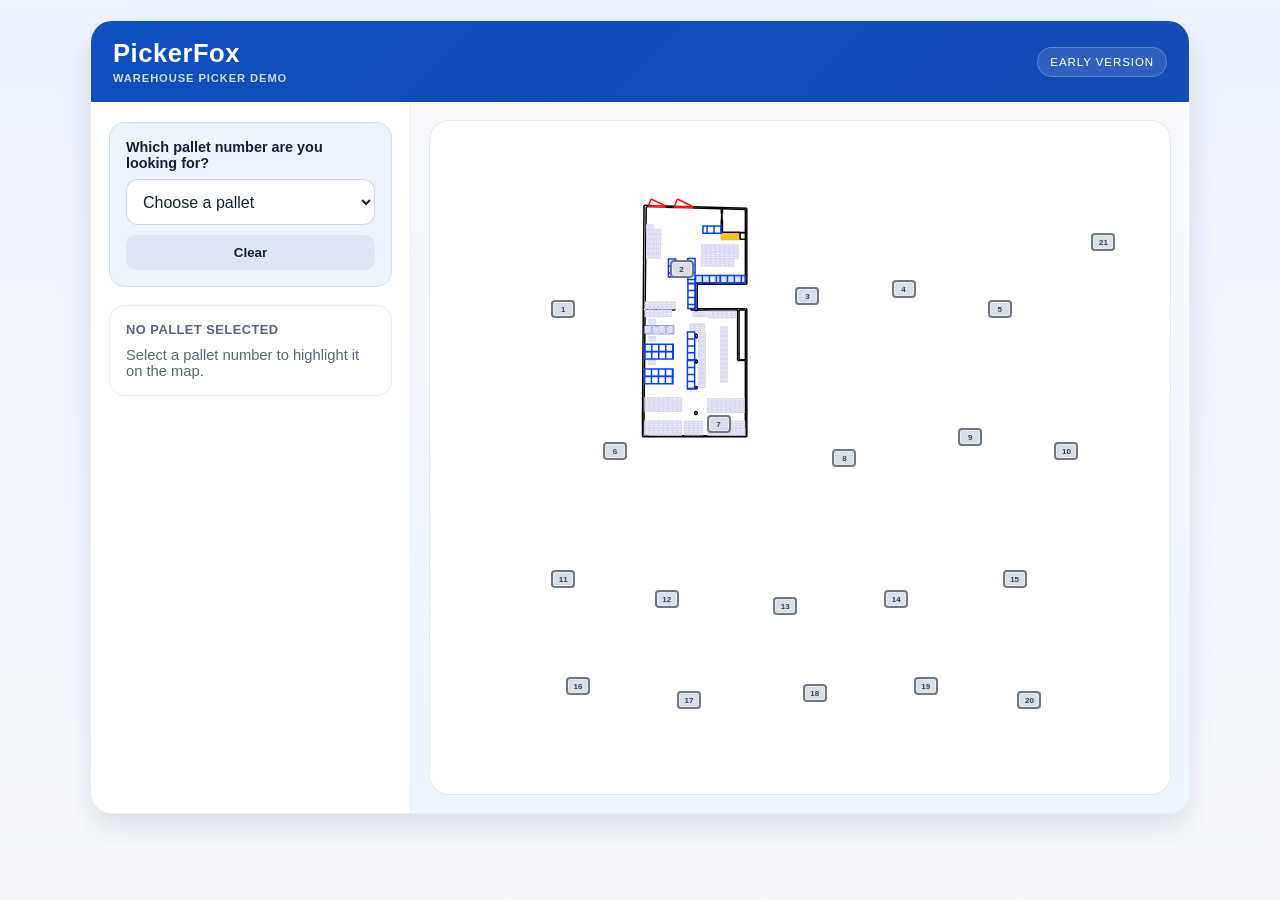
<file: index.html>
<!DOCTYPE html>
<html lang="en">
  <head>
    <meta charset="UTF-8" />
    <meta name="viewport" content="width=device-width, initial-scale=1.0" />
    <title>PickerFox Demo</title>
    <style>
      :root {
        --bg: #f3f6fb;
        --panel: #ffffff;
        --panel-soft: #eef4ff;
        --text: #142033;
        --muted: #58657d;
        --primary: #0f5bd8;
        --primary-soft: rgba(15, 91, 216, 0.12);
        --danger: #e53935;
        --danger-soft: rgba(229, 57, 53, 0.16);
        --neutral: #dfe6f3;
        --shadow: 0 14px 30px rgba(28, 39, 58, 0.12);
      }

      * { box-sizing: border-box; }

      html, body {
        margin: 0;
        min-height: 100%;
        font-family: Arial, Helvetica, sans-serif;
        background: linear-gradient(180deg, #edf3ff 0%, #f7f9fd 100%);
        color: var(--text);
      }

      body {
        display: flex;
        justify-content: center;
        padding: 20px;
      }

      .app {
        width: min(1100px, 100%);
        background: rgba(255,255,255,0.75);
        backdrop-filter: blur(6px);
        border: 1px solid rgba(21, 49, 87, 0.08);
        border-radius: 22px;
        box-shadow: var(--shadow);
        overflow: hidden;
      }

      .topbar {
        display: flex;
        justify-content: space-between;
        align-items: center;
        gap: 16px;
        padding: 18px 22px;
        background: linear-gradient(135deg, #0e4ebd 0%, #144bb4 100%);
        color: #fff;
      }

      .brand {
        font-size: clamp(1.15rem, 2vw, 1.8rem);
        font-weight: 700;
        letter-spacing: 0.02em;
      }

      .brand small {
        display: block;
        font-size: 0.7rem;
        color: rgba(255,255,255,0.8);
        letter-spacing: 0.08em;
        text-transform: uppercase;
        margin-top: 4px;
      }

      .demo-label {
        padding: 8px 12px;
        border-radius: 999px;
        background: rgba(255,255,255,0.12);
        border: 1px solid rgba(255,255,255,0.22);
        font-size: 0.72rem;
        letter-spacing: 0.08em;
        text-transform: uppercase;
      }

      .content {
        display: grid;
        grid-template-columns: 320px minmax(0, 1fr);
      }

      .sidebar {
        background: var(--panel);
        padding: 20px 18px;
        border-right: 1px solid rgba(20, 32, 51, 0.08);
      }

      .search-card {
        background: var(--panel-soft);
        border: 1px solid rgba(15, 91, 216, 0.12);
        border-radius: 16px;
        padding: 16px;
      }

      label {
        display: block;
        font-size: 0.9rem;
        font-weight: 700;
        margin-bottom: 8px;
        color: var(--text);
      }

      .input-wrap {
        display: flex;
        flex-direction: column;
        gap: 10px;
      }

      select {
        width: 100%;
        min-height: 46px;
        border-radius: 12px;
        border: 1px solid rgba(20, 32, 51, 0.18);
        padding: 10px 12px;
        font-size: 1rem;
        color: var(--text);
        background: #fff;
      }

      select:focus {
        outline: 3px solid rgba(15, 91, 216, 0.18);
        border-color: var(--primary);
      }

      .clear-btn {
        appearance: none;
        border: none;
        background: var(--neutral);
        color: var(--text);
        padding: 10px 14px;
        font-weight: 700;
        border-radius: 10px;
        cursor: pointer;
      }

      .result-card {
        margin-top: 18px;
        background: var(--panel);
        border: 1px solid rgba(20, 32, 51, 0.08);
        border-radius: 16px;
        padding: 16px;
      }

      .status {
        font-size: 0.8rem;
        font-weight: 700;
        color: var(--muted);
        letter-spacing: 0.04em;
        text-transform: uppercase;
      }

      .result {
        margin-top: 10px;
        display: grid;
        gap: 8px;
      }

      .result strong {
        font-size: 1.5rem;
      }

      .result .meta {
        color: var(--muted);
        font-size: 0.92rem;
      }

      .map-panel {
        background: linear-gradient(180deg, #f8fafd 0%, #edf5ff 100%);
        padding: 18px;
      }

      .map-shell {
        position: relative;
        width: 100%;
        height: min(75vh, 760px);
        border-radius: 20px;
        overflow: hidden;
        border: 1px solid rgba(20, 32, 51, 0.1);
        background: #fff;
      }

      .map-shell img {
        display: block;
        width: 100%;
        height: 100%;
        object-fit: contain;
        background: #fff;
      }

      .pallet-layer {
        position: absolute;
        inset: 0;
      }

      .pallet {
        position: absolute;
        width: 24px;
        height: 18px;
        border-radius: 4px;
        border: 2px solid rgba(44, 50, 58, 0.6);
        background: #d8dfe8;
        transform: translate(-50%, -50%);
        box-shadow: inset 0 0 0 1px rgba(255,255,255,0.4);
        transition: transform 0.15s ease, background 0.15s ease, box-shadow 0.15s ease;
      }

      .pallet::after {
        content: attr(data-number);
        position: absolute;
        left: 50%;
        top: 50%;
        transform: translate(-50%, -50%);
        font-size: 8px;
        font-weight: 700;
        color: rgba(18, 27, 39, 0.8);
      }

      .pallet.selected {
        background: var(--danger);
        border-color: rgba(102, 14, 13, 0.9);
        box-shadow: 0 0 0 5px rgba(229,57,53,0.18), 0 0 18px rgba(229,57,53,0.56);
        transform: translate(-50%, -50%) scale(1.22);
      }

      .pallet.selected::after {
        color: #fff;
      }

      @media (max-width: 820px) {
        .content {
          grid-template-columns: 1fr;
        }

        .sidebar {
          border-right: none;
          border-bottom: 1px solid rgba(20, 32, 51, 0.08);
        }

        .map-shell {
          height: 62vh;
        }
      }
    </style>
  </head>
  <body>
    <div class="app">
      <div class="topbar">
        <div class="brand">
          PickerFox
          <small>Warehouse picker demo</small>
        </div>
        <div class="demo-label">Early version</div>
      </div>

      <div class="content">
        <aside class="sidebar">
          <div class="search-card">
            <label for="palletSelect">Which pallet number are you looking for?</label>
            <div class="input-wrap">
              <select id="palletSelect">
                <option value="">Choose a pallet</option>
              </select>
              <button class="clear-btn" id="clearBtn" type="button">Clear</button>
            </div>
          </div>

          <div class="result-card">
            <div id="status" class="status">No pallet selected</div>
            <div id="result" class="result">
              <div class="meta">Select a pallet number to highlight it on the map.</div>
            </div>
          </div>
        </aside>

        <main class="map-panel">
          <div class="map-shell">
            <img src="./floorplan_racks_pallets.svg" alt="Warehouse floorplan" />
            <div id="palletLayer" class="pallet-layer" aria-live="polite"></div>
          </div>
        </main>
      </div>
    </div>

    <script>
      const palletMap = [
        { number: 1, pallet: 'P-01', x: 18, y: 28 },
        { number: 2, pallet: 'P-02', x: 34, y: 22 },
        { number: 3, pallet: 'P-03', x: 51, y: 26 },
        { number: 4, pallet: 'P-04', x: 64, y: 25 },
        { number: 5, pallet: 'P-05', x: 77, y: 28 },
        { number: 6, pallet: 'P-06', x: 25, y: 49 },
        { number: 7, pallet: 'P-07', x: 39, y: 45 },
        { number: 8, pallet: 'P-08', x: 56, y: 50 },
        { number: 9, pallet: 'P-09', x: 73, y: 47 },
        { number: 10, pallet: 'P-10', x: 86, y: 49 },
        { number: 11, pallet: 'P-11', x: 18, y: 68 },
        { number: 12, pallet: 'P-12', x: 32, y: 71 },
        { number: 13, pallet: 'P-13', x: 48, y: 72 },
        { number: 14, pallet: 'P-14', x: 63, y: 71 },
        { number: 15, pallet: 'P-15', x: 79, y: 68 },
        { number: 16, pallet: 'P-16', x: 20, y: 84 },
        { number: 17, pallet: 'P-17', x: 35, y: 86 },
        { number: 18, pallet: 'P-18', x: 52, y: 85 },
        { number: 19, pallet: 'P-19', x: 67, y: 84 },
        { number: 20, pallet: 'P-20', x: 81, y: 86 },
        { number: 21, pallet: 'P-21', x: 91, y: 18 }
      ];

      const palletLookup = new Map(palletMap.map(item => [item.number, item]));

      const select = document.getElementById('palletSelect');
      const result = document.getElementById('result');
      const status = document.getElementById('status');
      const palletLayer = document.getElementById('palletLayer');
      const clearBtn = document.getElementById('clearBtn');

      function buildPalletOptions() {
        palletMap.forEach((entry) => {
          const option = document.createElement('option');
          option.value = String(entry.number);
          option.textContent = `Pallet ${entry.number}`;
          select.appendChild(option);
        });
      }

      function createPalletMarkers() {
        palletMap.forEach((entry) => {
          const marker = document.createElement('div');
          marker.className = 'pallet';
          marker.dataset.number = String(entry.number);
          marker.dataset.pallet = entry.pallet;
          marker.style.left = `${entry.x}%`;
          marker.style.top = `${entry.y}%`;
          marker.title = `Pallet ${entry.number} / ${entry.pallet}`;
          palletLayer.appendChild(marker);
        });
      }

      function setSelection(selectedNumber) {
        const markers = [...document.querySelectorAll('.pallet')];
        const selected = markers.find((marker) => Number(marker.dataset.number) === Number(selectedNumber));

        markers.forEach((marker) => marker.classList.remove('selected'));

        if (!selected) {
          status.textContent = 'No pallet selected';
          result.className = 'result';
          result.innerHTML = '<div class="meta">Select a pallet number to highlight it on the map.</div>';
          return;
        }

        selected.classList.add('selected');

        const item = palletLookup.get(Number(selectedNumber));
        status.textContent = 'Pallet found';
        result.className = 'result';
        result.innerHTML = `
          <div><strong>Pallet ${item.number}</strong></div>
          <div class="meta">Code: ${item.pallet}</div>
          <div class="meta">Location: highlighted on the floorplan</div>
        `;
      }

      select.addEventListener('change', (event) => {
        const value = event.target.value;
        if (!value) {
          document.querySelectorAll('.pallet').forEach((el) => el.classList.remove('selected'));
          status.textContent = 'No pallet selected';
          result.className = 'result';
          result.innerHTML = '<div class="meta">Select a pallet number to highlight it on the map.</div>';
          return;
        }

        setSelection(Number(value));
      });

      clearBtn.addEventListener('click', () => {
        select.value = '';
        document.querySelectorAll('.pallet').forEach((el) => el.classList.remove('selected'));
        status.textContent = 'No pallet selected';
        result.className = 'result';
        result.innerHTML = '<div class="meta">Select a pallet number to highlight it on the map.</div>';
      });

      buildPalletOptions();
      createPalletMarkers();
    </script>
  </body>
</html>
</file>
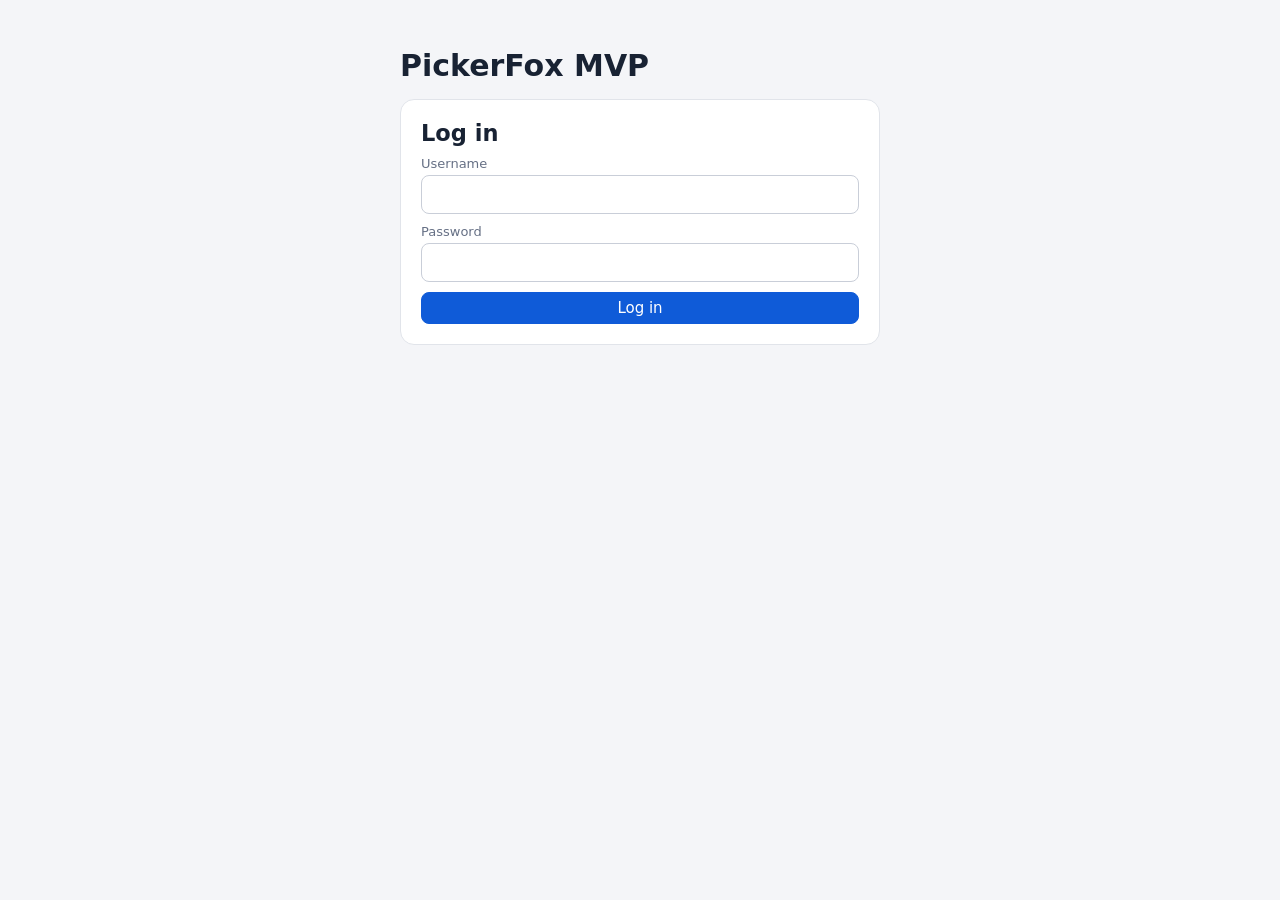
<file: mvp/public/index.html>
<!doctype html>
<html lang="en">
  <head>
    <meta charset="utf-8">
    <meta name="viewport" content="width=device-width, initial-scale=1">
    <title>PickerFox MVP</title>
    <link rel="stylesheet" href="./shared.css?v=__BUILD__">
    <style>
      main { max-width: 520px; margin: 0 auto; padding: 48px 20px; display: grid; gap: 16px; }
      a.card { display: block; padding: 20px; border: 1px solid var(--line); border-radius: 14px; background: #fff; color: inherit; text-decoration: none; }
      a.card:hover { border-color: var(--accent); }
      a.card b { display: block; font-size: 1.2rem; margin-bottom: 4px; }
      .panel { padding: 20px; border: 1px solid var(--line); border-radius: 14px; background: #fff; }
      .who { display: flex; align-items: center; gap: 8px; }
    </style>
  </head>
  <body>
    <main>
      <h1>PickerFox MVP</h1>
      <form id="login" class="panel form" hidden>
        <h2>Log in</h2>
        <label>Username<input id="username" autocomplete="username" autocapitalize="none" required></label>
        <label>Password<input id="password" type="password" autocomplete="current-password" required></label>
        <div id="error" class="error" hidden></div>
        <button class="btn primary" type="submit">Log in</button>
      </form>
      <div id="choices" hidden>
        <div class="who" style="margin-bottom:16px;"><span class="grow">Logged in as <b id="whoName"></b></span><button class="btn" id="logout" type="button">Log out</button></div>
        <div style="display:grid;gap:16px;">
          <a class="card" href="./manager.html"><b>Manager</b><span class="muted">Orders, pick lists, users, issues and connected phones.</span></a>
          <a class="card" href="./editor.html"><b>Layout editor</b><span class="muted">Add, move, turn and remove racks and pallets.</span></a>
          <a class="card" href="./picker.html"><b>Picker</b><span class="muted">Map, product search and assigned pick lists. Best on a phone.</span></a>
        </div>
      </div>
    </main>

    <script src="./shared.js?v=__BUILD__"></script>
    <script>
      const $ = id => document.getElementById(id);
      let state = null;

      function show() {
        const session = PF.currentUser();
        if (session && session.role !== 'admin') {
          location.replace('./picker.html');
          return;
        }
        $('login').hidden = Boolean(session);
        $('choices').hidden = !session;
        if (session) $('whoName').textContent = session.username;
      }

      $('login').addEventListener('submit', async event => {
        event.preventDefault();
        if (!state) return;
        const session = await PF.login(state, $('username').value, $('password').value);
        $('error').hidden = Boolean(session);
        $('error').textContent = session ? '' : 'Wrong username or password.';
        if (session) show();
      });
      $('logout').addEventListener('click', () => PF.logout());

      PF.connect(next => {
        state = next;
        PF.checkSession(state);
        show();
      });
    </script>
  </body>
</html>
</file>
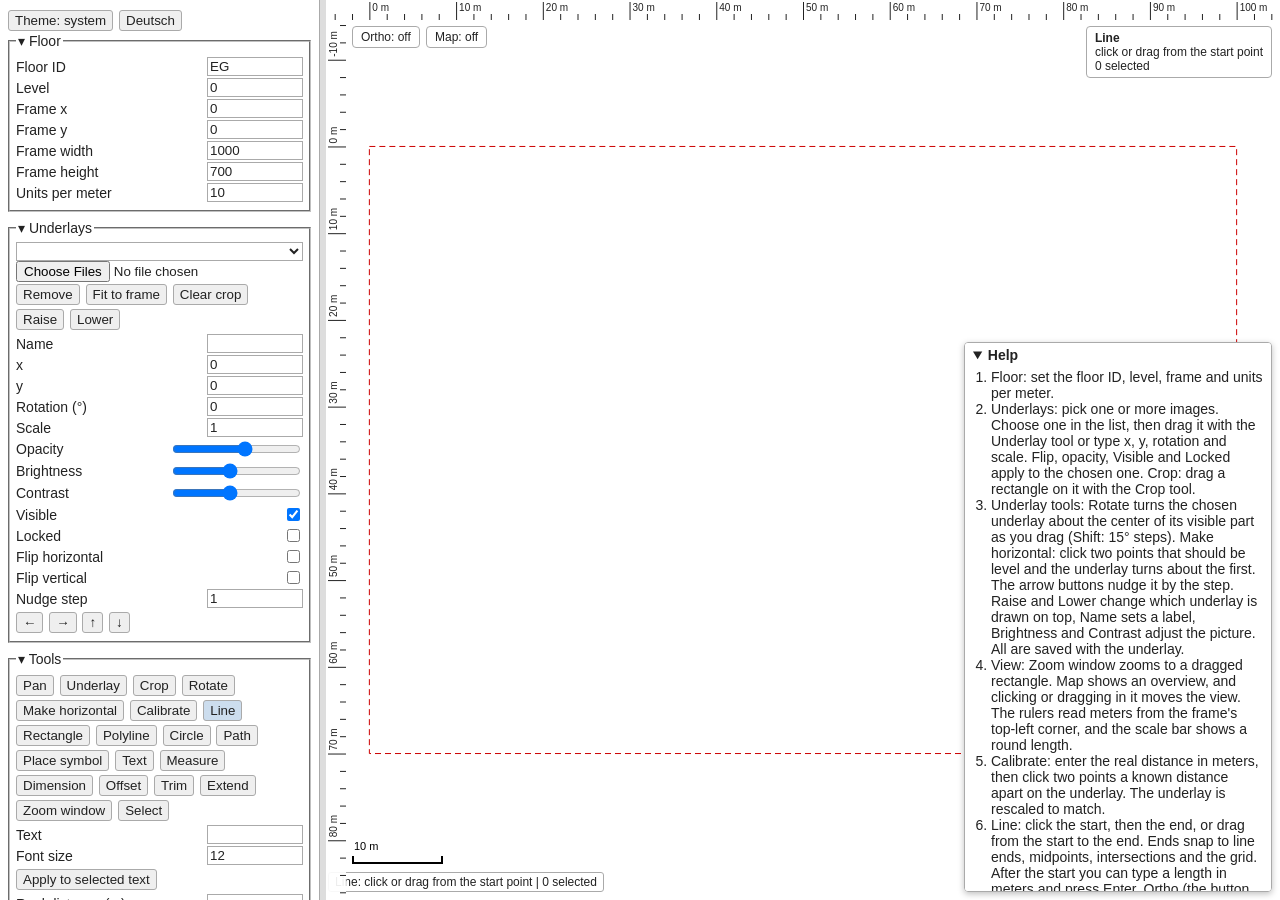
<file: plan-tracer.html>
<!doctype html>
<html lang="en">
<head>
<meta charset="utf-8">
<meta name="viewport" content="width=device-width,initial-scale=1">
<title>Plan Tracer</title>
<style>
  html, body { height: 100%; }
  :root { --bg: #fff; --fg: #222; --border: #aaa; --btn: #efefef; --btn-active: #cde; --input: #fff; --bar: #ddd; --bar-hover: #bbb; --box: rgba(255,255,255,.92); color-scheme: light; }
  @media (prefers-color-scheme: dark) {
    :root:not([data-theme="light"]) { --bg: #23262b; --fg: #e4e6ea; --border: #555; --btn: #363a41; --btn-active: #47608a; --input: #2d3036; --bar: #3a3d44; --bar-hover: #555a63; --box: rgba(35,38,43,.92); color-scheme: dark; }
  }
  :root[data-theme="dark"] { --bg: #23262b; --fg: #e4e6ea; --border: #555; --btn: #363a41; --btn-active: #47608a; --input: #2d3036; --bar: #3a3d44; --bar-hover: #555a63; --box: rgba(35,38,43,.92); color-scheme: dark; }
  body { margin: 0; font: 14px sans-serif; display: flex; background: var(--bg); color: var(--fg); }
  #panel { width: 320px; padding: 8px; overflow-y: auto; border-right: 1px solid var(--border); box-sizing: border-box; }
  @media (max-width: 700px) {
    body { flex-direction: column; }
    #panel { width: 100%; max-height: 40%; border-right: 0; border-bottom: 1px solid #aaa; }
  }
  #resizer { flex: 0 0 6px; background: var(--bar); cursor: col-resize; touch-action: none; }
  #resizer:hover { background: var(--bar-hover); }
  @media (max-width: 700px) { #resizer { cursor: row-resize; } }
  #panel fieldset { margin: 0 0 8px; padding: 6px; }
  #panel label { display: flex; justify-content: space-between; align-items: center; margin: 2px 0; }
  #panel input[type=number], #panel input[type=text] { width: 90px; }
  #panel input[type=number], #panel input[type=text], #panel select { background: var(--input); color: var(--fg); border: 1px solid var(--border); }
  #panel select { width: 100%; }
  #panel button { margin: 2px 2px 2px 0; background: var(--btn); color: var(--fg); border: 1px solid var(--border); border-radius: 3px; padding: 2px 6px; }
  #panel button.active { background: var(--btn-active); }
  #panel legend { cursor: pointer; user-select: none; }
  #panel legend::before { content: '\25BE  '; }
  #panel fieldset.collapsed legend::before { content: '\25B8  '; }
  #panel fieldset.collapsed > :not(legend) { display: none; }
  #view { flex: 1; background: #fff; touch-action: none; }
  #status { position: fixed; left: 328px; bottom: 8px; max-width: calc(100vw - 680px); white-space: nowrap; overflow: hidden; text-overflow: ellipsis; background: var(--box); color: var(--fg); padding: 2px 6px; border: 1px solid var(--border); border-radius: 3px; font-size: 12px; pointer-events: none; }
  @media (max-width: 700px) { #status { left: 8px; } }
  #info { position: fixed; top: 8px; right: 8px; min-width: 150px; background: var(--box); color: var(--fg); padding: 4px 8px; border: 1px solid var(--border); border-radius: 4px; font-size: 12px; pointer-events: none; }
  #info div:first-child { font-weight: bold; }
  #toast { position: fixed; bottom: 44px; transform: translateX(-50%); max-width: 60%; background: rgba(30,30,30,.92); color: #fff; padding: 6px 12px; border-radius: 4px; opacity: 0; transition: opacity .3s; pointer-events: none; }
  #toast.show { opacity: 1; }
  #help { position: fixed; right: 8px; bottom: 8px; max-width: 290px; max-height: 60%; overflow-y: auto; background: var(--bg); color: var(--fg); border: 1px solid var(--border); border-radius: 4px; padding: 4px 8px; box-shadow: 0 2px 6px rgba(0,0,0,.25); }
  #help summary { cursor: pointer; font-weight: bold; }
  #help ol { margin: 6px 0 2px; padding-left: 18px; }
  #panel input[type=color] { width: 50px; padding: 0; }
  #orthoBtn, #mapBtn { position: fixed; top: 8px; left: 334px; background: var(--box); color: var(--fg); border: 1px solid var(--border); border-radius: 4px; padding: 3px 8px; font-size: 12px; cursor: pointer; }
  #orthoBtn.on, #mapBtn.on { background: var(--btn-active); }
  #rulerH, #rulerV { position: fixed; pointer-events: none; }
  #minimap { position: fixed; display: none; width: 180px; height: 130px; background: var(--box); border: 1px solid var(--border); touch-action: none; cursor: pointer; }
  #scaleBar { position: fixed; display: none; height: 6px; border: 2px solid #000; border-top: none; pointer-events: none; }
  #scaleBar span { position: absolute; top: -16px; left: 0; font-size: 11px; color: #000; white-space: nowrap; }
</style>
</head>
<body>
<div id="panel">
  <button id="themeBtn" data-dyn>Theme: system</button>
  <button id="langBtn" data-dyn title="Sprache / Language">Deutsch</button>
  <fieldset>
    <legend>Floor</legend>
    <label>Floor ID <input type="text" id="floorId" value="EG"></label>
    <label>Level <input type="number" id="level" value="0" step="1"></label>
    <label>Frame x <input type="number" id="fx" value="0"></label>
    <label>Frame y <input type="number" id="fy" value="0"></label>
    <label>Frame width <input type="number" id="fw" value="1000"></label>
    <label>Frame height <input type="number" id="fh" value="700"></label>
    <label>Units per meter <input type="number" id="upm" value="10" step="any"></label>
  </fieldset>
  <fieldset>
    <legend>Underlays</legend>
    <select id="underSel"></select>
    <input type="file" id="imgFile" accept="image/*" multiple>
    <button id="underRemove">Remove</button>
    <button id="underFit">Fit to frame</button>
    <button id="cropClear">Clear crop</button>
    <button id="underUp" title="Draw this underlay above the next one">Raise</button>
    <button id="underDown" title="Draw this underlay below the previous one">Lower</button>
    <label>Name <input type="text" id="ulabel"></label>
    <label>x <input type="number" id="ux" value="0" step="any"></label>
    <label>y <input type="number" id="uy" value="0" step="any"></label>
    <label>Rotation (°) <input type="number" id="urot" value="0" step="any"></label>
    <label>Scale <input type="number" id="uscale" value="1" step="any"></label>
    <label>Opacity <input type="range" id="uopacity" min="0.05" max="1" step="0.05" value="0.6"></label>
    <label>Brightness <input type="range" id="ubright" min="0.2" max="2" step="0.05" value="1"></label>
    <label>Contrast <input type="range" id="ucontrast" min="0.2" max="2" step="0.05" value="1"></label>
    <label>Visible <input type="checkbox" id="uvis" checked></label>
    <label>Locked <input type="checkbox" id="ulock"></label>
    <label>Flip horizontal <input type="checkbox" id="uflipx"></label>
    <label>Flip vertical <input type="checkbox" id="uflipy"></label>
    <label>Nudge step <input type="number" id="nudgeStep" value="1" step="any"></label>
    <button id="nudgeL" title="Move the underlay left">&larr;</button>
    <button id="nudgeR" title="Move the underlay right">&rarr;</button>
    <button id="nudgeU" title="Move the underlay up">&uarr;</button>
    <button id="nudgeD" title="Move the underlay down">&darr;</button>
  </fieldset>
  <fieldset>
    <legend>Tools</legend>
    <button data-tool="pan">Pan</button>
    <button data-tool="underlay">Underlay</button>
    <button data-tool="crop">Crop</button>
    <button data-tool="rotate">Rotate</button>
    <button data-tool="horizontal">Make horizontal</button>
    <button data-tool="calibrate">Calibrate</button>
    <button data-tool="line">Line</button>
    <button data-tool="rect">Rectangle</button>
    <button data-tool="polyline">Polyline</button>
    <button data-tool="circle">Circle</button>
    <button data-tool="path">Path</button>
    <button data-tool="symbol">Place symbol</button>
    <button data-tool="text">Text</button>
    <button data-tool="measure">Measure</button>
    <button data-tool="dimension">Dimension</button>
    <button data-tool="offset">Offset</button>
    <button data-tool="trim">Trim</button>
    <button data-tool="extend">Extend</button>
    <button data-tool="zoomwin">Zoom window</button>
    <button data-tool="select">Select</button>
    <label>Text <input type="text" id="textValue"></label>
    <label>Font size <input type="number" id="fontSize" value="12" step="any"></label>
    <button id="applyText">Apply to selected text</button>
    <label>Real distance (m) <input type="number" id="calDist" value="" step="any"></label>
    <label>Line thickness <input type="number" id="lineW" value="1.5" min="0.5" step="0.5"></label>
    <label>Line color <input type="color" id="lineC" value="#000000"></label>
    <button id="applyLine">Apply to selected lines</button>
    <label>Offset distance (m) <input type="number" id="offDist" value="1" step="any"></label>
    <label>Path: smooth curve <input type="checkbox" id="pathSmooth"></label>
    <label>Path: closed <input type="checkbox" id="pathClosed"></label>
    <label>Attach new text to the element under the click <input type="checkbox" id="attachNew" checked></label>
  </fieldset>
  <fieldset>
    <legend>Symbols</legend>
    <select id="symType"></select>
    <label>Width (m) <input type="number" id="symW" value="1" step="any"></label>
    <label>Depth (m) <input type="number" id="symD" value="1" step="any"></label>
    <label>Rotation <select id="symRot"><option value="0">0°</option><option value="90">90°</option><option value="180">180°</option><option value="270">270°</option></select></label>
    <button id="symApply" title="Apply type, size and rotation to the selected symbol">Apply to selected symbol</button>
    <button id="symRotate" title="Turn the selected symbols by 90 degrees">Rotate 90°</button>
  </fieldset>
  <fieldset>
    <legend>Layers</legend>
    <select id="layerSel"></select>
    <label>Name <input type="text" id="layerName"></label>
    <button id="layerAdd">Add</button>
    <button id="layerRename">Rename</button>
    <button id="layerDel" title="Delete the layer; its elements move to the first remaining layer">Delete</button>
    <label>Visible <input type="checkbox" id="layerVis" checked></label>
    <label>Locked <input type="checkbox" id="layerLock"></label>
    <button id="toLayer" title="Move the selected elements to the chosen layer">Move selected here</button>
  </fieldset>
  <fieldset>
    <legend>Edit</legend>
    <button id="undo">Undo</button>
    <button id="redo">Redo</button>
    <button id="del">Delete</button>
    <button id="dup">Duplicate</button>
    <button id="selAll">Select all</button>
    <button id="attachText" title="Select one text and one element, then attach the text to the element">Attach text</button>
    <button id="detachText" title="Make the selected texts free again">Detach text</button>
    <label>Element ID <input type="text" id="elId"></label>
    <button id="applyId">Rename ID</button>
    <button id="joinCol" title="Join touching or overlapping collinear lines of the same thickness and color">Join collinear</button>
  </fieldset>
  <fieldset>
    <legend>Arrange</legend>
    <button data-arrange="left">Align left</button>
    <button data-arrange="right">Align right</button>
    <button data-arrange="top">Align top</button>
    <button data-arrange="bottom">Align bottom</button>
    <button data-arrange="centerx">Center horizontally</button>
    <button data-arrange="centery">Center vertically</button>
    <button data-arrange="distx">Distribute horizontally</button>
    <button data-arrange="disty">Distribute vertically</button>
  </fieldset>
  <fieldset>
    <legend>View and aids</legend>
    <button id="zoomIn">Zoom in</button>
    <button id="zoomOut">Zoom out</button>
    <button id="zoomFrame">Zoom to frame</button>
    <button id="zoomDraw">Zoom to drawing</button>
    <label>Show grid <input type="checkbox" id="showGrid"></label>
    <label>Grid spacing <input type="number" id="gridSize" value="10" step="any"></label>
    <label>Snap to grid <input type="checkbox" id="snapGrid"></label>
    <label>Ortho (45°) <input type="checkbox" id="ortho"></label>
    <label>Tracking guides <input type="checkbox" id="tracking" checked></label>
    <label>Rulers and scale bar <input type="checkbox" id="rulers" checked></label>
    <label>Chain lines <input type="checkbox" id="chain"></label>
  </fieldset>
  <fieldset>
    <legend>File</legend>
    <label>Include underlay reference <input type="checkbox" id="includeUnder" checked></label>
    <button id="open">Open</button>
    <button id="save">Save</button>
    <button id="exportPng">Export PNG</button>
    <button id="newDoc" data-dyn>New</button>
    <input type="file" id="openFile" accept=".svg" hidden>
  </fieldset>
</div>
<div id="resizer" title="Drag to resize the panel"></div>
<svg id="view" xmlns="http://www.w3.org/2000/svg">
  <defs>
    <pattern id="gridPat" patternUnits="userSpaceOnUse" width="10" height="10"><path id="gridPath" d="M 10 0 L 0 0 L 0 10" fill="none" stroke="#999"/></pattern>
  </defs>
  <g id="underlays"></g>
  <g id="trace"></g>
  <g id="ui" pointer-events="none">
    <rect id="grid" fill="url(#gridPat)" visibility="hidden"/>
    <rect id="frame" fill="none" stroke="#c00" stroke-dasharray="6 4" vector-effect="non-scaling-stroke"/>
    <g id="guides"></g>
    <polyline id="polyPrev" fill="none" stroke="#0a0" stroke-width="1.5" vector-effect="non-scaling-stroke" visibility="hidden"/>
    <circle id="circlePrev" fill="none" stroke="#0a0" stroke-width="1.5" vector-effect="non-scaling-stroke" visibility="hidden"/>
    <line id="preview" stroke="#0a0" stroke-width="1.5" vector-effect="non-scaling-stroke" visibility="hidden"/>
    <rect id="rubber" fill="rgba(0,100,255,.1)" stroke="#06c" stroke-dasharray="4 3" vector-effect="non-scaling-stroke" visibility="hidden"/>
    <g id="handles"></g>
    <path id="snapMark" fill="none" stroke="#e0a000" stroke-width="2" vector-effect="non-scaling-stroke" visibility="hidden"/>
    <text id="textPreview" fill="#06c" opacity="0.6" visibility="hidden"></text>
  </g>
</svg>
<div id="status"></div>
<div id="info"></div>
<div id="toast"></div>
<canvas id="rulerH"></canvas>
<canvas id="rulerV"></canvas>
<button id="orthoBtn" data-dyn title="Orthogonal drawing and moving (also while Shift is held)">Ortho: off</button>
<button id="mapBtn" data-dyn title="Show or hide the overview map">Map: off</button>
<canvas id="minimap" width="180" height="130"></canvas>
<div id="scaleBar"><span id="scaleTxt"></span></div>
<details id="help" open>
  <summary>Help</summary>
  <ol>
    <li>Floor: set the floor ID, level, frame and units per meter.</li>
    <li>Underlays: pick one or more images. Choose one in the list, then drag it with the Underlay tool or type x, y, rotation and scale. Flip, opacity, Visible and Locked apply to the chosen one. Crop: drag a rectangle on it with the Crop tool.</li>
    <li>Underlay tools: Rotate turns the chosen underlay about the center of its visible part as you drag (Shift: 15° steps). Make horizontal: click two points that should be level and the underlay turns about the first. The arrow buttons nudge it by the step. Raise and Lower change which underlay is drawn on top, Name sets a label, Brightness and Contrast adjust the picture. All are saved with the underlay.</li>
    <li>View: Zoom window zooms to a dragged rectangle. Map shows an overview, and clicking or dragging in it moves the view. The rulers read meters from the frame's top-left corner, and the scale bar shows a round length.</li>
    <li>Calibrate: enter the real distance in meters, then click two points a known distance apart on the underlay. The underlay is rescaled to match.</li>
    <li>Line: click the start, then the end, or drag from the start to the end. Ends snap to line ends, midpoints, intersections and the grid. After the start you can type a length in meters and press Enter. Ortho (the button on the drawing, the checkbox, or Shift) locks 45° steps; it makes rectangles square and keeps moves and line-end drags on one axis. Chain lines continues from the last end. Esc cancels.</li>
    <li>Rectangle: click two opposite corners. Measure: click two points to read the distance. Dimension: click two points, then where the dimension line goes.</li>
    <li>Polyline and Path: click the points, then right-click, Enter or a second click on the last point to finish (Path can be a smooth curve, open or closed). Circle: click the center, then a point on the circle. Select a shape to drag its vertices or its radius. Every element has an ID, shown and renamable in Edit.</li>
    <li>Symbols: choose a type, set the width and depth in meters, then click with Place symbol; the symbol is centered on the click. Select one to change its size, type or rotation, or turn it by 90°.</li>
    <li>Text on an element: with the Text tool, a click on a line, polyline, path, circle or symbol attaches the text to it (the option can be switched off); it then follows the element, lies along lines and can be dragged to set its offset. Select one text and one element and use Attach text or Detach text to change it later. Deleting an element deletes its attached texts.</li>
    <li>Layers: add, rename and delete layers, hide or lock the chosen one, and move the selected elements to it. New elements go to the chosen layer. Hidden layers are not drawn, snapped to or exported; locked layers cannot be picked.</li>
    <li>Offset: select lines, set the distance in meters, choose Offset and click the side. Trim: click the part of a line to remove between its crossings. Extend: click a line near the end to lengthen it to the next line.</li>
    <li>Line thickness and color apply to new lines; use Apply to selected lines to change existing ones. Edit has Select all (Ctrl+A) and Join collinear; Arrange aligns and distributes the selection.</li>
    <li>Text: type it in the Text field, choose the Text tool, click where it goes.</li>
    <li>Select: click an element, Shift-click to add, drag on empty space to select a box, drag to move, drag a line end to reshape. Select one text to edit it and use Apply to selected text. Delete, Duplicate, Undo and Redo work on the selection.</li>
    <li>Pan: Pan tool, middle mouse button, or two fingers. Zoom: wheel, pinch or the Zoom buttons.</li>
    <li>Right-click ends a chain or cancels a pending point. The marker at the cursor shows the snap: square = end, triangle = midpoint, X = intersection, plus = grid, circle = aligned with another point, bar with ticks = extension of a line, right angle = perpendicular, two slashes = parallel, diamond = polar angle.</li>
    <li>Tracking guides (dashed green, switched by the checkbox): the cursor snaps level with the ends and midpoints of lines and with the start point, onto the extension of a line beyond its end, and where two guides cross. While drawing it also snaps to the perpendicular foot on a line, parallel to a line you hovered over, and to 0, 30, 45, 60, 90 degrees and so on around the start point. Ortho turns the tracking off while a line is being drawn.</li>
    <li>Export PNG saves the frame area as a picture. Theme cycles system, light and dark. Click a section title to collapse it.</li>
    <li>Work is autosaved in this browser. Save writes the plan SVG; untick "Include underlay reference" to leave the images out. Open reads a plan SVG; pick the underlay images again to see them.</li>
  </ol>
</details>
<script>
const NS = 'http://www.w3.org/2000/svg';
const $ = id => document.getElementById(id);
const view = $('view'), gUnder = $('underlays'), gTrace = $('trace');
const frameRect = $('frame'), preview = $('preview'), rubber = $('rubber'), gHandles = $('handles');
const gridRect = $('grid'), snapMark = $('snapMark'), textPrev = $('textPreview'), gGuides = $('guides'), polyPrev = $('polyPrev'), circlePrev = $('circlePrev');

// State
let unders = [], activeU = -1, uidCounter = 0;
let tool = 'line', startPt = null, calib = null, hover = null;
let sel = new Set(), undoS = [], redoS = [];
let drag = null, tap = null, gesture = null, shiftDown = false;
const ptrs = new Map();
let snapKind = null, lastP = null, dirty = false;
let dimB = null, typed = '';
let guides = [], trackSkip = null, parRef = null, prevTool = 'line', curClient = null, poly = [];

const num = id => parseFloat($(id).value) || 0;

// Toast: a short message at the bottom centre of the drawing
let toastTimer = null;
const msg = t => {
  const el = $('toast'), r = view.getBoundingClientRect();
  el.style.left = (r.left + r.width / 2) + 'px';
  el.textContent = t;
  el.classList.add('show');
  clearTimeout(toastTimer);
  toastTimer = setTimeout(() => el.classList.remove('show'), 3500);
};
const scale = () => view.getScreenCTM().a;

// Language: English strings are the keys; DE maps them to German. Plan files and layer names stay language-neutral.
const DE = { "Floor": "Geschoss", "Floor ID": "Geschoss-ID", "Level": "Ebene", "Frame x": "Rahmen x", "Frame y": "Rahmen y", "Frame width": "Rahmenbreite", "Frame height": "Rahmenhöhe", "Units per meter": "Einheiten pro Meter", "Underlays": "Unterlagen", "Remove": "Entfernen", "Fit to frame": "In Rahmen einpassen", "Clear crop": "Zuschnitt löschen", "Raise": "Nach oben", "Lower": "Nach unten", "Name": "Name", "Rotation (°)": "Drehung (°)", "Scale": "Maßstab", "Opacity": "Deckkraft", "Brightness": "Helligkeit", "Contrast": "Kontrast", "Visible": "Sichtbar", "Locked": "Gesperrt", "Flip horizontal": "Horizontal spiegeln", "Flip vertical": "Vertikal spiegeln", "Nudge step": "Schrittweite", "Tools": "Werkzeuge", "Pan": "Verschieben", "Underlay": "Unterlage", "Crop": "Zuschneiden", "Rotate": "Drehen", "Make horizontal": "Waagerecht ausrichten", "Calibrate": "Kalibrieren", "Line": "Linie", "Rectangle": "Rechteck", "Polyline": "Polylinie", "Circle": "Kreis", "Path": "Pfad", "Place symbol": "Symbol setzen", "Text": "Text", "Measure": "Messen", "Dimension": "Bemaßung", "Offset": "Versetzen", "Trim": "Stutzen", "Extend": "Verlängern", "Zoom window": "Zoomfenster", "Select": "Auswählen", "Font size": "Schriftgröße", "Apply to selected text": "Auf gewählten Text anwenden", "Real distance (m)": "Reale Strecke (m)", "Line thickness": "Linienstärke", "Line color": "Linienfarbe", "Apply to selected lines": "Auf gewählte Linien anwenden", "Offset distance (m)": "Versatz (m)", "Path: smooth curve": "Pfad: glatte Kurve", "Path: closed": "Pfad: geschlossen", "Attach new text to the element under the click": "Neuen Text am Element unter dem Klick anheften", "Symbols": "Symbole", "Width (m)": "Breite (m)", "Depth (m)": "Tiefe (m)", "Rotation": "Drehung", "Apply to selected symbol": "Auf gewähltes Symbol anwenden", "Rotate 90°": "90° drehen", "Layers": "Ebenen", "Add": "Hinzufügen", "Rename": "Umbenennen", "Delete": "Löschen", "Move selected here": "Auswahl hierher verschieben", "Edit": "Bearbeiten", "Undo": "Rückgängig", "Redo": "Wiederholen", "Duplicate": "Duplizieren", "Select all": "Alles auswählen", "Attach text": "Text anheften", "Detach text": "Text lösen", "Element ID": "Element-ID", "Rename ID": "ID umbenennen", "Join collinear": "Kollineare verbinden", "Arrange": "Anordnen", "Align left": "Links ausrichten", "Align right": "Rechts ausrichten", "Align top": "Oben ausrichten", "Align bottom": "Unten ausrichten", "Center horizontally": "Horizontal zentrieren", "Center vertically": "Vertikal zentrieren", "Distribute horizontally": "Horizontal verteilen", "Distribute vertically": "Vertikal verteilen", "View and aids": "Ansicht und Hilfen", "Zoom in": "Vergrößern", "Zoom out": "Verkleinern", "Zoom to frame": "Auf Rahmen zoomen", "Zoom to drawing": "Auf Zeichnung zoomen", "Show grid": "Raster anzeigen", "Grid spacing": "Rasterweite", "Snap to grid": "Am Raster fangen", "Ortho (45°)": "Ortho (45°)", "Tracking guides": "Spurführungslinien", "Rulers and scale bar": "Lineale und Maßstabsleiste", "Chain lines": "Linienzug", "File": "Datei", "Include underlay reference": "Unterlage als Referenz einbinden", "Open": "Öffnen", "Save": "Speichern", "Export PNG": "PNG exportieren", "New": "Neu", "Help": "Hilfe", "Draw this underlay above the next one": "Diese Unterlage über der nächsten zeichnen", "Draw this underlay below the previous one": "Diese Unterlage unter der vorherigen zeichnen", "Move the underlay left": "Unterlage nach links verschieben", "Move the underlay right": "Unterlage nach rechts verschieben", "Move the underlay up": "Unterlage nach oben verschieben", "Move the underlay down": "Unterlage nach unten verschieben", "Apply type, size and rotation to the selected symbol": "Typ, Größe und Drehung auf das gewählte Symbol anwenden", "Turn the selected symbols by 90 degrees": "Gewählte Symbole um 90 Grad drehen", "Delete the layer; its elements move to the first remaining layer": "Ebene löschen; ihre Elemente wandern in die erste verbleibende Ebene", "Move the selected elements to the chosen layer": "Gewählte Elemente in die gewählte Ebene verschieben", "Select one text and one element, then attach the text to the element": "Einen Text und ein Element wählen, dann den Text am Element anheften", "Make the selected texts free again": "Gewählte Texte wieder freigeben", "Join touching or overlapping collinear lines of the same thickness and color": "Sich berührende oder überlappende kollineare Linien gleicher Stärke und Farbe verbinden", "Drag to resize the panel": "Ziehen, um die Leiste zu vergrößern", "Orthogonal drawing and moving (also while Shift is held)": "Orthogonal zeichnen und verschieben (auch bei gedrückter Umschalttaste)", "Show or hide the overview map": "Übersichtskarte ein- oder ausblenden", "Floor: set the floor ID, level, frame and units per meter.": "Geschoss: Geschoss-ID, Ebene, Rahmen und Einheiten pro Meter festlegen.", "Underlays: pick one or more images. Choose one in the list, then drag it with the Underlay tool or type x, y, rotation and scale. Flip, opacity, Visible and Locked apply to the chosen one. Crop: drag a rectangle on it with the Crop tool.": "Unterlagen: ein oder mehrere Bilder wählen. In der Liste eines auswählen, dann mit dem Werkzeug Unterlage ziehen oder x, y, Drehung und Maßstab eintippen. Spiegeln, Deckkraft, Sichtbar und Gesperrt gelten für die gewählte Unterlage. Zuschneiden: mit dem Werkzeug Zuschneiden ein Rechteck darauf ziehen.", "Underlay tools: Rotate turns the chosen underlay about the center of its visible part as you drag (Shift: 15° steps). Make horizontal: click two points that should be level and the underlay turns about the first. The arrow buttons nudge it by the step. Raise and Lower change which underlay is drawn on top, Name sets a label, Brightness and Contrast adjust the picture. All are saved with the underlay.": "Unterlagen-Werkzeuge: Drehen dreht die gewählte Unterlage beim Ziehen um die Mitte ihres sichtbaren Teils (Umschalt: 15°-Schritte). Waagerecht ausrichten: zwei Punkte anklicken, die auf gleicher Höhe liegen sollen; die Unterlage dreht sich um den ersten. Die Pfeiltasten verschieben sie um die Schrittweite. Nach oben und Nach unten bestimmen, welche Unterlage oben liegt, Name vergibt eine Bezeichnung, Helligkeit und Kontrast passen das Bild an. Alles wird mit der Unterlage gespeichert.", "View: Zoom window zooms to a dragged rectangle. Map shows an overview, and clicking or dragging in it moves the view. The rulers read meters from the frame's top-left corner, and the scale bar shows a round length.": "Ansicht: Zoomfenster zoomt auf ein aufgezogenes Rechteck. Karte zeigt eine Übersicht; Klicken oder Ziehen darin verschiebt die Ansicht. Die Lineale zeigen Meter ab der oberen linken Ecke des Rahmens, die Maßstabsleiste eine runde Länge.", "Calibrate: enter the real distance in meters, then click two points a known distance apart on the underlay. The underlay is rescaled to match.": "Kalibrieren: die reale Strecke in Metern eingeben, dann zwei Punkte mit bekanntem Abstand auf der Unterlage anklicken. Die Unterlage wird entsprechend skaliert.", "Line: click the start, then the end, or drag from the start to the end. Ends snap to line ends, midpoints, intersections and the grid. After the start you can type a length in meters and press Enter. Ortho (the button on the drawing, the checkbox, or Shift) locks 45° steps; it makes rectangles square and keeps moves and line-end drags on one axis. Chain lines continues from the last end. Esc cancels.": "Linie: Anfang und dann Ende anklicken oder vom Anfang zum Ende ziehen. Enden rasten an Linienenden, Mittelpunkten, Schnittpunkten und am Raster ein. Nach dem Anfang kann eine Länge in Metern getippt und mit Enter bestätigt werden. Ortho (die Schaltfläche auf der Zeichnung, das Kontrollkästchen oder Umschalt) rastet in 45°-Schritten ein; Rechtecke werden quadratisch, Verschieben und Ziehen von Linienenden bleiben auf einer Achse. Linienzug setzt am letzten Ende fort. Esc bricht ab.", "Rectangle: click two opposite corners. Measure: click two points to read the distance. Dimension: click two points, then where the dimension line goes.": "Rechteck: zwei gegenüberliegende Ecken anklicken. Messen: zwei Punkte anklicken, um den Abstand abzulesen. Bemaßung: zwei Punkte anklicken, dann die Lage der Maßlinie.", "Polyline and Path: click the points, then right-click, Enter or a second click on the last point to finish (Path can be a smooth curve, open or closed). Circle: click the center, then a point on the circle. Select a shape to drag its vertices or its radius. Every element has an ID, shown and renamable in Edit.": "Polylinie und Pfad: Punkte anklicken, zum Beenden Rechtsklick, Enter oder ein zweiter Klick auf den letzten Punkt (ein Pfad kann eine glatte Kurve, offen oder geschlossen sein). Kreis: Mittelpunkt und dann einen Punkt auf dem Kreis anklicken. Eine Form auswählen, um ihre Eckpunkte oder ihren Radius zu ziehen. Jedes Element hat eine ID, die unter Bearbeiten angezeigt und umbenannt werden kann.", "Symbols: choose a type, set the width and depth in meters, then click with Place symbol; the symbol is centered on the click. Select one to change its size, type or rotation, or turn it by 90°.": "Symbole: einen Typ wählen, Breite und Tiefe in Metern festlegen, dann mit Symbol setzen klicken; das Symbol wird auf dem Klick zentriert. Ein Symbol auswählen, um Größe, Typ oder Drehung zu ändern oder es um 90° zu drehen.", "Text on an element: with the Text tool, a click on a line, polyline, path, circle or symbol attaches the text to it (the option can be switched off); it then follows the element, lies along lines and can be dragged to set its offset. Select one text and one element and use Attach text or Detach text to change it later. Deleting an element deletes its attached texts.": "Text an einem Element: Ein Klick mit dem Textwerkzeug auf eine Linie, Polylinie, einen Pfad, Kreis oder ein Symbol heftet den Text daran an (die Option lässt sich abschalten); er folgt dann dem Element, liegt entlang von Linien und kann zum Einstellen des Abstands gezogen werden. Einen Text und ein Element wählen und Text anheften oder Text lösen verwenden, um es später zu ändern. Beim Löschen eines Elements werden seine angehefteten Texte mitgelöscht.", "Layers: add, rename and delete layers, hide or lock the chosen one, and move the selected elements to it. New elements go to the chosen layer. Hidden layers are not drawn, snapped to or exported; locked layers cannot be picked.": "Ebenen: Ebenen hinzufügen, umbenennen und löschen, die gewählte ausblenden oder sperren und die gewählten Elemente dorthin verschieben. Neue Elemente kommen in die gewählte Ebene. Ausgeblendete Ebenen werden weder gezeichnet noch gefangen noch exportiert; gesperrte Ebenen lassen sich nicht anwählen.", "Offset: select lines, set the distance in meters, choose Offset and click the side. Trim: click the part of a line to remove between its crossings. Extend: click a line near the end to lengthen it to the next line.": "Versetzen: Linien auswählen, Abstand in Metern einstellen, Versetzen wählen und die Seite anklicken. Stutzen: den Teil einer Linie zwischen ihren Schnittpunkten anklicken, um ihn zu entfernen. Verlängern: eine Linie nahe dem Ende anklicken, um sie bis zur nächsten Linie zu verlängern.", "Line thickness and color apply to new lines; use Apply to selected lines to change existing ones. Edit has Select all (Ctrl+A) and Join collinear; Arrange aligns and distributes the selection.": "Linienstärke und -farbe gelten für neue Linien; bestehende ändert man mit Auf gewählte Linien anwenden. Bearbeiten enthält Alles auswählen (Strg+A) und Kollineare verbinden; Anordnen richtet die Auswahl aus und verteilt sie.", "Text: type it in the Text field, choose the Text tool, click where it goes.": "Text: im Textfeld eingeben, das Textwerkzeug wählen und dorthin klicken, wo der Text hin soll.", "Select: click an element, Shift-click to add, drag on empty space to select a box, drag to move, drag a line end to reshape. Select one text to edit it and use Apply to selected text. Delete, Duplicate, Undo and Redo work on the selection.": "Auswählen: ein Element anklicken, mit Umschalt-Klick hinzufügen, auf leerer Fläche ziehen für einen Auswahlrahmen, ziehen zum Verschieben, ein Linienende ziehen zum Verformen. Einen Text auswählen, um ihn zu bearbeiten, und Auf gewählten Text anwenden verwenden. Löschen, Duplizieren, Rückgängig und Wiederholen wirken auf die Auswahl.", "Pan: Pan tool, middle mouse button, or two fingers. Zoom: wheel, pinch or the Zoom buttons.": "Verschieben: Werkzeug Verschieben, mittlere Maustaste oder zwei Finger. Zoom: Mausrad, Pinch-Geste oder die Zoom-Schaltflächen.", "Right-click ends a chain or cancels a pending point. The marker at the cursor shows the snap: square = end, triangle = midpoint, X = intersection, plus = grid, circle = aligned with another point, bar with ticks = extension of a line, right angle = perpendicular, two slashes = parallel, diamond = polar angle.": "Rechtsklick beendet einen Linienzug oder verwirft einen offenen Punkt. Die Markierung am Cursor zeigt den Fang: Quadrat = Endpunkt, Dreieck = Mittelpunkt, X = Schnittpunkt, Plus = Raster, Kreis = fluchtend mit einem anderen Punkt, Balken mit Strichen = Verlängerung einer Linie, rechter Winkel = senkrecht, zwei Schrägstriche = parallel, Raute = Polarwinkel.", "Tracking guides (dashed green, switched by the checkbox): the cursor snaps level with the ends and midpoints of lines and with the start point, onto the extension of a line beyond its end, and where two guides cross. While drawing it also snaps to the perpendicular foot on a line, parallel to a line you hovered over, and to 0, 30, 45, 60, 90 degrees and so on around the start point. Ortho turns the tracking off while a line is being drawn.": "Spurführungslinien (grün gestrichelt, per Kontrollkästchen schaltbar): Der Cursor rastet auf gleicher Höhe mit den Enden und Mittelpunkten von Linien und mit dem Startpunkt ein, auf der Verlängerung einer Linie über ihr Ende hinaus und dort, wo sich zwei Führungslinien kreuzen. Beim Zeichnen rastet er außerdem auf dem Lotfußpunkt einer Linie, parallel zu einer überfahrenen Linie und bei 0, 30, 45, 60, 90 Grad usw. um den Startpunkt ein. Ortho schaltet die Spurführung beim Zeichnen einer Linie ab.", "Export PNG saves the frame area as a picture. Theme cycles system, light and dark. Click a section title to collapse it.": "PNG exportieren speichert den Rahmenbereich als Bild. Design wechselt zwischen System, Hell und Dunkel. Ein Klick auf einen Abschnittstitel klappt ihn zu.", "Work is autosaved in this browser. Save writes the plan SVG; untick \"Include underlay reference\" to leave the images out. Open reads a plan SVG; pick the underlay images again to see them.": "Die Arbeit wird automatisch in diesem Browser gespeichert. Speichern schreibt die Plan-SVG; \"Unterlage als Referenz einbinden\" abwählen, um die Bilder wegzulassen. Öffnen liest eine Plan-SVG; die Unterlagen-Bilder müssen erneut gewählt werden, um sie zu sehen.", "drag to pan": "zum Verschieben ziehen", "drag the chosen underlay": "die gewählte Unterlage ziehen", "drag a rectangle on the underlay": "Rechteck auf der Unterlage aufziehen", "click the second point": "zweiten Punkt anklicken", "click the first point": "ersten Punkt anklicken", "click the end point or type a length, right-click to finish": "Endpunkt anklicken oder Länge tippen, Rechtsklick beendet", "click or drag from the start point": "Startpunkt anklicken oder von dort ziehen", "click where the dimension line goes": "dorthin klicken, wo die Maßlinie verlaufen soll", "drag around the chosen underlay to turn it, Shift for 15° steps": "um die gewählte Unterlage ziehen, um sie zu drehen, Umschalt für 15°-Schritte", "click the first of two points that should be level": "ersten von zwei Punkten anklicken, die auf gleicher Höhe liegen sollen", "drag a rectangle to zoom to": "Rechteck zum Hineinzoomen aufziehen", "select lines, then click the side to offset them": "Linien auswählen, dann die Seite für den Versatz anklicken", "click the part of a line to remove": "den zu entfernenden Teil einer Linie anklicken", "click a line near the end to extend": "eine Linie nahe dem Ende zum Verlängern anklicken", "click the next point, right-click or Enter to finish": "nächsten Punkt anklicken, Rechtsklick oder Enter beendet", "click the first point (Smooth curve and Closed are in Tools)": "ersten Punkt anklicken (Glatte Kurve und Geschlossen unter Werkzeuge)", "click a point on the circle": "Punkt auf dem Kreis anklicken", "click the center": "Mittelpunkt anklicken", "click where the symbol goes (centered)": "dorthin klicken, wo das Symbol hin soll (zentriert)", "click the opposite corner": "gegenüberliegende Ecke anklicken", "click a corner": "Ecke anklicken", "click where the text goes": "dorthin klicken, wo der Text hin soll", "click or drag to select": "zum Auswählen klicken oder ziehen", "{0} selected": "{0} gewählt", "length {0}": "Länge {0}", "length {0} at {1}": "Länge {0} bei {1}", "typed length {0} m, Enter to place": "eingegebene Länge {0} m, Enter zum Setzen", "total length {0}": "Gesamtlänge {0}", "drawing length {0}": "Zeichenlänge {0}", "angle {0}": "Winkel {0}", "typed length {0} m": "eingegebene Länge {0} m", "Ortho: {0}": "Ortho: {0}", "Map: {0}": "Karte: {0}", "Theme: {0}": "Design: {0}", "on": "an", "off": "aus", "system": "System", "light": "Hell", "dark": "Dunkel", "Really clear?": "Wirklich leeren?", "(hidden)": "(ausgeblendet)", "(locked)": "(gesperrt)", "(image missing)": "(Bild fehlt)", "Stairs": "Treppe", "Shelf or rack": "Regal", "Door with swing": "Tür mit Aufschlag", "Gate or roller door": "Tor oder Rolltor", "Loading dock door": "Rampentor", "Column": "Stütze", "Pallet": "Palette", "Ramp": "Rampe", "Elevator": "Aufzug", "Underlay turned by {0}°.": "Unterlage um {0}° gedreht.", "Underlay loaded: {0}": "Unterlage geladen: {0}", "Could not load image: {0}": "Bild konnte nicht geladen werden: {0}", "The active layer is hidden or locked.": "Die aktive Ebene ist ausgeblendet oder gesperrt.", "Select a text element first.": "Zuerst ein Textelement auswählen.", "Select a line, shape or symbol first.": "Zuerst eine Linie, Form oder ein Symbol auswählen.", "Select at least three elements.": "Mindestens drei Elemente auswählen.", "Select at least two elements.": "Mindestens zwei Elemente auswählen.", "Already arranged.": "Bereits angeordnet.", "Nothing to join.": "Nichts zu verbinden.", "Joined {0} lines into {1}.": "{0} Linien zu {1} verbunden.", "Enter an offset distance above zero.": "Einen Versatz größer als null eingeben.", "Select the lines first, then choose Offset and click the side.": "Zuerst die Linien auswählen, dann Versetzen wählen und die Seite anklicken.", "Click a line.": "Eine Linie anklicken.", "No crossing line to trim at.": "Keine kreuzende Linie zum Stutzen.", "Click a line near the end to extend.": "Eine Linie nahe dem Ende zum Verlängern anklicken.", "No line to extend to.": "Keine Linie, bis zu der verlängert werden kann.", "Click at least {0} points.": "Mindestens {0} Punkte anklicken.", "Enter the text in the Text field first.": "Zuerst den Text im Textfeld eingeben.", "Distance: {0}": "Abstand: {0}", "Click to one side of the measured line.": "Auf eine Seite der gemessenen Linie klicken.", "Pick an underlay image first.": "Zuerst ein Unterlagenbild wählen.", "The underlay is locked.": "Die Unterlage ist gesperrt.", "Enter the real distance in meters first.": "Zuerst die reale Strecke in Metern eingeben.", "Underlay scale set to {0}": "Maßstab der Unterlage auf {0} gesetzt", "Set units per meter and type a length above zero.": "Einheiten pro Meter festlegen und eine Länge größer als null tippen.", "Move the cursor in the direction of the line first.": "Zuerst den Cursor in Richtung der Linie bewegen.", "Select a symbol first.": "Zuerst ein Symbol auswählen.", "Select one text and one element to attach it to.": "Einen Text und ein Element zum Anheften wählen.", "Select an attached text first.": "Zuerst einen angehefteten Text auswählen.", "Select one element first.": "Zuerst ein Element auswählen.", "An ID starts with a letter and has only letters, digits and underscores.": "Eine ID beginnt mit einem Buchstaben und enthält nur Buchstaben, Ziffern und Unterstriche.", "That ID is already used.": "Diese ID wird bereits verwendet.", "A layer with that name exists.": "Eine Ebene mit diesem Namen existiert bereits.", "The last layer cannot be deleted.": "Die letzte Ebene kann nicht gelöscht werden.", "Layer deleted; its elements moved to {0}.": "Ebene gelöscht; ihre Elemente wurden nach {0} verschoben.", "Select elements that are on another layer first.": "Zuerst Elemente auswählen, die auf einer anderen Ebene liegen.", "Error: {0}": "Fehler: {0}", "Cannot save: {0}.": "Speichern nicht möglich: {0}.", "Saved.": "Gespeichert.", "the frame width and height must be above zero": "Rahmenbreite und -höhe müssen größer als null sein", "the floor ID is empty": "die Geschoss-ID ist leer", "units per meter must be above zero": "Einheiten pro Meter müssen größer als null sein", "Cannot export: the frame width and height must be above zero.": "Export nicht möglich: Rahmenbreite und -höhe müssen größer als null sein.", "Could not create the PNG.": "Das PNG konnte nicht erstellt werden.", "PNG saved.": "PNG gespeichert.", "Not an SVG file.": "Keine SVG-Datei.", "Opened. Pick the underlay images again: {0}": "Geöffnet. Unterlagenbilder erneut wählen: {0}", "Opened.": "Geöffnet.", "Cleared.": "Geleert.", "Restored the autosave from {0}.": "Automatische Sicherung von {0} wiederhergestellt.", "Pick the underlay images again.": "Unterlagenbilder erneut wählen." };
let lang = 'en';
const tr = (s, ...a) => {
  let r = lang === 'de' && DE[s] !== undefined ? DE[s] : s;
  a.forEach((v, i) => { r = r.split('{' + i + '}').join(v); });
  return r;
};
const i18nOrig = new Map();   // text node or element -> original English
function applyLang() {
  document.documentElement.lang = lang;
  const roots = ['panel', 'help', 'resizer', 'orthoBtn', 'mapBtn'].map($);
  const setText = (n, en) => {
    const m = /^(\s*)([\s\S]*?)(\s*)$/.exec(en), key = m[2].replace(/\s+/g, ' ');
    n.nodeValue = m[1] + (lang === 'de' && DE[key] !== undefined ? DE[key] : m[2]) + m[3];
  };
  for (const r of roots) {
    const skip = e => e.closest('[data-dyn]') || e.closest('select');
    const w = document.createTreeWalker(r, NodeFilter.SHOW_TEXT);
    for (let n; (n = w.nextNode());) {
      if (!n.nodeValue.trim() || skip(n.parentElement)) continue;
      if (!i18nOrig.has(n)) i18nOrig.set(n, n.nodeValue);
      setText(n, i18nOrig.get(n));
    }
    for (const e of [r, ...r.querySelectorAll('[title]')]) {
      if (!e.hasAttribute('title') || e.id === 'langBtn') continue;
      if (!i18nOrig.has(e)) i18nOrig.set(e, e.getAttribute('title'));
      const en = i18nOrig.get(e);
      e.setAttribute('title', lang === 'de' && DE[en] !== undefined ? DE[en] : en);
    }
  }
  $('langBtn').textContent = lang === 'de' ? 'English' : 'Deutsch';
  fillSymTypes(); syncControls(); syncLayers(); applyTheme(); syncOrtho(); syncMap();
  clearTimeout(newArmed); newArmed = null; $('newDoc').textContent = tr('New');
  updateStatus();
}
function setLang(l) { lang = l; ui.lang = l; uiSave(); applyLang(); }


function frame() { return { x: num('fx'), y: num('fy'), w: num('fw'), h: num('fh') }; }
function curU() { return unders[activeU] || null; }

// Viewport
function setView(x, y, w, h) {
  view.setAttribute('viewBox', `${x} ${y} ${w} ${h}`);
  updateGrid(); drawHandles();
  ui.view = [x, y, w, h]; uiSaveSoon();
  drawRulers(); schedMap();
}
function vb() { return view.viewBox.baseVal; }
function fitBox(x, y, w, h) {
  const m = Math.max(w, h) * 0.05;
  setView(x - m, y - m, w + 2 * m, h + 2 * m);
}
function fitCamera() { const f = frame(); fitBox(f.x, f.y, f.w, f.h); }
function zoomAt(p, f) {
  const v = vb();
  setView(p.x - (p.x - v.x) * f, p.y - (p.y - v.y) * f, v.width * f, v.height * f);
}
function zoomCenter(f) { const v = vb(); zoomAt({ x: v.x + v.width / 2, y: v.y + v.height / 2 }, f); }
function zoomDrawing() {
  if (!gTrace.children.length) { fitCamera(); return; }
  const b = gTrace.getBBox();
  fitBox(b.x, b.y, Math.max(b.width, 1), Math.max(b.height, 1));
}

function applyFrame() {
  const f = frame();
  for (const [k, v] of [['x', f.x], ['y', f.y], ['width', f.w], ['height', f.h]]) {
    frameRect.setAttribute(k, v); gridRect.setAttribute(k, v);
  }
  updateGrid(); drawRulers(); schedMap();
  for (const e of gTrace.children) if (kindOf(e) === 'symbol') buildSymbol(e);   // symbols are sized in meters
}

function updateGrid() {
  const s = num('gridSize');
  const on = $('showGrid').checked && s > 0;
  gridRect.setAttribute('visibility', on ? 'visible' : 'hidden');
  if (!on) return;
  const f = frame();
  const pat = $('gridPat');
  pat.setAttribute('width', s); pat.setAttribute('height', s);
  pat.setAttribute('x', f.x); pat.setAttribute('y', f.y);
  $('gridPath').setAttribute('d', `M ${s} 0 L 0 0 L 0 ${s}`);
  $('gridPath').setAttribute('stroke-width', 1 / scale());
}

function toPt(cx, cy) {
  const p = view.createSVGPoint();
  p.x = cx; p.y = cy;
  return p.matrixTransform(view.getScreenCTM().inverse());
}
const toSvg = ev => toPt(ev.clientX, ev.clientY);

// Underlays
function uTransform(u) {
  const sx = (u.flipX ? -1 : 1) * u.scale, sy = (u.flipY ? -1 : 1) * u.scale;
  return `translate(${u.x} ${u.y}) rotate(${u.rot}) scale(${sx} ${sy}) translate(${u.flipX ? -u.w : 0} ${u.flipY ? -u.h : 0})`;
}

function renderU(u) {
  if (!u.el) return;
  u.el.setAttribute('transform', uTransform(u));
  u.el.setAttribute('opacity', u.opacity);
  u.el.setAttribute('display', u.vis ? 'inline' : 'none');
  u.el.style.filter = u.bright !== 1 || u.contrast !== 1 ? `brightness(${u.bright}) contrast(${u.contrast})` : '';
  schedMap();
  if (u.crop) {
    u.clipRect.setAttribute('x', u.crop.x); u.clipRect.setAttribute('y', u.crop.y);
    u.clipRect.setAttribute('width', u.crop.w); u.clipRect.setAttribute('height', u.crop.h);
    u.el.setAttribute('clip-path', `url(#clip${u.id})`);
  } else u.el.removeAttribute('clip-path');
}

function rebuildUnderDom() {
  gUnder.textContent = '';
  const defs = document.createElementNS(NS, 'defs');
  gUnder.appendChild(defs);
  for (const u of unders) {
    u.el = null; u.clipRect = null;
    if (!u.url) continue;
    const cp = document.createElementNS(NS, 'clipPath');
    cp.setAttribute('id', 'clip' + u.id);
    u.clipRect = document.createElementNS(NS, 'rect');
    cp.appendChild(u.clipRect); defs.appendChild(cp);
    u.el = document.createElementNS(NS, 'image');
    u.el.setAttribute('href', u.url);
    u.el.setAttribute('width', u.w); u.el.setAttribute('height', u.h);
    gUnder.appendChild(u.el);
    renderU(u);
  }
}

const underName = u => (u.label || u.name) + (u.url ? '' : ' ' + tr('(image missing)'));

function syncControls() {
  const s = $('underSel');
  s.textContent = '';
  unders.forEach((u, i) => {
    const o = document.createElement('option');
    o.value = i; o.textContent = underName(u);
    s.appendChild(o);
  });
  const u = curU();
  if (!u) return;
  s.value = activeU;
  $('ulabel').value = u.label; $('ubright').value = u.bright; $('ucontrast').value = u.contrast;
  $('ux').value = u.x; $('uy').value = u.y; $('urot').value = u.rot; $('uscale').value = u.scale;
  $('uopacity').value = u.opacity; $('uvis').checked = u.vis; $('ulock').checked = u.locked;
  $('uflipx').checked = u.flipX; $('uflipy').checked = u.flipY;
}

function readControls() {
  const u = curU();
  if (!u) return;
  u.x = num('ux'); u.y = num('uy'); u.rot = num('urot');
  u.scale = num('uscale') || 1; u.opacity = num('uopacity') || 0.6;
  u.bright = num('ubright') || 1; u.contrast = num('ucontrast') || 1;
  u.vis = $('uvis').checked; u.locked = $('ulock').checked;
  u.flipX = $('uflipx').checked; u.flipY = $('uflipy').checked;
  renderU(u); changed();
}

function newUnder(name, url, w, h) {
  return { id: ++uidCounter, name, url, w, h, x: 0, y: 0, rot: 0, scale: w ? frame().w / w : 1,
    vis: true, opacity: 0.6, flipX: false, flipY: false, locked: false, crop: null, el: null, clipRect: null,
    label: '', bright: 1, contrast: 1 };
}

// Underlay geometry: a point of the image in the drawing, the center of its visible part, angles
function uWorld(u, lx, ly) {
  const sx = (u.flipX ? -1 : 1) * u.scale, sy = (u.flipY ? -1 : 1) * u.scale;
  const px = (lx + (u.flipX ? -u.w : 0)) * sx, py = (ly + (u.flipY ? -u.h : 0)) * sy;
  const r = u.rot * Math.PI / 180, c = Math.cos(r), s = Math.sin(r);
  return { x: u.x + px * c - py * s, y: u.y + px * s + py * c };
}
const localCenter = u => u.crop ? { x: u.crop.x + u.crop.w / 2, y: u.crop.y + u.crop.h / 2 } : { x: u.w / 2, y: u.h / 2 };
const normDeg = d => ((d + 180) % 360 + 360) % 360 - 180;
const r3 = v => +v.toFixed(3);

// Turn the underlay about the point a so that the line a-b becomes horizontal (the smaller turn)
function makeHorizontal(u, a, b) {
  if (Math.hypot(b.x - a.x, b.y - a.y) < 1e-9) return;
  const ang = Math.atan2(b.y - a.y, b.x - a.x) * 180 / Math.PI;
  const delta = ang > 90 ? 180 - ang : ang < -90 ? -180 - ang : -ang;
  const r = delta * Math.PI / 180, c = Math.cos(r), s = Math.sin(r), dx = u.x - a.x, dy = u.y - a.y;
  u.x = r3(a.x + dx * c - dy * s); u.y = r3(a.y + dx * s + dy * c);
  u.rot = r3(normDeg(u.rot + delta));
  renderU(u); syncControls(); changed();
  msg(tr('Underlay turned by {0}°.', delta.toFixed(2)));
}

function addUnderlayFile(file) {
  const url = URL.createObjectURL(file);
  const probe = new Image();
  probe.onload = () => {
    let u = unders.find(q => q.name === file.name && !q.url);
    if (u) u.url = url;
    else { u = newUnder(file.name, url, probe.naturalWidth, probe.naturalHeight); unders.push(u); }
    u.w = probe.naturalWidth; u.h = probe.naturalHeight; u.bitmap = probe;
    activeU = unders.indexOf(u);
    rebuildUnderDom(); syncControls(); changed();
    msg(tr('Underlay loaded: {0}', u.name));
  };
  probe.onerror = () => msg(tr('Could not load image: {0}', file.name));
  probe.src = url;
}

// Geometry helpers
const segOf = l => ({ x1: +l.getAttribute('x1'), y1: +l.getAttribute('y1'), x2: +l.getAttribute('x2'), y2: +l.getAttribute('y2') });
function distSeg(p, s) {
  const dx = s.x2 - s.x1, dy = s.y2 - s.y1, L = dx * dx + dy * dy;
  let t = L ? ((p.x - s.x1) * dx + (p.y - s.y1) * dy) / L : 0;
  t = Math.max(0, Math.min(1, t));
  return Math.hypot(p.x - (s.x1 + t * dx), p.y - (s.y1 + t * dy));
}
function intersect(a, b) {
  const d = (a.x2 - a.x1) * (b.y2 - b.y1) - (a.y2 - a.y1) * (b.x2 - b.x1);
  if (Math.abs(d) < 1e-9) return null;
  const t = ((b.x1 - a.x1) * (b.y2 - b.y1) - (b.y1 - a.y1) * (b.x2 - b.x1)) / d;
  const u = ((b.x1 - a.x1) * (a.y2 - a.y1) - (b.y1 - a.y1) * (a.x2 - a.x1)) / d;
  if (t < 0 || t > 1 || u < 0 || u > 1) return null;
  return { x: a.x1 + t * (a.x2 - a.x1), y: a.y1 + t * (a.y2 - a.y1) };
}

// Tracking: dashed guides that the cursor snaps to (alignment, extension, parallel, polar) and the perpendicular foot
const TRACK_ANGLES = [0, 30, 45, 60, 90, 120, 135, 150, 180, 210, 225, 240, 270, 300, 315, 330];
const isDrawing = () => !!startPt && (LINE_TOOLS.includes(tool) || (tool === 'dimension' && !dimB));
const orthoLock = () => !!startPt && LINE_TOOLS.includes(tool) && orthoOn();
const TRACK_RANK = { par: 0, polar: 1, ext: 2, align: 3 };

function trackLines(p, tol) {
  const T = [], refs = [];
  for (const l of traceLines()) {
    if (l === trackSkip) continue;
    const s = segOf(l), L = Math.hypot(s.x2 - s.x1, s.y2 - s.y1);
    refs.push({ x: s.x1, y: s.y1 }, { x: s.x2, y: s.y2 }, { x: (s.x1 + s.x2) / 2, y: (s.y1 + s.y2) / 2 });
    if (!L) continue;
    const ux = (s.x2 - s.x1) / L, uy = (s.y2 - s.y1) / L;
    T.push({ ox: s.x2, oy: s.y2, dx: ux, dy: uy, kind: 'ext', ray: true }, { ox: s.x1, oy: s.y1, dx: -ux, dy: -uy, kind: 'ext', ray: true });
  }
  if (startPt) refs.push(startPt);
  if (dimB) refs.push(dimB);
  for (const r of refs) T.push({ ox: r.x, oy: r.y, dx: 1, dy: 0, kind: 'align' }, { ox: r.x, oy: r.y, dx: 0, dy: 1, kind: 'align' });
  if (isDrawing() && Math.hypot(p.x - startPt.x, p.y - startPt.y) > 2 * tol) {
    for (const a of TRACK_ANGLES) {
      const r = a * Math.PI / 180;
      T.push({ ox: startPt.x, oy: startPt.y, dx: Math.cos(r), dy: -Math.sin(r), kind: 'polar', ray: true });
    }
    if (parRef && parRef.isConnected) {
      const s = segOf(parRef), L = Math.hypot(s.x2 - s.x1, s.y2 - s.y1);
      if (L) {
        const ux = (s.x2 - s.x1) / L, uy = (s.y2 - s.y1) / L;
        T.push({ ox: startPt.x, oy: startPt.y, dx: ux, dy: uy, kind: 'par', ray: true }, { ox: startPt.x, oy: startPt.y, dx: -ux, dy: -uy, kind: 'par', ray: true });
      }
    }
  }
  return T;
}

// The tracking line or crossing of two tracking lines nearest the cursor, within the tolerance; null when none
function trackSnap(p, tol) {
  const hits = [];
  for (const L of trackLines(p, tol)) {
    const vx = p.x - L.ox, vy = p.y - L.oy, t = vx * L.dx + vy * L.dy;
    if (L.ray && t < 0) continue;
    const d = Math.abs(vx * L.dy - vy * L.dx);
    if (d < tol) hits.push({ L, d, pt: { x: L.kind === 'align' && L.dx === 0 ? L.ox : L.ox + L.dx * t, y: L.kind === 'align' && L.dy === 0 ? L.oy : L.oy + L.dy * t } });
  }
  if (!hits.length) return null;
  const rank = h => TRACK_RANK[h.L.kind];
  let cross = null;
  for (let i = 0; i < hits.length; i++) for (let j = i + 1; j < hits.length; j++) {
    const A = hits[i].L, B = hits[j].L, den = A.dx * B.dy - A.dy * B.dx;
    if (Math.abs(den) < 1e-6) continue;
    const tA = ((B.ox - A.ox) * B.dy - (B.oy - A.oy) * B.dx) / den;
    const tB = ((B.ox - A.ox) * A.dy - (B.oy - A.oy) * A.dx) / den;
    if ((A.ray && tA < -1e-9) || (B.ray && tB < -1e-9)) continue;
    const I = { x: A.ox + A.dx * tA, y: A.oy + A.dy * tA };
    for (const Q of [A, B]) { if (Q.kind === 'align' && Q.dx === 0) I.x = Q.ox; if (Q.kind === 'align' && Q.dy === 0) I.y = Q.oy; }
    const dd = Math.hypot(I.x - p.x, I.y - p.y);
    if (dd < 2 * tol && (!cross || dd < cross.dd)) cross = { I, dd, hi: hits[i], hj: hits[j] };
  }
  const pick = (pt, hs) => {
    const best = hs.slice().sort((a, b) => rank(a) - rank(b))[0];
    return { p: { x: r6(pt.x), y: r6(pt.y) }, kind: best.L.kind, guides: hs.map(h => ({ a: { x: h.L.ox, y: h.L.oy }, b: { x: r6(pt.x), y: r6(pt.y) } })) };
  };
  if (cross) return pick(cross.I, [cross.hi, cross.hj]);
  const best = hits.slice().sort((a, b) => rank(a) - rank(b) || a.d - b.d)[0];
  return pick(best.pt, [best]);
}

// Perpendicular foot of the start point on the nearest line, when the cursor is near it
function perpSnap(p, tol) {
  let best = null, bd = tol;
  for (const l of traceLines()) {
    const s = segOf(l), dx = s.x2 - s.x1, dy = s.y2 - s.y1, L2 = dx * dx + dy * dy;
    if (!L2) continue;
    const t = ((startPt.x - s.x1) * dx + (startPt.y - s.y1) * dy) / L2;
    if (t < 0 || t > 1) continue;
    const f = { x: r6(s.x1 + t * dx), y: r6(s.y1 + t * dy) }, d = Math.hypot(f.x - p.x, f.y - p.y);
    if (d < bd) { bd = d; best = f; }
  }
  return best;
}

// Snap to line ends, midpoints, intersections, then tracking, then the grid
function snapPoint(p) {
  guides = [];
  const tol = 8 / scale();
  const segs = traceLines().map(segOf);
  let best = null, bd = tol;
  const cand = (x, y, kind) => { const d = Math.hypot(x - p.x, y - p.y); if (d < bd) { bd = d; best = { x, y, kind }; } };
  for (const s of segs) { cand(s.x1, s.y1, 'end'); cand(s.x2, s.y2, 'end'); cand((s.x1 + s.x2) / 2, (s.y1 + s.y2) / 2, 'mid'); }
  const near = segs.filter(s => distSeg(p, s) < tol);
  for (let i = 0; i < near.length; i++) for (let j = i + 1; j < near.length; j++) {
    const ip = intersect(near[i], near[j]);
    if (ip) cand(ip.x, ip.y, 'int');
  }
  if (best) { snapKind = best.kind; return best; }
  if ($('tracking').checked && !orthoLock()) {
    const f = isDrawing() ? perpSnap(p, tol) : null;
    if (f) { snapKind = 'perp'; guides = [{ a: { x: startPt.x, y: startPt.y }, b: f }]; return f; }
    const r = trackSnap(p, tol);
    if (r) { snapKind = r.kind; guides = r.guides; return r.p; }
  }
  const g = num('gridSize');
  if ($('snapGrid').checked && g > 0) {
    const f = frame();
    snapKind = 'grid';
    return { x: f.x + Math.round((p.x - f.x) / g) * g, y: f.y + Math.round((p.y - f.y) / g) * g };
  }
  snapKind = null;
  return { x: r3(p.x), y: r3(p.y) };   // a free point is kept to a thousandth of a unit
}

function orthoPoint(a, p) {
  const ang = Math.round(Math.atan2(p.y - a.y, p.x - a.x) / (Math.PI / 4)) * (Math.PI / 4);
  const dx = Math.cos(ang), dy = Math.sin(ang);
  const d = (p.x - a.x) * dx + (p.y - a.y) * dy;
  return { x: a.x + dx * d, y: a.y + dy * d };
}

const orthoOn = () => $('ortho').checked || shiftDown;
const LINE_TOOLS = ['line', 'measure', 'calibrate', 'polyline', 'path'];
const r6 = v => +v.toFixed(6);

function drawPoint(raw) {
  let p = snapPoint(raw);
  if (startPt && LINE_TOOLS.includes(tool) && orthoOn()) { p = orthoPoint(startPt, p); snapKind = null; }
  return p;
}

// Second corner of a rectangle; with ortho on the rectangle is a square
function rectPoint(raw) {
  let q = snapPoint(raw);
  if (startPt && orthoOn()) {
    const dx = q.x - startPt.x, dy = q.y - startPt.y, s = Math.max(Math.abs(dx), Math.abs(dy));
    q = { x: startPt.x + (dx < 0 ? -s : s), y: startPt.y + (dy < 0 ? -s : s) };
    snapKind = null;
  }
  return q;
}

// End of a line whose length was typed (meters), in the direction of the cursor point q
function typedEnd(q) {
  const len = parseFloat(typed) * num('upm'), d = Math.hypot(q.x - startPt.x, q.y - startPt.y);
  if (!(len > 0) || !d) return q;
  return { x: r6(startPt.x + (q.x - startPt.x) * len / d), y: r6(startPt.y + (q.y - startPt.y) * len / d) };
}

// Dimension line through p, parallel to a-b; null when p lies on the measured line
function dimGeom(a, b, p) {
  const L = Math.hypot(b.x - a.x, b.y - a.y);
  if (!L) return null;
  const nx = -(b.y - a.y) / L, ny = (b.x - a.x) / L;
  const o = (p.x - a.x) * nx + (p.y - a.y) * ny;
  if (Math.abs(o) < 1e-9) return null;
  const sg = Math.sign(o);
  return { a2: { x: r6(a.x + nx * o), y: r6(a.y + ny * o) }, b2: { x: r6(b.x + nx * o), y: r6(b.y + ny * o) }, nx: sg * nx, ny: sg * ny, len: L };
}

// Trace elements, selection and history
const curStyle = () => ({ w: num('lineW') > 0 ? num('lineW') : 1.5, c: $('lineC').value || '#000000' });
const lineColor = e => e.getAttribute('data-color') || '#000';
const hex6 = c => /^#[0-9a-f]{6}$/i.test(c) ? c : /^#[0-9a-f]{3}$/i.test(c) ? '#' + [...c.slice(1)].map(h => h + h).join('') : '#000000';

// Layers, ids and element kinds. Traced elements are kept flat in #trace; each has an id and a data-layer.
let layers = [{ name: 'Default', visible: true, locked: false }], activeLayer = 'Default', idN = 0;
const layerByName = n => layers.find(l => l.name === n);
const layerOf = e => layerByName(e.getAttribute('data-layer') || '') || layers[0];
const visibleEl = e => layerOf(e).visible;
const editableEl = e => { const l = layerOf(e); return l.visible && !l.locked; };
const traceEls = () => [...gTrace.children];
const traceLines = () => traceEls().filter(e => e.tagName === 'line' && visibleEl(e));
const kindOf = e => e.hasAttribute('data-symbol') ? 'symbol' : e.tagName;
const isShape = e => kindOf(e) !== 'text';
const byId = id => traceEls().find(e => e.id === id) || null;
const ID_PREFIX = { line: 'line', polyline: 'poly', circle: 'circle', path: 'path', text: 'text', symbol: 'sym' };
function newId(kind) {
  let id;
  do { id = ID_PREFIX[kind] + (++idN); } while (byId(id));
  return id;
}
function stamp(e, kind) { e.setAttribute('id', newId(kind)); e.setAttribute('data-layer', activeLayer); return e; }
function parsePts(s) { return (s || '').trim().split(/\s+/).filter(Boolean).map(t => { const [x, y] = t.split(',').map(Number); return { x, y }; }); }
const ptsStr = pts => pts.map(p => r6(p.x) + ',' + r6(p.y)).join(' ');

// The real color is kept in data-color; stroke is overwritten while a shape is selected or hovered
function styleShape(e, st) {
  e.setAttribute('stroke', st.c); e.setAttribute('data-color', st.c); e.setAttribute('stroke-width', st.w);
  e.setAttribute('vector-effect', 'non-scaling-stroke');
  return e;
}
const svgEl = n => document.createElementNS(NS, n);
function mkLine(x1, y1, x2, y2, st = curStyle()) {
  const l = svgEl('line');
  l.setAttribute('x1', x1); l.setAttribute('y1', y1); l.setAttribute('x2', x2); l.setAttribute('y2', y2);
  return stamp(styleShape(l, st), 'line');
}
function mkPoly(pts, st = curStyle()) {
  const e = svgEl('polyline');
  e.setAttribute('points', ptsStr(pts)); e.setAttribute('fill', 'none');
  return stamp(styleShape(e, st), 'polyline');
}
function mkCircle(cx, cy, r, st = curStyle()) {
  const e = svgEl('circle');
  e.setAttribute('cx', r6(cx)); e.setAttribute('cy', r6(cy)); e.setAttribute('r', r6(r)); e.setAttribute('fill', 'none');
  return stamp(styleShape(e, st), 'circle');
}

// A path through the points: straight segments, or a smooth curve (Catmull-Rom as cubic Beziers), open or closed
function pathD(pts, smooth, closed) {
  if (pts.length < 2) return '';
  const f = v => r6(v);
  if (!smooth || pts.length < 3) return 'M ' + pts.map(p => f(p.x) + ' ' + f(p.y)).join(' L ') + (closed ? ' Z' : '');
  const n = pts.length, P = i => closed ? pts[(i + n) % n] : pts[Math.max(0, Math.min(n - 1, i))];
  let d = 'M ' + f(pts[0].x) + ' ' + f(pts[0].y);
  for (let i = 0; i < (closed ? n : n - 1); i++) {
    const p0 = P(i - 1), p1 = P(i), p2 = P(i + 1), p3 = P(i + 2);
    d += ` C ${f(p1.x + (p2.x - p0.x) / 6)} ${f(p1.y + (p2.y - p0.y) / 6)} ${f(p2.x - (p3.x - p1.x) / 6)} ${f(p2.y - (p3.y - p1.y) / 6)} ${f(p2.x)} ${f(p2.y)}`;
  }
  return d + (closed ? ' Z' : '');
}
function setPts(e, pts) {
  if (e.tagName === 'polyline') e.setAttribute('points', ptsStr(pts));
  else { e.setAttribute('data-points', ptsStr(pts)); e.setAttribute('d', pathD(pts, e.getAttribute('data-smooth') === 'true', e.getAttribute('data-closed') === 'true')); }
}
function mkPath(pts, smooth, closed, st = curStyle()) {
  const e = svgEl('path');
  e.setAttribute('data-smooth', smooth); e.setAttribute('data-closed', closed); e.setAttribute('fill', 'none');
  setPts(e, pts);
  return stamp(styleShape(e, st), 'path');
}
function mkText(x, y, s, size) {
  const t = svgEl('text');
  t.setAttribute('x', x); t.setAttribute('y', y);
  t.setAttribute('font-size', size); t.setAttribute('fill', '#000');
  t.textContent = s;
  return stamp(t, 'text');
}

// Warehouse symbols: drawn in meters (scaled by units per meter), rotated in 90 degree steps, kept as a named group
const SYMBOLS = {
  stairs: { name: 'Stairs', w: 1.2, d: 3, shapes: (w, d) => {
    const s = [{ d: `M0 0H${w}V${d}H0Z` }];
    for (let y = 0.3; y < d - 0.05; y += 0.3) s.push({ d: `M0 ${r6(y)}H${w}` });
    s.push({ d: `M${w / 2} ${d * 0.9}V${d * 0.1}M${w / 2 - 0.12} ${d * 0.1 + 0.25}L${w / 2} ${d * 0.1}L${w / 2 + 0.12} ${d * 0.1 + 0.25}` });
    return s; } },
  rack: { name: 'Shelf or rack', w: 2.7, d: 1.1, shapes: (w, d) => {
    const s = [{ d: `M0 0H${w}V${d}H0Z` }];
    for (let x = 1.35; x < w - 0.05; x += 1.35) s.push({ d: `M${r6(x)} 0V${d}` });
    return s; } },
  door: { name: 'Door with swing', w: 0.9, d: 0.9, square: true, shapes: w => [
    { d: `M0 ${w}H${w}` }, { d: `M0 ${w}V0` }, { d: `M0 0A${w} ${w} 0 0 1 ${w} ${w}` }] },
  gate: { name: 'Gate or roller door', w: 3, d: 0.2, shapes: (w, d) => [
    { d: `M0 0H${w}V${d}H0Z` }, { d: `M0 ${d / 2}H${w}`, dash: true }] },
  dock: { name: 'Loading dock door', w: 3, d: 0.5, shapes: (w, d) => [
    { d: `M0 0H${w}V${d}H0Z` }, { d: `M-0.25 ${d}h0.25v0.3h-0.25ZM${w} ${d}h0.25v0.3h-0.25Z` },
    { d: `M${w / 2} ${d + 0.9}V${d + 0.1}M${w / 2 - 0.15} ${d + 0.3}L${w / 2} ${d + 0.1}L${w / 2 + 0.15} ${d + 0.3}` }] },
  column: { name: 'Column', w: 0.4, d: 0.4, square: true, shapes: w => [{ d: `M0 0H${w}V${w}H0Z`, fill: true }] },
  pallet: { name: 'Pallet', w: 1.2, d: 0.8, shapes: (w, d) => [
    { d: `M0 0H${w}V${d}H0Z` }, { d: `M${w / 3} 0V${d}M${2 * w / 3} 0V${d}` }] },
  ramp: { name: 'Ramp', w: 4, d: 1.5, shapes: (w, d) => {
    const s = [{ d: `M0 0H${w}V${d}H0Z` }];
    for (let i = 1; i < 5; i++) s.push({ d: `M${r6(w * i / 5)} ${d}V${r6(d - d * i / 5)}` });
    return s; } },
  elevator: { name: 'Elevator', w: 2, d: 2, shapes: (w, d) => [
    { d: `M0 0H${w}V${d}H0Z` }, { d: `M0 0L${w} ${d}M${w} 0L0 ${d}` }] }
};
const unitsPerM = () => num('upm') > 0 ? num('upm') : 1;
function symDims(g) {
  const def = SYMBOLS[g.getAttribute('data-symbol')], w = +g.getAttribute('data-width') || def.w;
  return { w, d: def.square ? w : (+g.getAttribute('data-depth') || def.d) };
}
function symTransform(g) {
  const u = unitsPerM(), { w, d } = symDims(g);
  return `translate(${g.getAttribute('data-cx')} ${g.getAttribute('data-cy')}) rotate(${g.getAttribute('data-rot') || 0}) translate(${r6(-w * u / 2)} ${r6(-d * u / 2)}) scale(${u})`;
}
function buildSymbol(g) {
  const def = SYMBOLS[g.getAttribute('data-symbol')];
  if (!def) return;
  const { w, d } = symDims(g);
  g.setAttribute('transform', symTransform(g));
  g.textContent = '';
  for (const s of def.shapes(w, d)) {
    const p = svgEl('path');
    p.setAttribute('d', s.d); p.setAttribute('vector-effect', 'non-scaling-stroke'); p.setAttribute('fill', s.fill ? 'currentColor' : 'none');
    if (s.dash) p.setAttribute('stroke-dasharray', '6 4');
    g.appendChild(p);
  }
}
function mkSymbol(type, cx, cy, wm, dm, rot, st = curStyle()) {
  const g = svgEl('g');
  g.setAttribute('data-symbol', type); g.setAttribute('data-cx', r6(cx)); g.setAttribute('data-cy', r6(cy));
  g.setAttribute('data-rot', rot); g.setAttribute('data-width', wm); g.setAttribute('data-depth', dm);
  g.setAttribute('fill', 'none'); g.setAttribute('stroke', st.c); g.setAttribute('data-color', st.c); g.setAttribute('color', st.c);
  g.setAttribute('stroke-width', st.w);
  buildSymbol(g);
  return stamp(g, 'symbol');
}
// Position of a point in the symbol's own frame (centered, in drawing units): inside test and distance
function symLocal(g, p) {
  const c = { x: +g.getAttribute('data-cx'), y: +g.getAttribute('data-cy') }, r = -(+g.getAttribute('data-rot') || 0) * Math.PI / 180;
  const dx = p.x - c.x, dy = p.y - c.y;
  return { x: dx * Math.cos(r) - dy * Math.sin(r), y: dx * Math.sin(r) + dy * Math.cos(r) };
}
function symDist(g, p) {
  const u = unitsPerM(), { w, d } = symDims(g), q = symLocal(g, p);
  return Math.hypot(Math.max(Math.abs(q.x) - w * u / 2, 0), Math.max(Math.abs(q.y) - d * u / 2, 0));
}
function symBox(g) {
  const u = unitsPerM(), { w, d } = symDims(g), c = { x: +g.getAttribute('data-cx'), y: +g.getAttribute('data-cy') };
  const r = (+g.getAttribute('data-rot') || 0) * Math.PI / 180, ex = Math.abs(w * u / 2 * Math.cos(r)) + Math.abs(d * u / 2 * Math.sin(r));
  const ey = Math.abs(w * u / 2 * Math.sin(r)) + Math.abs(d * u / 2 * Math.cos(r));
  return { x: c.x - ex, y: c.y - ey, w: 2 * ex, h: 2 * ey };
}

// Text attached to an element by id: placed at the element's anchor plus its own offset, aligned along lines
function anchorOf(t) {
  const e = byId(t.getAttribute('data-for'));
  if (!e || e.tagName === 'text') return null;
  const k = kindOf(e), norm = a => a > 90 ? a - 180 : a <= -90 ? a + 180 : a;
  if (k === 'line') {
    const s = segOf(e);
    return { x: (s.x1 + s.x2) / 2, y: (s.y1 + s.y2) / 2, ang: norm(Math.atan2(s.y2 - s.y1, s.x2 - s.x1) * 180 / Math.PI) };
  }
  if (k === 'polyline') {
    const q = parsePts(e.getAttribute('points'));
    let total = 0;
    for (let i = 1; i < q.length; i++) total += Math.hypot(q[i].x - q[i - 1].x, q[i].y - q[i - 1].y);
    let run = 0;
    for (let i = 1; i < q.length; i++) {
      const L = Math.hypot(q[i].x - q[i - 1].x, q[i].y - q[i - 1].y);
      if (L > 0 && run + L >= total / 2) {
        const f = (total / 2 - run) / L;
        return { x: q[i - 1].x + (q[i].x - q[i - 1].x) * f, y: q[i - 1].y + (q[i].y - q[i - 1].y) * f, ang: norm(Math.atan2(q[i].y - q[i - 1].y, q[i].x - q[i - 1].x) * 180 / Math.PI) };
      }
      run += L;
    }
    return q.length ? { x: q[0].x, y: q[0].y, ang: 0 } : null;
  }
  if (k === 'path') {
    const L = e.getTotalLength(), a = e.getPointAtLength(L / 2), b = e.getPointAtLength(Math.min(L, L / 2 + L * 0.01 + 0.001));
    return { x: a.x, y: a.y, ang: norm(Math.atan2(b.y - a.y, b.x - a.x) * 180 / Math.PI) };
  }
  if (k === 'circle') return { x: +e.getAttribute('cx'), y: +e.getAttribute('cy'), ang: 0 };
  return { x: +e.getAttribute('data-cx'), y: +e.getAttribute('data-cy'), ang: 0 };
}
function relayoutTexts() {
  for (const t of gTrace.querySelectorAll('text[data-for]')) {
    const a = anchorOf(t);
    if (!a) { for (const k of ['data-for', 'data-dx', 'data-dy']) t.removeAttribute(k); continue; }
    const x = r6(a.x + (+t.getAttribute('data-dx') || 0)), y = r6(a.y + (+t.getAttribute('data-dy') || 0));
    t.setAttribute('x', x); t.setAttribute('y', y); t.setAttribute('text-anchor', 'middle');
    if (a.ang) t.setAttribute('transform', `rotate(${r6(a.ang)} ${x} ${y})`); else t.removeAttribute('transform');
  }
}
// Default offset of a new attached text: just above a line, polyline or path, on the anchor otherwise
const textOffsetY = (target, size) => ['line', 'polyline', 'path'].includes(kindOf(target)) ? -r6(size * 0.5) : 0;
function attachTo(t, target) {
  t.setAttribute('data-for', target.id); t.setAttribute('data-dx', 0); t.setAttribute('data-dy', textOffsetY(target, +t.getAttribute('font-size') || 12));
}

function applyLayers() {
  for (const e of traceEls()) e.setAttribute('display', visibleEl(e) ? 'inline' : 'none');
  for (const e of [...sel]) if (!editableEl(e)) sel.delete(e);
}

function paint() {
  relayoutTexts();
  for (const e of gTrace.children) {
    const hl = sel.has(e) ? '#e60' : e === hover ? '#06c' : null;
    if (isShape(e)) { e.setAttribute('stroke', hl || lineColor(e)); if (kindOf(e) === 'symbol') e.setAttribute('color', hl || lineColor(e)); }
    else e.setAttribute('fill', hl || '#000');
  }
  drawHandles();
  updateStatus();
  schedMap();
}

// Handles: the end points of a line, the vertices of a polyline or path, the rim of a circle
function handlePts(e) {
  const k = kindOf(e);
  if (k === 'line') { const s = segOf(e); return [{ x: s.x1, y: s.y1 }, { x: s.x2, y: s.y2 }]; }
  if (k === 'polyline') return parsePts(e.getAttribute('points'));
  if (k === 'path') return parsePts(e.getAttribute('data-points'));
  if (k === 'circle') return [{ x: +e.getAttribute('cx') + +e.getAttribute('r'), y: +e.getAttribute('cy') }];
  return [];
}
function moveHandle(e, i, q) {
  const k = kindOf(e);
  if (k === 'line') setAttrs(e, { ['x' + (i + 1)]: q.x, ['y' + (i + 1)]: q.y });
  else if (k === 'polyline' || k === 'path') { const pts = handlePts(e); pts[i] = { x: q.x, y: q.y }; setPts(e, pts); }
  else if (k === 'circle') e.setAttribute('r', r6(Math.hypot(q.x - +e.getAttribute('cx'), q.y - +e.getAttribute('cy'))));
}
function drawHandles() {
  gHandles.textContent = '';
  const r = 5 / scale();
  for (const e of sel) {
    for (const { x, y } of handlePts(e)) {
      const c = svgEl('circle');
      c.setAttribute('cx', x); c.setAttribute('cy', y); c.setAttribute('r', r);
      c.setAttribute('fill', '#fff'); c.setAttribute('stroke', '#e60');
      gHandles.appendChild(c);
    }
  }
}

function selChanged() {
  if (sel.size === 1) {
    const e = [...sel][0], k = kindOf(e);
    $('elId').value = e.id;
    if (k === 'text') { $('textValue').value = e.textContent; $('fontSize').value = e.getAttribute('font-size'); }
    else {
      $('lineW').value = e.getAttribute('stroke-width'); $('lineC').value = hex6(lineColor(e));
      if (k === 'symbol') {
        const { w, d } = symDims(e);
        $('symType').value = e.getAttribute('data-symbol'); $('symW').value = w; $('symD').value = d; $('symRot').value = (+e.getAttribute('data-rot') || 0) % 360;
      }
    }
  }
  paint();
}

const SNAP_ATTRS = {
  line: ['x1', 'y1', 'x2', 'y2'], polyline: ['points'], circle: ['cx', 'cy', 'r'], path: ['d', 'data-points'],
  text: ['x', 'y', 'transform', 'text-anchor', 'data-dx', 'data-dy', 'data-for'],
  symbol: ['data-symbol', 'data-cx', 'data-cy', 'data-rot', 'data-width', 'data-depth', 'transform']
};
const snapshot = e => {
  const o = {};
  for (const k of SNAP_ATTRS[kindOf(e)].concat(['id', 'data-layer'])) o[k] = e.getAttribute(k);
  return o;
};

function setAttrs(e, a) { for (const k in a) { if (a[k] === null || a[k] === undefined) e.removeAttribute(k); else e.setAttribute(k, a[k]); } }

// An element moved by (dx, dy) from its snapshot o. Text attached to an element moves its offset instead.
function applyMove(e, o, dx, dy) {
  const k = kindOf(e);
  if (k === 'line') setAttrs(e, { x1: r6(+o.x1 + dx), x2: r6(+o.x2 + dx), y1: r6(+o.y1 + dy), y2: r6(+o.y2 + dy) });
  else if (k === 'polyline' || k === 'path') setPts(e, parsePts(k === 'path' ? o['data-points'] : o.points).map(p => ({ x: p.x + dx, y: p.y + dy })));
  else if (k === 'circle') setAttrs(e, { cx: r6(+o.cx + dx), cy: r6(+o.cy + dy) });
  else if (k === 'symbol') { setAttrs(e, { 'data-cx': r6(+o['data-cx'] + dx), 'data-cy': r6(+o['data-cy'] + dy) }); e.setAttribute('transform', symTransform(e)); }
  else if (e.hasAttribute('data-for')) setAttrs(e, { 'data-dx': r6(+o['data-dx'] + dx), 'data-dy': r6(+o['data-dy'] + dy) });
  else setAttrs(e, { x: r6(+o.x + dx), y: r6(+o.y + dy) });
}
// True when e is a text attached to an element that is in the set (it follows that element)
const followsSet = (e, set) => e.tagName === 'text' && e.hasAttribute('data-for') && [...set].some(o => o.id === e.getAttribute('data-for'));

function runOp(op, dir) {
  if (op.type === 'multi') {
    (dir === 'undo' ? [...op.ops].reverse() : op.ops).forEach(o => runOp(o, dir));
    return;
  }
  if (op.type === 'add') {
    if (dir === 'undo') op.els.forEach(e => { sel.delete(e); e.remove(); });
    else op.els.forEach(e => gTrace.appendChild(e));
  } else if (op.type === 'del') {
    if (dir === 'undo') op.items.forEach(it => gTrace.insertBefore(it.el, gTrace.children[it.idx] || null));
    else op.items.forEach(it => { sel.delete(it.el); it.el.remove(); });
  } else {
    for (const it of op.items) {
      setAttrs(it.el, dir === 'undo' ? it.before : it.after);
      if (kindOf(it.el) === 'symbol') buildSymbol(it.el);
      const t = dir === 'undo' ? it.beforeText : it.afterText;
      if (t !== undefined) it.el.textContent = t;
    }
  }
  applyLayers();
  paint();
}
function push(op) { undoS.push(op); redoS.length = 0; changed(); paint(); }
function undo() { const op = undoS.pop(); if (!op) return; runOp(op, 'undo'); redoS.push(op); changed(); }
function redo() { const op = redoS.pop(); if (!op) return; runOp(op, 'redo'); undoS.push(op); changed(); }

function addEls(els) {
  const L = layerByName(activeLayer);
  if (!L || !L.visible || L.locked) { msg(tr('The active layer is hidden or locked.')); return; }
  els.forEach(e => gTrace.appendChild(e));
  push({ type: 'add', els });
}

function deleteSelected() {
  if (!sel.size) return;
  // Text attached to a deleted element goes with it
  const ids = new Set([...sel].map(e => e.id));
  for (const t of gTrace.querySelectorAll('text[data-for]')) if (ids.has(t.getAttribute('data-for'))) sel.add(t);
  const all = [...gTrace.children];
  const items = [...sel].map(el => ({ el, idx: all.indexOf(el) })).sort((a, b) => a.idx - b.idx);
  items.forEach(it => it.el.remove());
  sel.clear();
  push({ type: 'del', items });
}

function duplicateSelected() {
  if (!sel.size) return;
  const L = layerByName(activeLayer);
  const off = frame().w * 0.01, idMap = new Map();
  const clones = [...sel].map(e => {
    const c = e.cloneNode(true), id = newId(kindOf(e));
    idMap.set(e.id, id); c.setAttribute('id', id);
    return c;
  });
  clones.forEach(c => {
    if (c.tagName !== 'text' || !c.hasAttribute('data-for')) { applyMove(c, snapshot(c), off, off); return; }
    const t = idMap.get(c.getAttribute('data-for'));
    if (t) c.setAttribute('data-for', t);   // follows its copied element
    else { ['data-for', 'data-dx', 'data-dy'].forEach(k => c.removeAttribute(k)); applyMove(c, snapshot(c), off, off); }
  });
  clones.forEach(c => gTrace.appendChild(c));
  sel = new Set(clones);
  push({ type: 'add', els: clones });
  selChanged();
}

function applyToSelectedText() {
  const items = [];
  for (const e of sel) {
    if (e.tagName !== 'text') continue;
    const s = $('textValue').value || e.textContent;
    items.push({ el: e, before: { 'font-size': e.getAttribute('font-size') }, after: { 'font-size': num('fontSize') },
      beforeText: e.textContent, afterText: s });
  }
  if (!items.length) { msg(tr('Select a text element first.')); return; }
  const op = { type: 'attrs', items };
  runOp(op, 'redo'); push(op);
}

function applyLineStyle() {
  const st = curStyle(), items = [];
  for (const e of sel) {
    if (!isShape(e)) continue;
    items.push({ el: e, before: { 'stroke-width': e.getAttribute('stroke-width'), 'data-color': lineColor(e) }, after: { 'stroke-width': st.w, 'data-color': st.c } });
  }
  if (!items.length) { msg(tr('Select a line, shape or symbol first.')); return; }
  const op = { type: 'attrs', items };
  runOp(op, 'redo'); push(op);
}

function selectAll() { sel = new Set(traceEls().filter(editableEl)); selChanged(); }

// Align and distribute the selection by bounding boxes
function bboxOf(e) {
  if (e.tagName === 'line') {
    const s = segOf(e);
    return { x: Math.min(s.x1, s.x2), y: Math.min(s.y1, s.y2), w: Math.abs(s.x2 - s.x1), h: Math.abs(s.y2 - s.y1) };
  }
  if (kindOf(e) === 'symbol') return symBox(e);
  const b = e.getBBox();
  return { x: b.x, y: b.y, w: b.width, h: b.height };
}
function arrange(kind) {
  const els = [...sel], dist = kind.startsWith('dist');
  if (els.length < (dist ? 3 : 2)) { msg(dist ? tr('Select at least three elements.') : tr('Select at least two elements.')); return; }
  const bs = els.map(bboxOf), n = els.length;
  const minX = Math.min(...bs.map(b => b.x)), maxX = Math.max(...bs.map(b => b.x + b.w));
  const minY = Math.min(...bs.map(b => b.y)), maxY = Math.max(...bs.map(b => b.y + b.h));
  const mv = els.map(() => [0, 0]);
  bs.forEach((b, i) => {
    if (kind === 'left') mv[i][0] = minX - b.x;
    else if (kind === 'right') mv[i][0] = maxX - (b.x + b.w);
    else if (kind === 'top') mv[i][1] = minY - b.y;
    else if (kind === 'bottom') mv[i][1] = maxY - (b.y + b.h);
    else if (kind === 'centerx') mv[i][0] = (minX + maxX) / 2 - (b.x + b.w / 2);
    else if (kind === 'centery') mv[i][1] = (minY + maxY) / 2 - (b.y + b.h / 2);
  });
  if (dist) {
    const k = kind === 'distx' ? 0 : 1;
    const c = bs.map(b => k === 0 ? b.x + b.w / 2 : b.y + b.h / 2);
    const order = c.map((v, i) => i).sort((a, b) => c[a] - c[b]);
    const step = (c[order[n - 1]] - c[order[0]]) / (n - 1);
    order.forEach((i, j) => { mv[i][k] = c[order[0]] + j * step - c[i]; });
  }
  const items = els.map((e, i) => {
    const before = snapshot(e);
    if (!followsSet(e, sel)) applyMove(e, before, mv[i][0], mv[i][1]);
    return { el: e, before, after: snapshot(e) };
  }).filter(it => JSON.stringify(it.before) !== JSON.stringify(it.after));
  if (!items.length) { msg(tr('Already arranged.')); return; }
  push({ type: 'attrs', items });
}

// Join touching or overlapping collinear lines of the same thickness and color (selected lines, or all when none is selected)
function joinCollinear() {
  let lines = [...sel].filter(e => e.tagName === 'line');
  if (!lines.length) lines = [...gTrace.children].filter(e => e.tagName === 'line' && editableEl(e));
  const tol = 0.01, all = [...gTrace.children];
  const orig = new Map(lines.map(l => [l, snapshot(l)]));
  const alive = new Set(lines), removed = [];
  const key = l => l.getAttribute('stroke-width') + '|' + lineColor(l) + '|' + l.getAttribute('data-layer');
  let merged = true;
  while (merged) {
    merged = false;
    const arr = [...alive];
    outer: for (let i = 0; i < arr.length; i++) for (let j = i + 1; j < arr.length; j++) {
      const a = arr[i], b = arr[j];
      if (key(a) !== key(b)) continue;
      const s = segOf(a), q = segOf(b), L = Math.hypot(s.x2 - s.x1, s.y2 - s.y1);
      if (!L) continue;
      const ux = (s.x2 - s.x1) / L, uy = (s.y2 - s.y1) / L;
      const off = pt => Math.abs((pt.x - s.x1) * uy - (pt.y - s.y1) * ux);
      const tt = pt => (pt.x - s.x1) * ux + (pt.y - s.y1) * uy;
      const b1 = { x: q.x1, y: q.y1 }, b2 = { x: q.x2, y: q.y2 };
      if (off(b1) > tol || off(b2) > tol) continue;
      const ends = [{ t: 0, p: { x: s.x1, y: s.y1 } }, { t: L, p: { x: s.x2, y: s.y2 } }, { t: tt(b1), p: b1 }, { t: tt(b2), p: b2 }];
      const bLo = Math.min(ends[2].t, ends[3].t), bHi = Math.max(ends[2].t, ends[3].t);
      if (Math.max(0, bLo) - Math.min(L, bHi) > tol) continue;
      ends.sort((u, v) => u.t - v.t);
      const lo = ends[0].p, hi = ends[3].p;
      setAttrs(a, { x1: lo.x, y1: lo.y, x2: hi.x, y2: hi.y });
      alive.delete(b); removed.push(b);
      merged = true;
      break outer;
    }
  }
  if (!removed.length) { msg(tr('Nothing to join.')); return; }
  removed.forEach(r => setAttrs(r, orig.get(r)));
  const aItems = [...alive].map(el => ({ el, before: orig.get(el), after: snapshot(el) }))
    .filter(it => JSON.stringify(it.before) !== JSON.stringify(it.after));
  const dItems = removed.map(el => ({ el, idx: all.indexOf(el) })).sort((a, b) => a.idx - b.idx);
  const op = { type: 'multi', ops: [{ type: 'attrs', items: aItems }, { type: 'del', items: dItems }] };
  runOp(op, 'redo'); push(op);
  msg(tr('Joined {0} lines into {1}.', lines.length, alive.size));
}

// Offset: parallel copies of the selected lines at the typed distance, on the side of the click
function doOffset(p) {
  const d = num('offDist') * num('upm');
  if (!(d > 0)) { msg(tr('Enter an offset distance above zero.')); return; }
  const lines = [...sel].filter(e => e.tagName === 'line');
  if (!lines.length) { msg(tr('Select the lines first, then choose Offset and click the side.')); return; }
  const els = [];
  for (const l of lines) {
    const s = segOf(l), L = Math.hypot(s.x2 - s.x1, s.y2 - s.y1);
    if (!L) continue;
    let nx = -(s.y2 - s.y1) / L, ny = (s.x2 - s.x1) / L;
    if ((p.x - s.x1) * nx + (p.y - s.y1) * ny < 0) { nx = -nx; ny = -ny; }
    els.push(mkLine(r6(s.x1 + nx * d), r6(s.y1 + ny * d), r6(s.x2 + nx * d), r6(s.y2 + ny * d), { w: l.getAttribute('stroke-width'), c: lineColor(l) }));
  }
  if (els.length) addEls(els);
}

// Trim: remove the clicked part of a line between its nearest crossings with other lines
function doTrim(p) {
  const l = hitTest(p);
  if (!l || l.tagName !== 'line') { msg(tr('Click a line.')); return; }
  const s = segOf(l), dx = s.x2 - s.x1, dy = s.y2 - s.y1, L2 = dx * dx + dy * dy;
  if (!L2) return;
  const tOf = q => ((q.x - s.x1) * dx + (q.y - s.y1) * dy) / L2;
  const t0 = tOf(p), ts = [];
  for (const o of traceLines()) {
    if (o === l) continue;
    const ip = intersect(s, segOf(o));
    if (ip) ts.push(tOf(ip));
  }
  const lows = ts.filter(t => t <= t0), highs = ts.filter(t => t > t0);
  const lo = lows.length ? Math.max(...lows) : null, hi = highs.length ? Math.min(...highs) : null;
  if (lo === null && hi === null) { msg(tr('No crossing line to trim at.')); return; }
  const pieces = [];
  if (lo !== null && lo > 1e-6) pieces.push([0, lo]);
  if (hi !== null && hi < 1 - 1e-6) pieces.push([hi, 1]);
  const pt = t => t === 0 ? { x: s.x1, y: s.y1 } : t === 1 ? { x: s.x2, y: s.y2 } : { x: r6(s.x1 + t * dx), y: r6(s.y1 + t * dy) };
  const ops = [];
  if (!pieces.length) ops.push({ type: 'del', items: [{ el: l, idx: [...gTrace.children].indexOf(l) }] });
  else {
    const a = pt(pieces[0][0]), b = pt(pieces[0][1]);
    ops.push({ type: 'attrs', items: [{ el: l, before: snapshot(l), after: { x1: a.x, y1: a.y, x2: b.x, y2: b.y } }] });
    if (pieces[1]) {
      const c = pt(pieces[1][0]), e = pt(pieces[1][1]), n = l.cloneNode(true);
      setAttrs(n, { x1: c.x, y1: c.y, x2: e.x, y2: e.y, id: newId('line') });
      ops.push({ type: 'add', els: [n] });
    }
  }
  const op = { type: 'multi', ops };
  runOp(op, 'redo'); push(op);
}

// Extend: lengthen the end of the clicked line nearest the click to the first line it meets
function doExtend(p) {
  const l = hitTest(p);
  if (!l || l.tagName !== 'line') { msg(tr('Click a line near the end to extend.')); return; }
  const s = segOf(l);
  const end = Math.hypot(p.x - s.x1, p.y - s.y1) <= Math.hypot(p.x - s.x2, p.y - s.y2) ? 1 : 2;
  const e = end === 1 ? { x: s.x1, y: s.y1 } : { x: s.x2, y: s.y2 };
  const o = end === 1 ? { x: s.x2, y: s.y2 } : { x: s.x1, y: s.y1 };
  const dx = e.x - o.x, dy = e.y - o.y;
  if (!dx && !dy) return;
  let best = null;
  for (const m of traceLines()) {
    if (m === l) continue;
    const b = segOf(m), bx = b.x2 - b.x1, by = b.y2 - b.y1, den = dx * by - dy * bx;
    if (Math.abs(den) < 1e-9) continue;
    const sT = ((b.x1 - e.x) * by - (b.y1 - e.y) * bx) / den;
    const uT = ((b.x1 - e.x) * dy - (b.y1 - e.y) * dx) / den;
    if (sT > 1e-9 && uT >= 0 && uT <= 1 && (!best || sT < best.s)) best = { s: sT, x: r6(e.x + sT * dx), y: r6(e.y + sT * dy) };
  }
  if (!best) { msg(tr('No line to extend to.')); return; }
  const op = { type: 'attrs', items: [{ el: l, before: snapshot(l), after: { ['x' + end]: best.x, ['y' + end]: best.y } }] };
  runOp(op, 'redo'); push(op);
}

// Dimension: two extension lines, the dimension line and its length as text, as ordinary lines and a text
function dimensionEls(a, b, d) {
  const size = num('fontSize'), st = curStyle(), upm = num('upm');
  const s = upm > 0 ? (d.len / upm).toFixed(2) + ' m' : d.len.toFixed(1);
  const w = s.length * size * 0.55;
  const cx = (d.a2.x + d.b2.x) / 2 + d.nx * size * 0.9, cy = (d.a2.y + d.b2.y) / 2 + d.ny * size * 0.9;
  return [mkLine(a.x, a.y, d.a2.x, d.a2.y, st), mkLine(b.x, b.y, d.b2.x, d.b2.y, st), mkLine(d.a2.x, d.a2.y, d.b2.x, d.b2.y, st),
    mkText(r6(cx - w / 2), r6(cy + size * 0.35), s, size)];
}

// Distance from the point p to an element (0 inside a symbol or text box)
function distTo(e, p, tol) {
  const k = kindOf(e);
  if (k === 'line') return distSeg(p, segOf(e));
  if (k === 'polyline') {
    const q = parsePts(e.getAttribute('points'));
    let d = Infinity;
    for (let i = 1; i < q.length; i++) d = Math.min(d, distSeg(p, { x1: q[i - 1].x, y1: q[i - 1].y, x2: q[i].x, y2: q[i].y }));
    return d;
  }
  if (k === 'circle') return Math.abs(Math.hypot(p.x - +e.getAttribute('cx'), p.y - +e.getAttribute('cy')) - +e.getAttribute('r'));
  if (k === 'path') {
    const L = e.getTotalLength(), n = Math.max(20, Math.min(300, Math.ceil(L * scale() / 4)));
    let d = Infinity;
    for (let i = 0; i <= n; i++) { const q = e.getPointAtLength(L * i / n); d = Math.min(d, Math.hypot(p.x - q.x, p.y - q.y)); }
    return d;
  }
  if (k === 'symbol') return symDist(e, p);
  const b = e.getBBox();
  return (p.x >= b.x - tol && p.x <= b.x + b.width + tol && p.y >= b.y - tol && p.y <= b.y + b.height + tol) ? 0 : Infinity;
}

function hitTest(p) {
  const tol = 8 / scale();
  let best = null, bd = tol;
  for (const e of gTrace.children) {
    if (!editableEl(e)) continue;
    const d = distTo(e, p, tol);
    if (d <= bd) { bd = d; best = e; }
  }
  return best;
}

// Tools
function setTool(t) {
  if (t === 'zoomwin' && tool !== 'zoomwin') prevTool = tool;
  tool = t; startPt = null; calib = null; dimB = null; typed = ''; parRef = null; poly = [];
  preview.setAttribute('visibility', 'hidden'); rubber.setAttribute('visibility', 'hidden');
  polyPrev.setAttribute('visibility', 'hidden'); circlePrev.setAttribute('visibility', 'hidden');
  document.querySelectorAll('[data-tool]').forEach(b => b.classList.toggle('active', b.dataset.tool === t));
  view.style.cursor = { pan: 'grab', underlay: 'move', crop: 'crosshair', calibrate: 'crosshair', line: 'crosshair',
    rect: 'crosshair', text: 'text', measure: 'crosshair', dimension: 'crosshair', offset: 'crosshair', trim: 'crosshair',
    extend: 'crosshair', rotate: 'crosshair', horizontal: 'crosshair', zoomwin: 'crosshair', polyline: 'crosshair',
    circle: 'crosshair', path: 'crosshair', symbol: 'crosshair', select: 'default' }[t];
  hideAids(); updateStatus();
}

function setPreview(a, b) {
  preview.setAttribute('x1', a.x); preview.setAttribute('y1', a.y);
  preview.setAttribute('x2', b.x); preview.setAttribute('y2', b.y);
  preview.setAttribute('visibility', 'visible');
}
function setRubber(a, b) {
  rubber.setAttribute('x', Math.min(a.x, b.x)); rubber.setAttribute('y', Math.min(a.y, b.y));
  rubber.setAttribute('width', Math.abs(a.x - b.x)); rubber.setAttribute('height', Math.abs(a.y - b.y));
  rubber.setAttribute('visibility', 'visible');
}
function updatePolyPrev() {
  if (poly.length < 2) { polyPrev.setAttribute('visibility', 'hidden'); return; }
  polyPrev.setAttribute('points', ptsStr(poly)); polyPrev.setAttribute('visibility', 'visible');
}
function updatePreview(p) {
  if (!startPt) return;
  if (tool === 'rect') setRubber(startPt, rectPoint(p));
  else if (tool === 'horizontal') setPreview(startPt, p);
  else if (tool === 'circle') {
    const q = snapPoint(p);
    circlePrev.setAttribute('cx', startPt.x); circlePrev.setAttribute('cy', startPt.y);
    circlePrev.setAttribute('r', Math.hypot(q.x - startPt.x, q.y - startPt.y)); circlePrev.setAttribute('visibility', 'visible');
    setPreview(startPt, q);
  }
  else if (tool === 'dimension') {
    const q = snapPoint(p);
    if (!dimB) setPreview(startPt, q);
    else { const d = dimGeom(startPt, dimB, q); if (d) setPreview(d.a2, d.b2); }
  } else {
    let q = drawPoint(p);
    if (tool === 'line' && typed) q = typedEnd(q);
    setPreview(startPt, q);
  }
}
function endDraw() {
  startPt = null; dimB = null; typed = ''; parRef = null; poly = [];
  preview.setAttribute('visibility', 'hidden'); rubber.setAttribute('visibility', 'hidden');
  polyPrev.setAttribute('visibility', 'hidden'); circlePrev.setAttribute('visibility', 'hidden');
}

// A polyline or path ends with right-click, Enter or a second click on the last point
function finishShape() {
  const pts = poly.slice(), closed = tool === 'path' && $('pathClosed').checked, min = closed ? 3 : 2;
  const t = tool;
  endDraw();
  if (pts.length < min) { if (pts.length) msg(tr('Click at least {0} points.', min)); return; }
  addEls([t === 'polyline' ? mkPoly(pts) : mkPath(pts, $('pathSmooth').checked, closed)]);
}

function fmtLen(d) {
  const upm = num('upm');
  return d.toFixed(1) + ' units' + (upm > 0 ? ' = ' + (d / upm).toFixed(2) + ' m' : '');
}
function lengthText(a, b) { return fmtLen(Math.hypot(b.x - a.x, b.y - a.y)); }

const TOOL_NAMES = { pan: 'Pan', underlay: 'Underlay', crop: 'Crop', calibrate: 'Calibrate', line: 'Line',
  rect: 'Rectangle', text: 'Text', measure: 'Measure', dimension: 'Dimension', offset: 'Offset', trim: 'Trim',
  extend: 'Extend', rotate: 'Rotate', horizontal: 'Make horizontal', zoomwin: 'Zoom window', polyline: 'Polyline',
  circle: 'Circle', path: 'Path', symbol: 'Place symbol', select: 'Select' };

function hint() { return tr(hintEn()); }
function hintEn() {
  switch (tool) {
    case 'pan': return 'drag to pan';
    case 'underlay': return 'drag the chosen underlay';
    case 'crop': return 'drag a rectangle on the underlay';
    case 'calibrate': return startPt ? 'click the second point' : 'click the first point';
    case 'line': return startPt ? 'click the end point or type a length, right-click to finish' : 'click or drag from the start point';
    case 'dimension': return !startPt ? 'click the first point' : !dimB ? 'click the second point' : 'click where the dimension line goes';
    case 'rotate': return 'drag around the chosen underlay to turn it, Shift for 15° steps';
    case 'horizontal': return startPt ? 'click the second point' : 'click the first of two points that should be level';
    case 'zoomwin': return 'drag a rectangle to zoom to';
    case 'offset': return 'select lines, then click the side to offset them';
    case 'trim': return 'click the part of a line to remove';
    case 'extend': return 'click a line near the end to extend';
    case 'polyline': return poly.length ? 'click the next point, right-click or Enter to finish' : 'click the first point';
    case 'path': return poly.length ? 'click the next point, right-click or Enter to finish' : 'click the first point (Smooth curve and Closed are in Tools)';
    case 'circle': return startPt ? 'click a point on the circle' : 'click the center';
    case 'symbol': return 'click where the symbol goes (centered)';
    case 'rect': return startPt ? 'click the opposite corner' : 'click a corner';
    case 'text': return 'click where the text goes';
    case 'measure': return startPt ? 'click the second point' : 'click the first point';
    default: return 'click or drag to select';
  }
}

// Total length of the selected lines, or null when no line is selected
function selectionLength() {
  let n = 0, total = 0;
  for (const e of sel) {
    if (e.tagName !== 'line') continue;
    const s = segOf(e);
    total += Math.hypot(s.x2 - s.x1, s.y2 - s.y1); n++;
  }
  return n ? { n, total } : null;
}

function updateStatus(p) {
  if (p) lastP = p;
  const q = startPt && lastP && LINE_TOOLS.includes(tool) ? drawPoint(lastP) : null;
  const live = q ? lengthText(startPt, q) : null;
  const ang = q && (snapKind === 'polar' || snapKind === 'par' || snapKind === 'perp')
    ? ((Math.atan2(-(q.y - startPt.y), q.x - startPt.x) * 180 / Math.PI + 360) % 360).toFixed(1) + '°' : null;
  let t = tr(TOOL_NAMES[tool]) + ': ' + hint();
  if (lastP) t += `  |  ${lastP.x.toFixed(1)}, ${lastP.y.toFixed(1)}`;
  if (live) t += '  |  ' + (ang ? tr('length {0} at {1}', live, ang) : tr('length {0}', live));
  if (typed) t += '  |  ' + tr('typed length {0} m, Enter to place', typed);
  t += '  |  ' + tr('{0} selected', sel.size);
  $('status').textContent = t;

  const box = $('info'), rows = [tr(TOOL_NAMES[tool]), hint()];
  if (lastP) rows.push(`x ${lastP.x.toFixed(1)}, y ${lastP.y.toFixed(1)}`);
  rows.push(tr('{0} selected', sel.size));
  const L = selectionLength();
  if (L) rows.push(L.n > 1 ? tr('total length {0}', fmtLen(L.total)) : tr('length {0}', fmtLen(L.total)));
  if (live) rows.push(tr('drawing length {0}', live));
  if (ang) rows.push(tr('angle {0}', ang));
  if (typed) rows.push(tr('typed length {0} m', typed));
  box.textContent = '';
  rows.forEach(r => { const d = document.createElement('div'); d.textContent = r; box.appendChild(d); });
}

// Snap marker and text preview at the cursor
function hideAids() { snapMark.setAttribute('visibility', 'hidden'); textPrev.setAttribute('visibility', 'hidden'); gGuides.textContent = ''; }
function drawGuides() {
  gGuides.textContent = '';
  for (const g of guides) {
    const l = document.createElementNS(NS, 'line');
    l.setAttribute('x1', g.a.x); l.setAttribute('y1', g.a.y); l.setAttribute('x2', g.b.x); l.setAttribute('y2', g.b.y);
    l.setAttribute('stroke', '#2a9d4a'); l.setAttribute('stroke-width', 1); l.setAttribute('stroke-dasharray', '5 4');
    l.setAttribute('vector-effect', 'non-scaling-stroke');
    gGuides.appendChild(l);
  }
}
function showSnapMark(q, kind) {
  if (!kind) { snapMark.setAttribute('visibility', 'hidden'); return; }
  const r = 6 / scale(), x = q.x, y = q.y;
  const d = {
    end: `M ${x - r} ${y - r} h ${2 * r} v ${2 * r} h ${-2 * r} z`,
    mid: `M ${x} ${y - r} L ${x + r} ${y + r} L ${x - r} ${y + r} z`,
    int: `M ${x - r} ${y - r} L ${x + r} ${y + r} M ${x - r} ${y + r} L ${x + r} ${y - r}`,
    grid: `M ${x - r} ${y} L ${x + r} ${y} M ${x} ${y - r} L ${x} ${y + r}`,
    align: `M ${x - r} ${y} a ${r} ${r} 0 1 0 ${2 * r} 0 a ${r} ${r} 0 1 0 ${-2 * r} 0`,
    ext: `M ${x - r} ${y} h ${2 * r} M ${x - r} ${y - r / 2} v ${r} M ${x + r} ${y - r / 2} v ${r}`,
    perp: `M ${x - r} ${y - r} v ${2 * r} h ${2 * r} M ${x - r} ${y} h ${r} v ${r}`,
    par: `M ${x - r} ${y + r} L ${x} ${y - r} M ${x} ${y + r} L ${x + r} ${y - r}`,
    polar: `M ${x} ${y - r} L ${x + r} ${y} L ${x} ${y + r} L ${x - r} ${y} z`
  }[kind];
  snapMark.setAttribute('d', d); snapMark.setAttribute('visibility', 'visible');
}
function updateAids(p) {
  if (![...LINE_TOOLS, 'rect', 'text', 'dimension', 'circle', 'symbol'].includes(tool)) { hideAids(); return; }
  const q = LINE_TOOLS.includes(tool) ? drawPoint(p) : tool === 'rect' ? rectPoint(p) : snapPoint(p);
  showSnapMark(q, snapKind);
  drawGuides();
  const s = $('textValue').value;
  if (tool === 'text' && s) {
    textPrev.setAttribute('x', q.x); textPrev.setAttribute('y', q.y);
    textPrev.setAttribute('font-size', num('fontSize'));
    textPrev.textContent = s;
    textPrev.setAttribute('visibility', 'visible');
  } else textPrev.setAttribute('visibility', 'hidden');
}

// Clicks of the drawing tools run on pointer release, so a pinch never places a point
function clickAction(raw) {
  doClick(raw);
  updateStatus();
  if (lastP) updateAids(lastP);
}
function doClick(raw) {
  if (tool === 'line') {
    const p = drawPoint(raw);
    if (!startPt) { startPt = p; setPreview(p, p); return; }
    addEls([mkLine(startPt.x, startPt.y, p.x, p.y)]);
    if ($('chain').checked) { startPt = p; typed = ''; parRef = null; setPreview(p, p); } else endDraw();
  } else if (tool === 'rect') {
    const p = rectPoint(raw);
    if (!startPt) { startPt = p; setRubber(p, p); return; }
    const a = startPt;
    addEls([mkLine(a.x, a.y, p.x, a.y), mkLine(p.x, a.y, p.x, p.y), mkLine(p.x, p.y, a.x, p.y), mkLine(a.x, p.y, a.x, a.y)]);
    endDraw();
  } else if (tool === 'text') {
    const s = $('textValue').value;
    if (!s) { msg(tr('Enter the text in the Text field first.')); return; }
    const p = snapPoint(raw), t = mkText(p.x, p.y, s, num('fontSize'));
    const h = $('attachNew').checked ? hitTest(raw) : null;
    if (h && h.tagName !== 'text') attachTo(t, h);
    addEls([t]);
  } else if (tool === 'polyline' || tool === 'path') {
    const p = drawPoint(raw), last = poly[poly.length - 1];
    if (last && Math.hypot(p.x - last.x, p.y - last.y) < 1e-9) { finishShape(); return; }
    poly.push({ x: p.x, y: p.y }); startPt = { x: p.x, y: p.y };
    updatePolyPrev(); setPreview(p, p);
  } else if (tool === 'circle') {
    const p = snapPoint(raw);
    if (!startPt) { startPt = p; circlePrev.setAttribute('visibility', 'hidden'); setPreview(p, p); return; }
    const r = Math.hypot(p.x - startPt.x, p.y - startPt.y), c = startPt;
    endDraw();
    if (r > 0) addEls([mkCircle(c.x, c.y, r)]);
  } else if (tool === 'symbol') {
    const p = snapPoint(raw), def = SYMBOLS[$('symType').value];
    if (!def) return;
    addEls([mkSymbol($('symType').value, p.x, p.y, num('symW') || def.w, num('symD') || def.d, +$('symRot').value || 0)]);
  } else if (tool === 'measure') {
    const p = drawPoint(raw);
    if (!startPt) { startPt = p; setPreview(p, p); return; }
    msg(tr('Distance: {0}', lengthText(startPt, p)));
    setPreview(startPt, p);
    startPt = null;
  } else if (tool === 'dimension') {
    const p = snapPoint(raw);
    if (!startPt) { startPt = p; setPreview(p, p); return; }
    if (!dimB) {
      if (p.x === startPt.x && p.y === startPt.y) return;
      dimB = p; updatePreview(raw); return;
    }
    const d = dimGeom(startPt, dimB, p);
    if (!d) { msg(tr('Click to one side of the measured line.')); return; }
    addEls(dimensionEls(startPt, dimB, d));
    endDraw();
  } else if (tool === 'horizontal') {
    const u = curU();
    if (!u || !u.el) { msg(tr('Pick an underlay image first.')); return; }
    if (u.locked) { msg(tr('The underlay is locked.')); return; }
    if (!startPt) { startPt = { x: raw.x, y: raw.y }; setPreview(startPt, startPt); return; }
    makeHorizontal(u, startPt, raw);
    endDraw();
  } else if (tool === 'offset') doOffset(raw);
  else if (tool === 'trim') doTrim(raw);
  else if (tool === 'extend') doExtend(raw);
  else if (tool === 'calibrate') {
    const u = curU();
    if (!u || !u.el) { msg(tr('Pick an underlay image first.')); return; }
    if (!(num('calDist') > 0)) { msg(tr('Enter the real distance in meters first.')); return; }
    const p = drawPoint(raw);
    if (!startPt) { startPt = p; setPreview(p, p); return; }
    const d = Math.hypot(p.x - startPt.x, p.y - startPt.y);
    if (d > 0) {
      u.scale *= num('calDist') * num('upm') / d;
      renderU(u); syncControls(); changed();
      msg(tr('Underlay scale set to {0}', u.scale.toFixed(5)));
    }
    endDraw();
  }
}

// Pointer handling
function selectDown(ev, p) {
  const tol = 8 / scale();
  if (sel.size === 1) {
    const l = [...sel][0], pts = handlePts(l);
    for (let i = 0; i < pts.length; i++) {
      if (Math.hypot(pts[i].x - p.x, pts[i].y - p.y) < tol) {
        drag = { kind: 'handle', el: l, idx: i, orig: snapshot(l) };
        return;
      }
    }
  }
  const hit = hitTest(p);
  if (hit) {
    if (ev.shiftKey) { if (sel.has(hit)) sel.delete(hit); else sel.add(hit); }
    else if (!sel.has(hit)) { sel.clear(); sel.add(hit); }
    drag = { kind: 'move', start: p, items: [...sel].map(e => ({ el: e, orig: snapshot(e) })) };
  } else {
    if (!ev.shiftKey) sel.clear();
    drag = { kind: 'rubber', start: p, additive: ev.shiftKey };
  }
  selChanged();
}

function cancelDrag() {
  if (!drag) return;
  if (drag.kind === 'move') drag.items.forEach(it => setAttrs(it.el, it.orig));
  else if (drag.kind === 'handle') setAttrs(drag.el, drag.orig);
  if ((drag.kind === 'move' || drag.kind === 'handle') && (drag.items || [drag]).some(it => kindOf(it.el) === 'symbol')) (drag.items || [drag]).forEach(it => kindOf(it.el) === 'symbol' && buildSymbol(it.el));
  else if (drag.kind === 'crop') { drag.u.crop = drag.prev; renderU(drag.u); }
  else if (drag.kind === 'underlay') { drag.u.x = drag.ux; drag.u.y = drag.uy; renderU(drag.u); syncControls(); }
  else if (drag.kind === 'rotate') { drag.u.rot = drag.rot0; drag.u.x = drag.x0; drag.u.y = drag.y0; renderU(drag.u); syncControls(); }
  rubber.setAttribute('visibility', 'hidden'); gGuides.textContent = '';
  drag = null; paint();
}

function localPt(u, cx, cy) {
  const p = view.createSVGPoint();
  p.x = cx; p.y = cy;
  return p.matrixTransform(u.el.getScreenCTM().inverse());
}

function dragMove(ev, p) {
  if (drag.kind === 'pan') {
    const k = 1 / scale(), v = vb();
    setView(v.x - (ev.clientX - drag.x) * k, v.y - (ev.clientY - drag.y) * k, v.width, v.height);
    drag.x = ev.clientX; drag.y = ev.clientY;
  } else if (drag.kind === 'underlay') {
    drag.u.x = +(drag.ux + p.x - drag.px).toFixed(3);
    drag.u.y = +(drag.uy + p.y - drag.py).toFixed(3);
    renderU(drag.u); syncControls();
  } else if (drag.kind === 'crop') {
    const q = localPt(drag.u, ev.clientX, ev.clientY), a = drag.start;
    const cl = (v, m) => Math.max(0, Math.min(m, v));
    const x1 = cl(Math.min(a.x, q.x), drag.u.w), x2 = cl(Math.max(a.x, q.x), drag.u.w);
    const y1 = cl(Math.min(a.y, q.y), drag.u.h), y2 = cl(Math.max(a.y, q.y), drag.u.h);
    drag.u.crop = { x: x1, y: y1, w: x2 - x1, h: y2 - y1 };
    renderU(drag.u);
  } else if (drag.kind === 'move') {
    let dx = r3(p.x - drag.start.x), dy = r3(p.y - drag.start.y);
    if (orthoOn()) { if (Math.abs(dx) >= Math.abs(dy)) dy = 0; else dx = 0; }
    const moving = drag.items.map(it => it.el);
    for (const it of drag.items) if (!followsSet(it.el, moving)) applyMove(it.el, it.orig, dx, dy);
    relayoutTexts(); drawHandles();
  } else if (drag.kind === 'handle') {
    trackSkip = drag.el;
    let q = snapPoint(p);
    trackSkip = null; drawGuides();
    if (orthoOn() && drag.el.tagName === 'line') {
      const o = drag.idx === 0 ? { x: +drag.orig.x2, y: +drag.orig.y2 } : { x: +drag.orig.x1, y: +drag.orig.y1 };
      q = orthoPoint(o, q);
    }
    moveHandle(drag.el, drag.idx, q);
    relayoutTexts(); drawHandles();
  } else if (drag.kind === 'rubber' || drag.kind === 'zoomwin') {
    setRubber(drag.start, p);
  } else if (drag.kind === 'rotate') {
    const u = drag.u;
    let rot = drag.rot0 + (Math.atan2(p.y - drag.C.y, p.x - drag.C.x) - drag.a0) * 180 / Math.PI;
    if (shiftDown) rot = Math.round(rot / 15) * 15;
    u.rot = normDeg(rot); u.x = drag.x0; u.y = drag.y0;
    const lc = localCenter(u), W = uWorld(u, lc.x, lc.y);
    u.x = r3(drag.x0 + drag.C.x - W.x); u.y = r3(drag.y0 + drag.C.y - W.y); u.rot = r3(u.rot);
    renderU(u); syncControls();
  }
}

function endDrag(p) {
  const d = drag; drag = null;
  gGuides.textContent = '';
  if (d.kind === 'move' || d.kind === 'handle') {
    const items = (d.kind === 'move' ? d.items : [{ el: d.el, orig: d.orig }])
      .map(it => ({ el: it.el, before: it.orig, after: snapshot(it.el) }))
      .filter(it => JSON.stringify(it.before) !== JSON.stringify(it.after));
    if (items.length) push({ type: 'attrs', items });
  } else if (d.kind === 'rubber') {
    rubber.setAttribute('visibility', 'hidden');
    const x1 = Math.min(d.start.x, p.x), x2 = Math.max(d.start.x, p.x), y1 = Math.min(d.start.y, p.y), y2 = Math.max(d.start.y, p.y);
    if (x2 - x1 > 2 / scale() || y2 - y1 > 2 / scale()) {
      const inside = (x, y) => x >= x1 && x <= x2 && y >= y1 && y <= y2;
      for (const e of gTrace.children) {
        if (!editableEl(e)) continue;
        const b = bboxOf(e);
        if (inside(b.x, b.y) && inside(b.x + b.w, b.y + b.h)) sel.add(e);
      }
      selChanged();
    }
  } else if (d.kind === 'crop') {
    if (!d.u.crop || d.u.crop.w < 2 || d.u.crop.h < 2) { d.u.crop = d.prev; renderU(d.u); }
    changed();
  } else if (d.kind === 'underlay' || d.kind === 'rotate') changed();
  else if (d.kind === 'zoomwin') {
    rubber.setAttribute('visibility', 'hidden');
    const x = Math.min(d.start.x, p.x), y = Math.min(d.start.y, p.y), w = Math.abs(p.x - d.start.x), h = Math.abs(p.y - d.start.y);
    if (w > 3 / scale() && h > 3 / scale()) setView(x, y, w, h);
    setTool(prevTool);
  }
}

function startGesture() {
  const [a, b] = [...ptrs.values()];
  gesture = { cx: (a.x + b.x) / 2, cy: (a.y + b.y) / 2, d: Math.hypot(a.x - b.x, a.y - b.y) || 1 };
}
function gestureMove() {
  const [a, b] = [...ptrs.values()];
  if (!gesture) startGesture();
  const cx = (a.x + b.x) / 2, cy = (a.y + b.y) / 2, d = Math.hypot(a.x - b.x, a.y - b.y) || 1;
  const k = 1 / scale(), v = vb();
  setView(v.x - (cx - gesture.cx) * k, v.y - (cy - gesture.cy) * k, v.width, v.height);
  zoomAt(toPt(cx, cy), gesture.d / d);
  gesture = { cx, cy, d };
}

view.addEventListener('pointerdown', ev => {
  if (ev.button === 2) return; // right-click is handled by the contextmenu event
  try { view.setPointerCapture(ev.pointerId); } catch (e) { /* not supported */ }
  ptrs.set(ev.pointerId, { x: ev.clientX, y: ev.clientY });
  if (ptrs.size >= 2) {
    cancelDrag();
    if (tap && tap.drawFrom && tap.moved) endDraw();
    tap = null; startGesture(); return;
  }
  tap = { x: ev.clientX, y: ev.clientY, moved: false };
  const p = toSvg(ev);
  // A line can be drawn by dragging from its start point
  if (tool === 'line' && !startPt && ev.button === 0) tap.drawFrom = snapPoint(p);
  if (tool === 'pan' || ev.button === 1) { drag = { kind: 'pan', x: ev.clientX, y: ev.clientY }; tap = null; return; }
  if (tool === 'underlay') {
    const u = curU();
    if (u && !u.locked) drag = { kind: 'underlay', u, px: p.x, py: p.y, ux: u.x, uy: u.y };
  } else if (tool === 'crop') {
    const u = curU();
    if (u && u.el && !u.locked) drag = { kind: 'crop', u, start: localPt(u, ev.clientX, ev.clientY), prev: u.crop };
  } else if (tool === 'rotate') {
    const u = curU();
    if (u && u.el && !u.locked) {
      const lc = localCenter(u), C = uWorld(u, lc.x, lc.y);
      drag = { kind: 'rotate', u, C, a0: Math.atan2(p.y - C.y, p.x - C.x), rot0: u.rot, x0: u.x, y0: u.y };
    } else msg(u && u.locked ? tr('The underlay is locked.') : tr('Pick an underlay image first.'));
  } else if (tool === 'zoomwin') drag = { kind: 'zoomwin', start: p };
  else if (tool === 'select') selectDown(ev, p);
});

view.addEventListener('pointermove', ev => {
  if (ptrs.has(ev.pointerId)) ptrs.set(ev.pointerId, { x: ev.clientX, y: ev.clientY });
  if (ptrs.size >= 2) { gestureMove(); return; }
  if (tap && Math.hypot(ev.clientX - tap.x, ev.clientY - tap.y) > 6) tap.moved = true;
  const p = toSvg(ev);
  curClient = { x: ev.clientX, y: ev.clientY }; drawRulers();
  updateStatus(p);
  if (drag) { dragMove(ev, p); return; }
  if (tap && tap.moved && tap.drawFrom && !startPt && tool === 'line') startPt = tap.drawFrom;
  if (isDrawing() && $('tracking').checked) { const h = hitTest(p); if (h && h.tagName === 'line') parRef = h; }
  updatePreview(p);
  updateAids(p);
  if (tool === 'select' && ev.pointerType === 'mouse') {
    const h = hitTest(p);
    if (h !== hover) { hover = h; paint(); }
  }
});

function pointerEnd(ev) {
  const wasTwo = ptrs.size >= 2;
  ptrs.delete(ev.pointerId);
  if (wasTwo) { if (ptrs.size < 2) gesture = null; tap = null; return; }
  if (drag) { endDrag(toSvg(ev)); tap = null; return; }
  if (tap && ev.type === 'pointerup') {
    if (!tap.moved) clickAction(toPt(tap.x, tap.y));
    else if (tap.drawFrom && startPt) finishDragLine(toSvg(ev));
  } else if (tap && tap.drawFrom && tap.moved) endDraw();
  tap = null;
}
function finishDragLine(raw) {
  const p = drawPoint(raw);
  if (Math.hypot(p.x - startPt.x, p.y - startPt.y) > 0) addEls([mkLine(startPt.x, startPt.y, p.x, p.y)]);
  if ($('chain').checked) { startPt = p; typed = ''; parRef = null; setPreview(p, p); } else endDraw();
  updateStatus();
}
view.addEventListener('pointerup', pointerEnd);
view.addEventListener('pointercancel', pointerEnd);
view.addEventListener('pointerleave', () => { hideAids(); curClient = null; drawRulers(); });
// Right-click ends a chain or cancels a pending point
view.addEventListener('contextmenu', ev => {
  ev.preventDefault(); tap = null;
  if ((tool === 'polyline' || tool === 'path') && poly.length) finishShape(); else endDraw();
  updateStatus();
});

view.addEventListener('wheel', ev => {
  ev.preventDefault();
  zoomAt(toSvg(ev), ev.deltaY < 0 ? 0.85 : 1 / 0.85);
}, { passive: false });

window.addEventListener('keydown', ev => {
  if (ev.key === 'Shift') shiftDown = true;
  if (ev.target.tagName === 'INPUT') return;
  // Typed length: digits after the first point of a line, Enter places the line
  if (tool === 'line' && startPt && !ev.ctrlKey && !ev.metaKey && !ev.altKey) {
    if (/^[0-9]$/.test(ev.key) || ((ev.key === '.' || ev.key === ',') && !typed.includes('.'))) {
      typed += ev.key === ',' ? '.' : ev.key; typedChanged(); return;
    }
    if (ev.key === 'Backspace' && typed) { typed = typed.slice(0, -1); typedChanged(); return; }
    if (ev.key === 'Enter' && typed) { ev.preventDefault(); placeTyped(); return; }
  }
  if (ev.key === 'Enter' && (tool === 'polyline' || tool === 'path') && poly.length) { ev.preventDefault(); finishShape(); updateStatus(); return; }
  if (ev.key === 'a' && ev.ctrlKey) { ev.preventDefault(); selectAll(); }
  if (ev.key === 'Delete') deleteSelected();
  if (ev.key === 'Escape') {
    if (tool === 'zoomwin') { cancelDrag(); setTool(prevTool); }
    endDraw(); sel.clear(); selChanged();
  }
  if (ev.key === 'z' && ev.ctrlKey && !ev.shiftKey) undo();
  if ((ev.key === 'y' && ev.ctrlKey) || (ev.key === 'Z' && ev.ctrlKey && ev.shiftKey)) redo();
});
window.addEventListener('keyup', ev => { if (ev.key === 'Shift') shiftDown = false; });

function typedChanged() { if (lastP) updatePreview(lastP); updateStatus(); }
function placeTyped() {
  if (!(parseFloat(typed) * num('upm') > 0)) { msg(tr('Set units per meter and type a length above zero.')); typed = ''; updateStatus(); return; }
  const q = lastP ? drawPoint(lastP) : null;
  if (!q || (q.x === startPt.x && q.y === startPt.y)) { msg(tr('Move the cursor in the direction of the line first.')); return; }
  const e = typedEnd(q);
  addEls([mkLine(startPt.x, startPt.y, e.x, e.y)]);
  typed = '';
  if ($('chain').checked) { startPt = e; parRef = null; setPreview(e, e); } else endDraw();
  updateStatus();
}

// Controls
document.querySelectorAll('[data-tool]').forEach(b => b.addEventListener('click', () => setTool(b.dataset.tool)));
$('undo').addEventListener('click', undo);
$('redo').addEventListener('click', redo);
$('del').addEventListener('click', deleteSelected);
$('dup').addEventListener('click', duplicateSelected);
$('applyText').addEventListener('click', applyToSelectedText);
$('applyLine').addEventListener('click', applyLineStyle);
$('selAll').addEventListener('click', selectAll);
$('joinCol').addEventListener('click', joinCollinear);
document.querySelectorAll('[data-arrange]').forEach(b => b.addEventListener('click', () => arrange(b.dataset.arrange)));
function syncOrtho() {
  const on = $('ortho').checked;
  $('orthoBtn').textContent = tr('Ortho: {0}', on ? tr('on') : tr('off'));
  $('orthoBtn').classList.toggle('on', on);
  layoutOverlays();
}
$('orthoBtn').addEventListener('click', () => { $('ortho').checked = !$('ortho').checked; syncOrtho(); });
$('ortho').addEventListener('change', syncOrtho);
$('zoomIn').addEventListener('click', () => zoomCenter(0.7));
$('zoomOut').addEventListener('click', () => zoomCenter(1 / 0.7));
$('zoomFrame').addEventListener('click', fitCamera);
$('zoomDraw').addEventListener('click', zoomDrawing);
$('imgFile').addEventListener('change', e => { [...e.target.files].forEach(addUnderlayFile); e.target.value = ''; });
['ux', 'uy', 'urot', 'uscale', 'uopacity', 'ubright', 'ucontrast', 'uvis', 'ulock', 'uflipx', 'uflipy'].forEach(id => $(id).addEventListener('input', readControls));
$('underSel').addEventListener('change', e => { activeU = +e.target.value; syncControls(); });
$('underRemove').addEventListener('click', () => {
  const u = curU();
  if (!u) return;
  if (u.url) URL.revokeObjectURL(u.url);
  unders.splice(activeU, 1);
  activeU = unders.length ? Math.min(activeU, unders.length - 1) : -1;
  rebuildUnderDom(); syncControls(); changed();
});
$('underFit').addEventListener('click', () => {
  const u = curU();
  if (!u) return;
  // Fit the cropped part (the whole image when not cropped) to the frame width, its corner on the frame corner
  const c = u.crop || { x: 0, y: 0, w: u.w, h: u.h };
  if (!(c.w > 0)) return;
  u.rot = 0; u.scale = frame().w / c.w;
  const sx = u.flipX ? -1 : 1, sy = u.flipY ? -1 : 1;
  const tx = u.flipX ? -u.w : 0, ty = u.flipY ? -u.h : 0;
  const ax = [sx * (c.x + tx), sx * (c.x + c.w + tx)], ay = [sy * (c.y + ty), sy * (c.y + c.h + ty)];
  u.x = frame().x - Math.min(...ax) * u.scale;
  u.y = frame().y - Math.min(...ay) * u.scale;
  renderU(u); syncControls(); changed();
});

// Resizable panel: drag the bar between the panel and the drawing
const narrow = () => window.matchMedia('(max-width: 700px)').matches;
function placeOverlays(w) { $('status').style.left = (w + 14) + 'px'; layoutOverlays(); }
let resizing = false;
$('resizer').addEventListener('pointerdown', ev => { resizing = true; $('resizer').setPointerCapture(ev.pointerId); });
$('resizer').addEventListener('pointermove', ev => {
  if (!resizing) return;
  const panel = $('panel');
  if (narrow()) {
    const h = Math.max(80, Math.min(window.innerHeight - 120, ev.clientY - panel.getBoundingClientRect().top));
    panel.style.height = h + 'px'; panel.style.maxHeight = h + 'px';
  } else {
    const w = Math.max(180, Math.min(window.innerWidth - 200, ev.clientX));
    panel.style.width = w + 'px';
    placeOverlays(w);
  }
});
$('resizer').addEventListener('pointerup', () => {
  resizing = false;
  if (!narrow()) { ui.panelWidth = Math.round($('panel').getBoundingClientRect().width); uiSave(); }
});
$('resizer').addEventListener('pointercancel', () => { resizing = false; });
$('cropClear').addEventListener('click', () => { const u = curU(); if (u) { u.crop = null; renderU(u); changed(); } });
['fx', 'fy', 'fw', 'fh', 'floorId', 'level', 'upm'].forEach(id => $(id).addEventListener('input', () => { applyFrame(); changed(); }));
['showGrid', 'gridSize'].forEach(id => $(id).addEventListener('input', updateGrid));

// Symbols
function fillSymTypes() {
  const sel = $('symType'), cur = sel.value;
  sel.textContent = '';
  for (const k in SYMBOLS) {
    const o = document.createElement('option');
    o.value = k; o.textContent = tr(SYMBOLS[k].name);
    sel.appendChild(o);
  }
  if (cur) sel.value = cur;
}
fillSymTypes();
function symDefaults() {
  const d = SYMBOLS[$('symType').value];
  $('symW').value = d.w; $('symD').value = d.d; $('symD').disabled = !!d.square;
}
$('symType').addEventListener('change', symDefaults);
symDefaults();
function changeSymbols(fn) {
  const items = [];
  for (const e of sel) {
    if (kindOf(e) !== 'symbol') continue;
    const before = snapshot(e);
    fn(e);
    buildSymbol(e);
    items.push({ el: e, before, after: snapshot(e) });
  }
  if (!items.length) { msg(tr('Select a symbol first.')); return; }
  push({ type: 'attrs', items });
}
$('symApply').addEventListener('click', () => changeSymbols(e => {
  const def = SYMBOLS[$('symType').value], w = num('symW') || def.w;
  setAttrs(e, { 'data-symbol': $('symType').value, 'data-width': w, 'data-depth': def.square ? w : (num('symD') || def.d), 'data-rot': +$('symRot').value || 0 });
}));
$('symRotate').addEventListener('click', () => changeSymbols(e => e.setAttribute('data-rot', ((+e.getAttribute('data-rot') || 0) + 90) % 360)));

// Text attached to elements, and element ids
$('attachText').addEventListener('click', () => {
  const ts = [...sel].filter(e => e.tagName === 'text'), os = [...sel].filter(e => e.tagName !== 'text');
  if (ts.length !== 1 || os.length !== 1) { msg(tr('Select one text and one element to attach it to.')); return; }
  const t = ts[0], before = snapshot(t);
  attachTo(t, os[0]); relayoutTexts();
  push({ type: 'attrs', items: [{ el: t, before, after: snapshot(t) }] });
});
$('detachText').addEventListener('click', () => {
  const items = [];
  for (const t of sel) {
    if (t.tagName !== 'text' || !t.hasAttribute('data-for')) continue;
    const before = snapshot(t);
    ['data-for', 'data-dx', 'data-dy'].forEach(k => t.removeAttribute(k));
    items.push({ el: t, before, after: snapshot(t) });
  }
  if (!items.length) { msg(tr('Select an attached text first.')); return; }
  push({ type: 'attrs', items });
});
$('applyId').addEventListener('click', () => {
  if (sel.size !== 1) { msg(tr('Select one element first.')); return; }
  const e = [...sel][0], id = $('elId').value.trim();
  if (!/^[A-Za-z][A-Za-z0-9_]*$/.test(id)) { msg(tr('An ID starts with a letter and has only letters, digits and underscores.')); return; }
  if (id === e.id) return;
  if (byId(id)) { msg(tr('That ID is already used.')); return; }
  const items = [{ el: e, before: { id: e.id }, after: { id } }];
  for (const t of gTrace.querySelectorAll('text[data-for]')) if (t.getAttribute('data-for') === e.id) items.push({ el: t, before: { 'data-for': e.id }, after: { 'data-for': id } });
  const op = { type: 'attrs', items };
  runOp(op, 'redo'); push(op);
});

// Layers: named, each with visibility and a lock; elements keep their layer in data-layer
function syncLayers() {
  const s = $('layerSel');
  s.textContent = '';
  for (const l of layers) {
    const o = document.createElement('option');
    o.value = l.name; o.textContent = l.name + (l.visible ? '' : ' ' + tr('(hidden)')) + (l.locked ? ' ' + tr('(locked)') : '');
    s.appendChild(o);
  }
  if (!layerByName(activeLayer)) activeLayer = layers[0].name;
  s.value = activeLayer;
  const L = layerByName(activeLayer);
  $('layerVis').checked = L.visible; $('layerLock').checked = L.locked; $('layerName').value = L.name;
  applyLayers();
}
$('layerSel').addEventListener('change', e => { activeLayer = e.target.value; syncLayers(); paint(); });
$('layerAdd').addEventListener('click', () => {
  const name = $('layerName').value.trim() || 'Layer ' + (layers.length + 1);
  if (layerByName(name)) { msg(tr('A layer with that name exists.')); return; }
  layers.push({ name, visible: true, locked: false }); activeLayer = name;
  syncLayers(); paint(); changed();
});
$('layerRename').addEventListener('click', () => {
  const name = $('layerName').value.trim(), L = layerByName(activeLayer);
  if (!name || name === L.name) return;
  if (layerByName(name)) { msg(tr('A layer with that name exists.')); return; }
  for (const e of gTrace.children) if (e.getAttribute('data-layer') === L.name) e.setAttribute('data-layer', name);
  L.name = name; activeLayer = name;
  syncLayers(); paint(); changed();
});
$('layerDel').addEventListener('click', () => {
  if (layers.length < 2) { msg(tr('The last layer cannot be deleted.')); return; }
  const L = layerByName(activeLayer), rest = layers.filter(l => l !== L);
  for (const e of gTrace.children) if (e.getAttribute('data-layer') === L.name) e.setAttribute('data-layer', rest[0].name);
  layers = rest; activeLayer = rest[0].name;
  syncLayers(); paint(); changed();
  msg(tr('Layer deleted; its elements moved to {0}.', rest[0].name));
});
['layerVis', 'layerLock'].forEach(id => $(id).addEventListener('change', () => {
  const L = layerByName(activeLayer);
  L.visible = $('layerVis').checked; L.locked = $('layerLock').checked;
  syncLayers(); paint(); changed();
}));
$('toLayer').addEventListener('click', () => {
  const items = [...sel].filter(e => e.getAttribute('data-layer') !== activeLayer)
    .map(e => ({ el: e, before: { 'data-layer': e.getAttribute('data-layer') }, after: { 'data-layer': activeLayer } }));
  if (!items.length) { msg(tr('Select elements that are on another layer first.')); return; }
  const op = { type: 'attrs', items };
  runOp(op, 'redo'); push(op);
});

// Underlay name, order and nudging
$('ulabel').addEventListener('input', () => {
  const u = curU();
  if (!u) return;
  u.label = $('ulabel').value;
  $('underSel').options[activeU].textContent = underName(u);
  changed();
});
function moveUnder(d) {
  const j = activeU + d;
  if (activeU < 0 || j < 0 || j >= unders.length) return;
  [unders[activeU], unders[j]] = [unders[j], unders[activeU]];
  activeU = j;
  rebuildUnderDom(); syncControls(); changed();
}
$('underUp').addEventListener('click', () => moveUnder(1));
$('underDown').addEventListener('click', () => moveUnder(-1));
function nudge(dx, dy) {
  const u = curU();
  if (!u) return;
  if (u.locked) { msg(tr('The underlay is locked.')); return; }
  const s = num('nudgeStep') || 1;
  u.x = r3(u.x + dx * s); u.y = r3(u.y + dy * s);
  renderU(u); syncControls(); changed();
}
$('nudgeL').addEventListener('click', () => nudge(-1, 0));
$('nudgeR').addEventListener('click', () => nudge(1, 0));
$('nudgeU').addEventListener('click', () => nudge(0, -1));
$('nudgeD').addEventListener('click', () => nudge(0, 1));

// Overlays on the drawing: rulers in meters from the frame corner, scale bar, overview map
const RULER = 20;
function niceStep(min) {
  const p = Math.pow(10, Math.floor(Math.log10(min)));
  for (const m of [1, 2, 5, 10]) if (p * m >= min) return p * m;
  return p * 10;
}

function layoutOverlays() {
  const r = view.getBoundingClientRect(), off = $('rulers').checked ? RULER + 6 : 8;
  const place = (el, l, t) => { el.style.left = l + 'px'; el.style.top = t + 'px'; };
  place($('rulerH'), r.left, r.top); place($('rulerV'), r.left, r.top + RULER);
  place($('orthoBtn'), r.left + off, r.top + off);
  place($('mapBtn'), r.left + off + $('orthoBtn').offsetWidth + 6, r.top + off);
  place($('minimap'), r.left + off, r.top + off + 30);
  $('info').style.top = (r.top + off) + 'px';
  $('scaleBar').style.left = (r.left + off) + 'px';
  $('scaleBar').style.bottom = (window.innerHeight - r.bottom + 36) + 'px';
  drawRulers(); schedMap();
}

function drawRulers() {
  const on = $('rulers').checked, H = $('rulerH'), V = $('rulerV'), sb = $('scaleBar');
  H.style.display = V.style.display = on ? 'block' : 'none';
  sb.style.display = 'none';
  if (!on) return;
  const m = view.getScreenCTM(), r = view.getBoundingClientRect();
  if (!m) return;
  if (!m || !(r.width > RULER * 2) || !(r.height > RULER * 2)) return;
  const f = frame(), upm = num('upm') > 0 ? num('upm') : 1, ppm = m.a * upm;
  if (!(ppm > 0)) return;
  const cs = getComputedStyle(document.documentElement), bg = cs.getPropertyValue('--box').trim(), fg = cs.getPropertyValue('--fg').trim();
  const dpr = window.devicePixelRatio || 1;
  const setup = (cv, w, h) => {
    const cw = Math.round(w * dpr), ch = Math.round(h * dpr);
    if (cv.width !== cw || cv.height !== ch) { cv.width = cw; cv.height = ch; }
    cv.style.width = w + 'px'; cv.style.height = h + 'px';
    const c = cv.getContext('2d');
    c.setTransform(dpr, 0, 0, dpr, 0, 0);
    c.clearRect(0, 0, w, h); c.fillStyle = bg; c.fillRect(0, 0, w, h);
    c.strokeStyle = fg; c.fillStyle = fg; c.font = '10px sans-serif'; c.lineWidth = 1;
    return c;
  };
  const major = niceStep(70 / ppm), mant = Math.round(major / Math.pow(10, Math.floor(Math.log10(major))));
  const minor = major / (mant === 2 ? 2 : 5), label = M => +M.toFixed(4) + ' m';
  const isMajor = M => Math.abs(M / major - Math.round(M / major)) < 1e-6;
  const cH = setup(H, r.width, RULER);
  const mx0 = ((r.left - m.e) / m.a - f.x) / upm, mx1 = ((r.right - m.e) / m.a - f.x) / upm;
  for (let k = Math.ceil(mx0 / minor), n = 0; k * minor <= mx1 && n < 2000; k++, n++) {
    const M = k * minor, x = m.a * (f.x + M * upm) + m.e - r.left;
    cH.beginPath(); cH.moveTo(x + 0.5, RULER); cH.lineTo(x + 0.5, isMajor(M) ? 2 : 14); cH.stroke();
    if (isMajor(M)) cH.fillText(label(M), x + 3, 11);
  }
  const cV = setup(V, RULER, r.height - RULER);
  const my0 = ((r.top - m.f) / m.d - f.y) / upm, my1 = ((r.bottom - m.f) / m.d - f.y) / upm;
  for (let k = Math.ceil(my0 / minor), n = 0; k * minor <= my1 && n < 2000; k++, n++) {
    const M = k * minor, y = m.d * (f.y + M * upm) + m.f - r.top - RULER;
    if (y < 0) continue;
    cV.beginPath(); cV.moveTo(RULER, y + 0.5); cV.lineTo(isMajor(M) ? 2 : 14, y + 0.5); cV.stroke();
    if (isMajor(M)) { cV.save(); cV.translate(11, y - 3); cV.rotate(-Math.PI / 2); cV.fillText(label(M), 0, 0); cV.restore(); }
  }
  if (curClient) {
    cH.strokeStyle = cV.strokeStyle = '#d00';
    const x = curClient.x - r.left, y = curClient.y - r.top - RULER;
    cH.beginPath(); cH.moveTo(x + 0.5, 0); cH.lineTo(x + 0.5, RULER); cH.stroke();
    cV.beginPath(); cV.moveTo(0, y + 0.5); cV.lineTo(RULER, y + 0.5); cV.stroke();
  }
  if (num('upm') > 0) {
    const L = niceStep(60 / ppm);
    sb.style.display = 'block'; sb.style.width = (L * ppm) + 'px'; $('scaleTxt').textContent = label(L);
  }
}

const mm = $('minimap');
let mapT = null, mapQueued = false, mapDrag = false;
function schedMap() {
  if (!ui.map || mapQueued) return;
  mapQueued = true;
  requestAnimationFrame(() => { mapQueued = false; drawMinimap(); });
}
function drawMinimap() {
  mm.style.display = ui.map ? 'block' : 'none';
  if (!ui.map) return;
  const W = 180, H = 130, dpr = window.devicePixelRatio || 1;
  if (mm.width !== Math.round(W * dpr)) { mm.width = Math.round(W * dpr); mm.height = Math.round(H * dpr); }
  const c = mm.getContext('2d'), f = frame(), v = vb();
  let x1 = f.x, y1 = f.y, x2 = f.x + f.w, y2 = f.y + f.h;
  const grow = (x, y) => { x1 = Math.min(x1, x); y1 = Math.min(y1, y); x2 = Math.max(x2, x); y2 = Math.max(y2, y); };
  if (gTrace.children.length) { const b = gTrace.getBBox(); grow(b.x, b.y); grow(b.x + b.width, b.y + b.height); }
  const boxes = unders.filter(u => u.vis && u.el).map(u => {
    const b = u.crop || { x: 0, y: 0, w: u.w, h: u.h };
    return [[b.x, b.y], [b.x + b.w, b.y], [b.x + b.w, b.y + b.h], [b.x, b.y + b.h]].map(([lx, ly]) => uWorld(u, lx, ly));
  });
  boxes.forEach(b => b.forEach(q => grow(q.x, q.y)));
  const pad = Math.max(x2 - x1, y2 - y1) * 0.1;
  x1 -= pad; y1 -= pad; x2 += pad; y2 += pad;
  const bw = Math.max(x2 - x1, 1), bh = Math.max(y2 - y1, 1), s = Math.min((W - 8) / bw, (H - 8) / bh);
  const ox = (W - bw * s) / 2, oy = (H - bh * s) / 2;
  mapT = { x1, y1, s, ox, oy };
  const X = x => ox + (x - x1) * s, Y = y => oy + (y - y1) * s;
  c.setTransform(dpr, 0, 0, dpr, 0, 0);
  c.fillStyle = '#fff'; c.fillRect(0, 0, W, H); c.lineWidth = 1;
  c.strokeStyle = '#c00'; c.setLineDash([3, 2]); c.strokeRect(X(f.x), Y(f.y), f.w * s, f.h * s); c.setLineDash([]);
  c.strokeStyle = '#888';
  for (const b of boxes) { c.beginPath(); b.forEach((q, i) => i ? c.lineTo(X(q.x), Y(q.y)) : c.moveTo(X(q.x), Y(q.y))); c.closePath(); c.stroke(); }
  for (const e of gTrace.children) {
    if (!visibleEl(e) || e.tagName === 'text') continue;
    const k = kindOf(e);
    c.strokeStyle = lineColor(e); c.beginPath();
    if (k === 'line') { const g = segOf(e); c.moveTo(X(g.x1), Y(g.y1)); c.lineTo(X(g.x2), Y(g.y2)); }
    else if (k === 'circle') c.arc(X(+e.getAttribute('cx')), Y(+e.getAttribute('cy')), +e.getAttribute('r') * s, 0, 2 * Math.PI);
    else if (k === 'symbol') { const b = symBox(e); c.rect(X(b.x), Y(b.y), b.w * s, b.h * s); }
    else handlePts(e).forEach((q, i) => i ? c.lineTo(X(q.x), Y(q.y)) : c.moveTo(X(q.x), Y(q.y)));
    c.stroke();
  }
  c.strokeStyle = '#06c'; c.lineWidth = 2; c.strokeRect(X(v.x), Y(v.y), v.width * s, v.height * s);
}
function mapMove(ev) {
  if (!mapT) return;
  const r = mm.getBoundingClientRect(), v = vb();
  const wx = mapT.x1 + (ev.clientX - r.left - mapT.ox) / mapT.s, wy = mapT.y1 + (ev.clientY - r.top - mapT.oy) / mapT.s;
  setView(wx - v.width / 2, wy - v.height / 2, v.width, v.height);
}
mm.addEventListener('pointerdown', ev => { mapDrag = true; try { mm.setPointerCapture(ev.pointerId); } catch (e) { /* not supported */ } mapMove(ev); });
mm.addEventListener('pointermove', ev => { if (mapDrag) mapMove(ev); });
mm.addEventListener('pointerup', () => { mapDrag = false; });
mm.addEventListener('pointercancel', () => { mapDrag = false; });
function syncMap() {
  $('mapBtn').textContent = tr('Map: {0}', ui.map ? tr('on') : tr('off'));
  $('mapBtn').classList.toggle('on', !!ui.map);
  layoutOverlays(); drawMinimap();
}
$('mapBtn').addEventListener('click', () => { ui.map = !ui.map; uiSave(); syncMap(); });
$('rulers').addEventListener('change', layoutOverlays);
window.addEventListener('resize', layoutOverlays);

// Serialization: frame as viewBox, underlays as references in their own group, traced elements in their own group
function esc(s) { return String(s).replace(/&/g, '&amp;').replace(/</g, '&lt;').replace(/"/g, '&quot;'); }

// One traced element as markup lines. Every element carries its id; text may name the element it is attached to.
function elemMarkup(e) {
  const k = kindOf(e), a = n => esc(e.getAttribute(n)), id = ` id="${esc(e.id)}"`;
  const st = ` stroke="${lineColor(e)}" stroke-width="${a('stroke-width')}"`, ve = ' vector-effect="non-scaling-stroke"';
  if (k === 'line') return [`<line${id} x1="${a('x1')}" y1="${a('y1')}" x2="${a('x2')}" y2="${a('y2')}"${st}${ve}/>`];
  if (k === 'polyline') return [`<polyline${id} points="${a('points')}" fill="none"${st}${ve}/>`];
  if (k === 'circle') return [`<circle${id} cx="${a('cx')}" cy="${a('cy')}" r="${a('r')}" fill="none"${st}${ve}/>`];
  if (k === 'path') return [`<path${id} d="${a('d')}" data-points="${a('data-points')}" data-smooth="${a('data-smooth')}" data-closed="${a('data-closed')}" fill="none"${st}${ve}/>`];
  if (k === 'text') {
    let at = e.hasAttribute('data-for') ? ` data-for="${a('data-for')}" data-dx="${a('data-dx')}" data-dy="${a('data-dy')}"` : '';
    at += ` x="${a('x')}" y="${a('y')}" font-size="${a('font-size')}" fill="#000"`;
    if (e.hasAttribute('text-anchor')) at += ` text-anchor="${a('text-anchor')}"`;
    if (e.hasAttribute('transform')) at += ` transform="${a('transform')}"`;
    return [`<text${id}${at}>${esc(e.textContent)}</text>`];
  }
  const out = [`<g${id} data-symbol="${a('data-symbol')}" data-cx="${a('data-cx')}" data-cy="${a('data-cy')}" data-rot="${a('data-rot')}" data-width="${a('data-width')}" data-depth="${a('data-depth')}" transform="${a('transform')}" fill="none"${st} color="${lineColor(e)}">`];
  for (const p of e.children) out.push(`  <path d="${esc(p.getAttribute('d'))}" fill="${p.getAttribute('fill')}"${p.hasAttribute('stroke-dasharray') ? ' stroke-dasharray="6 4"' : ''}${ve}/>`);
  out.push('</g>');
  return out;
}

// The traced elements grouped by layer, in layer order; a hidden layer has display="none", a locked one data-locked
function traceMarkup() {
  const out = [];
  for (const L of layers) {
    out.push(`    <g data-layer="${esc(L.name)}"${L.visible ? '' : ' display="none"'}${L.locked ? ' data-locked="true"' : ''}>`);
    for (const e of gTrace.children) if (layerOf(e) === L) out.push(...elemMarkup(e).map(s => '      ' + s));
    out.push('    </g>');
  }
  return out;
}

function underMarkup(withClips) {
  const out = [];
  if (withClips) {
    const cropped = unders.map((u, i) => [u, i]).filter(([u]) => u.crop);
    if (cropped.length) {
      out.push('    <defs>');
      for (const [u, i] of cropped) out.push(`      <clipPath id="clip-${i}"><rect x="${u.crop.x}" y="${u.crop.y}" width="${u.crop.w}" height="${u.crop.h}"/></clipPath>`);
      out.push('    </defs>');
    }
  }
  unders.forEach((u, i) => {
    const a = [`href="${esc(u.name)}"`, `width="${u.w}"`, `height="${u.h}"`, `transform="${uTransform(u)}"`, `opacity="${u.opacity}"`];
    if (u.label) a.push(`data-label="${esc(u.label)}"`);
    if (u.bright !== 1) a.push(`data-brightness="${u.bright}"`);
    if (u.contrast !== 1) a.push(`data-contrast="${u.contrast}"`);
    if (!u.vis) a.push('display="none"');
    if (u.crop) a.push(`clip-path="url(#clip-${i})"`);
    a.push(`data-x="${u.x}"`, `data-y="${u.y}"`, `data-rotation="${u.rot}"`, `data-scale="${u.scale}"`);
    if (u.flipX) a.push('data-flip-x="true"');
    if (u.flipY) a.push('data-flip-y="true"');
    if (u.locked) a.push('data-locked="true"');
    if (u.crop) a.push(`data-crop="${u.crop.x} ${u.crop.y} ${u.crop.w} ${u.crop.h}"`);
    out.push(`    <image ${a.join(' ')}/>`);
  });
  return out;
}

function buildSvg() {
  const f = frame();
  const out = [];
  out.push(`<svg xmlns="http://www.w3.org/2000/svg" viewBox="${f.x} ${f.y} ${f.w} ${f.h}" data-floor-id="${esc($('floorId').value)}" data-level="${num('level')}" data-units-per-meter="${num('upm')}">`);
  out.push('  <g id="underlays">');
  if ($('includeUnder').checked) out.push(...underMarkup(true));
  out.push('  </g>');
  out.push('  <g id="trace">');
  out.push(...traceMarkup());
  out.push('  </g>');
  out.push('</svg>');
  return out.join('\n') + '\n';
}

// Writes a file: the downloads capability inside an Artifact, else the file dialog, else a download link
async function saveFile(name, data, mime, ext) {
  try {
    const dl = window.claude && window.claude.use ? await window.claude.use('downloads') : null;
    if (dl) {
      await dl.save({ filename: name, data });
    } else if (window.showSaveFilePicker) {
      const h = await showSaveFilePicker({ suggestedName: name, types: [{ description: ext.toUpperCase(), accept: { [mime]: ['.' + ext] } }] });
      const w = await h.createWritable();
      await w.write(data); await w.close();
    } else {
      const a = document.createElement('a');
      a.href = URL.createObjectURL(data instanceof Blob ? data : new Blob([data], { type: mime }));
      a.download = name; a.click();
    }
    return true;
  } catch (e) {
    if (e.name !== 'AbortError' && e.code !== 'declined') msg(tr('Error: {0}', e.message));
    return false;
  }
}

function validate() {
  const problems = [];
  if (!(num('fw') > 0) || !(num('fh') > 0)) problems.push(tr('the frame width and height must be above zero'));
  if (!$('floorId').value.trim()) problems.push(tr('the floor ID is empty'));
  if (!(num('upm') > 0)) problems.push(tr('units per meter must be above zero'));
  return problems;
}

$('save').addEventListener('click', async () => {
  const problems = validate();
  if (problems.length) { msg(tr('Cannot save: {0}.', problems.join('; '))); return; }
  const name = $('floorId').value.trim() + '-plan.svg';
  if (await saveFile(name, buildSvg(), 'image/svg+xml', 'svg')) { dirty = false; msg(tr('Saved.')); }
});

// PNG preview of the frame area: visible underlays and traced elements, without grid or guides
$('exportPng').addEventListener('click', async () => {
  const f = frame();
  if (!(f.w > 0 && f.h > 0)) { msg(tr('Cannot export: the frame width and height must be above zero.')); return; }
  const cw = Math.round(f.w >= f.h ? 2000 : 2000 * f.w / f.h), ch = Math.round(cw * f.h / f.w), s = cw / f.w;
  const cv = document.createElement('canvas');
  cv.width = cw; cv.height = ch;
  const ctx = cv.getContext('2d');
  ctx.fillStyle = '#fff'; ctx.fillRect(0, 0, cw, ch);
  for (const u of unders) {
    if (!u.vis || !u.bitmap) continue;
    ctx.save();
    ctx.setTransform(s, 0, 0, s, -f.x * s, -f.y * s);
    ctx.translate(u.x, u.y); ctx.rotate(u.rot * Math.PI / 180);
    ctx.scale((u.flipX ? -1 : 1) * u.scale, (u.flipY ? -1 : 1) * u.scale);
    ctx.translate(u.flipX ? -u.w : 0, u.flipY ? -u.h : 0);
    ctx.globalAlpha = u.opacity;
    if (u.bright !== 1 || u.contrast !== 1) ctx.filter = `brightness(${u.bright}) contrast(${u.contrast})`;
    if (u.crop) { ctx.beginPath(); ctx.rect(u.crop.x, u.crop.y, u.crop.w, u.crop.h); ctx.clip(); }
    ctx.drawImage(u.bitmap, 0, 0);
    ctx.restore();
  }
  ctx.setTransform(s, 0, 0, s, -f.x * s, -f.y * s);
  ctx.fillStyle = '#000';
  for (const e of gTrace.children) {
    if (!visibleEl(e)) continue;
    const k = kindOf(e);
    if (k === 'text') {
      ctx.save();
      const m = /rotate\(([-\d.]+) /.exec(e.getAttribute('transform') || '');
      ctx.translate(+e.getAttribute('x'), +e.getAttribute('y'));
      if (m) ctx.rotate(+m[1] * Math.PI / 180);
      ctx.font = `${e.getAttribute('font-size')}px serif`; ctx.textAlign = e.getAttribute('text-anchor') === 'middle' ? 'center' : 'left';
      ctx.fillText(e.textContent, 0, 0);
      ctx.restore();
      continue;
    }
    ctx.strokeStyle = lineColor(e); ctx.lineWidth = +e.getAttribute('stroke-width') * 4 / 3 / s; ctx.setLineDash([]);
    if (k === 'line') {
      const g = segOf(e);
      ctx.beginPath(); ctx.moveTo(g.x1, g.y1); ctx.lineTo(g.x2, g.y2); ctx.stroke();
    } else if (k === 'polyline') {
      const q = parsePts(e.getAttribute('points'));
      ctx.beginPath(); q.forEach((p, i) => i ? ctx.lineTo(p.x, p.y) : ctx.moveTo(p.x, p.y)); ctx.stroke();
    } else if (k === 'circle') {
      ctx.beginPath(); ctx.arc(+e.getAttribute('cx'), +e.getAttribute('cy'), +e.getAttribute('r'), 0, 2 * Math.PI); ctx.stroke();
    } else if (k === 'path') ctx.stroke(new Path2D(e.getAttribute('d')));
    else {
      const u = unitsPerM(), { w, d } = symDims(e);
      ctx.save();
      ctx.translate(+e.getAttribute('data-cx'), +e.getAttribute('data-cy')); ctx.rotate((+e.getAttribute('data-rot') || 0) * Math.PI / 180);
      ctx.translate(-w * u / 2, -d * u / 2); ctx.scale(u, u);
      ctx.lineWidth = +e.getAttribute('stroke-width') * 4 / 3 / (s * u); ctx.fillStyle = lineColor(e);
      for (const c of e.children) {
        const p = new Path2D(c.getAttribute('d'));
        ctx.setLineDash(c.hasAttribute('stroke-dasharray') ? [6 * 4 / 3 / (s * u), 4 * 4 / 3 / (s * u)] : []);
        if (c.getAttribute('fill') === 'currentColor') ctx.fill(p);
        ctx.stroke(p);
      }
      ctx.restore();
      ctx.fillStyle = '#000';
    }
  }
  const blob = await new Promise(r => cv.toBlob(r, 'image/png'));
  if (!blob) { msg(tr('Could not create the PNG.')); return; }
  if (await saveFile(($('floorId').value.trim() || 'plan') + '-preview.png', blob, 'image/png', 'png')) msg(tr('PNG saved.'));
});

// Loading: traced elements from SVG markup (a list of element nodes)
// Only known elements and attributes are taken over; the id and layer are kept when valid
const KEEP_ATTRS = {
  line: ['x1', 'y1', 'x2', 'y2'], polyline: ['points'], circle: ['cx', 'cy', 'r'], path: ['d', 'data-points', 'data-smooth', 'data-closed'],
  text: ['x', 'y', 'font-size', 'data-for', 'data-dx', 'data-dy', 'text-anchor', 'transform']
};
function importElement(el, layerName) {
  const tag = el.tagName, sym = tag === 'g' && el.hasAttribute('data-symbol');
  let n;
  if (sym) {
    if (!SYMBOLS[el.getAttribute('data-symbol')]) return null;
    n = svgEl('g');
    for (const k of ['data-symbol', 'data-cx', 'data-cy', 'data-rot', 'data-width', 'data-depth']) if (el.hasAttribute(k)) n.setAttribute(k, el.getAttribute(k));
  } else if (KEEP_ATTRS[tag]) {
    n = svgEl(tag);
    for (const k of KEEP_ATTRS[tag]) if (el.hasAttribute(k)) n.setAttribute(k, el.getAttribute(k));
  } else return null;
  if (tag === 'text') { n.textContent = el.textContent; n.setAttribute('fill', '#000'); }
  else {
    const c = el.getAttribute('stroke') || el.getAttribute('data-color') || '#000', w = parseFloat(el.getAttribute('stroke-width'));
    const col = /^#([0-9a-f]{3}|[0-9a-f]{6})$/i.test(c) ? c : '#000';
    styleShape(n, { c: col, w: w > 0 ? w : 1.5 });
    n.setAttribute('fill', 'none');
    if (sym) { n.setAttribute('color', col); buildSymbol(n); }
    if (tag === 'path' && !n.hasAttribute('data-points')) n.setAttribute('data-points', '');
  }
  const id = el.getAttribute('id');
  n.setAttribute('id', id && /^[A-Za-z][A-Za-z0-9_]*$/.test(id) && !byId(id) ? id : newId(sym ? 'symbol' : tag));
  n.setAttribute('data-layer', layerName);
  return n;
}
// nodes: the children of the saved trace group, layer groups or (older files) plain elements
function importTrace(nodes) {
  gTrace.textContent = '';
  layers = [];
  const addLayer = (name, vis, lock) => { if (!layerByName(name)) layers.push({ name, visible: vis, locked: lock }); return name; };
  const items = [];
  for (const el of nodes) {
    if (el.tagName === 'g' && el.hasAttribute('data-layer') && !el.hasAttribute('data-symbol')) {
      const name = addLayer(el.getAttribute('data-layer') || 'Default', el.getAttribute('display') !== 'none', el.getAttribute('data-locked') === 'true');
      for (const c of el.children) items.push([c, name]);
    } else items.push([el, null]);
  }
  for (const [el, name] of items) {
    const n = importElement(el, name || addLayer('Default', true, false));
    if (n) gTrace.appendChild(n);
  }
  if (!layers.length) layers.push({ name: 'Default', visible: true, locked: false });
  idN = 0;
  for (const e of gTrace.children) { const m = /(\d+)$/.exec(e.id); if (m) idN = Math.max(idN, +m[1]); }
  sel.clear(); hover = null; undoS = []; redoS = [];
  syncLayers();
  paint();
}

function underFromImage(img) {
  const u = newUnder(img.getAttribute('href') || 'image', '', +img.getAttribute('width'), +img.getAttribute('height'));
  const g = (k, d) => img.hasAttribute(k) ? parseFloat(img.getAttribute(k)) : d;
  u.x = g('data-x', 0); u.y = g('data-y', 0); u.rot = g('data-rotation', 0); u.scale = g('data-scale', 1);
  u.opacity = g('opacity', 0.6);
  u.label = img.getAttribute('data-label') || '';
  u.bright = g('data-brightness', 1) || 1; u.contrast = g('data-contrast', 1) || 1;
  u.vis = img.getAttribute('display') !== 'none';
  u.flipX = img.getAttribute('data-flip-x') === 'true'; u.flipY = img.getAttribute('data-flip-y') === 'true';
  u.locked = img.getAttribute('data-locked') === 'true';
  if (img.hasAttribute('data-crop')) { const c = img.getAttribute('data-crop').split(/\s+/).map(Number); u.crop = { x: c[0], y: c[1], w: c[2], h: c[3] }; }
  return u;
}

$('open').addEventListener('click', () => $('openFile').click());
$('openFile').addEventListener('change', async e => {
  const file = e.target.files[0];
  e.target.value = '';
  if (!file) return;
  const doc = new DOMParser().parseFromString(await file.text(), 'image/svg+xml');
  const root = doc.documentElement;
  if (root.tagName !== 'svg') { msg(tr('Not an SVG file.')); return; }
  const v = (root.getAttribute('viewBox') || '0 0 1000 700').split(/[\s,]+/).map(Number);
  ['fx', 'fy', 'fw', 'fh'].forEach((id, i) => { $(id).value = v[i]; });
  $('floorId').value = root.getAttribute('data-floor-id') || '';
  $('level').value = root.getAttribute('data-level') || 0;
  $('upm').value = root.getAttribute('data-units-per-meter') || 10;
  importTrace(doc.querySelectorAll('#trace > *'));
  unders.forEach(u => { if (u.url) URL.revokeObjectURL(u.url); });
  unders = [...doc.querySelectorAll('#underlays image')].map(underFromImage);
  activeU = unders.length ? 0 : -1;
  rebuildUnderDom(); syncControls();
  applyFrame(); fitCamera(); changed(); dirty = false;
  msg(unders.length ? tr('Opened. Pick the underlay images again: {0}', unders.map(u => u.name).join(', ')) : tr('Opened.'));
});

// New document: needs a second click within three seconds
let newArmed = null;
$('newDoc').addEventListener('click', () => {
  if (!newArmed) {
    $('newDoc').textContent = tr('Really clear?');
    newArmed = setTimeout(() => { newArmed = null; $('newDoc').textContent = tr('New'); }, 3000);
    return;
  }
  clearTimeout(newArmed); newArmed = null; $('newDoc').textContent = tr('New');
  gTrace.textContent = ''; sel.clear(); undoS = []; redoS = [];
  layers = [{ name: 'Default', visible: true, locked: false }]; activeLayer = 'Default'; syncLayers();
  unders.forEach(u => { if (u.url) URL.revokeObjectURL(u.url); });
  unders = []; activeU = -1; rebuildUnderDom(); syncControls(); endDraw(); hideAids(); paint();
  clearTimeout(saveTimer); autosave(); dirty = false;
  msg(tr('Cleared.'));
});

// Autosave in the browser's storage; underlay images are not stored, only their placement
const KEY = 'planTracer.autosave';
let saveTimer = null;
function changed() { dirty = true; clearTimeout(saveTimer); saveTimer = setTimeout(autosave, 500); }
function autosave() {
  try {
    const data = {
      fields: Object.fromEntries(['floorId', 'level', 'fx', 'fy', 'fw', 'fh', 'upm'].map(id => [id, $(id).value])),
      trace: traceMarkup().join('\n'),
      unders: underMarkup(false).join('\n'),
      saved: new Date().toISOString()
    };
    localStorage.setItem(KEY, JSON.stringify(data));
  } catch (e) { /* storage unavailable */ }
}
function restore() {
  try {
    const raw = localStorage.getItem(KEY);
    if (!raw) return;
    const data = JSON.parse(raw);
    for (const id in data.fields) $(id).value = data.fields[id];
    const doc = new DOMParser().parseFromString(`<svg xmlns="${NS}"><g id="trace">${data.trace}</g><g id="underlays">${data.unders}</g></svg>`, 'image/svg+xml');
    importTrace(doc.querySelectorAll('#trace > *'));
    unders = [...doc.querySelectorAll('#underlays image')].map(underFromImage);
    activeU = unders.length ? 0 : -1;
    if (gTrace.children.length || unders.length) {
      msg(tr('Restored the autosave from {0}.', data.saved.slice(0, 16).replace('T', ' ')) + (unders.length ? ' ' + tr('Pick the underlay images again.') : ''));
    }
  } catch (e) { /* ignore a broken autosave */ }
}

// Interface state kept in the browser: theme, collapsed sections, panel width, last view
const UIKEY = 'planTracer.ui';
let ui = {}, uiTimer = null;
try { ui = JSON.parse(localStorage.getItem(UIKEY)) || {}; } catch (e) { ui = {}; }
function uiSave() { try { localStorage.setItem(UIKEY, JSON.stringify(ui)); } catch (e) { /* storage unavailable */ } }
function uiSaveSoon() { clearTimeout(uiTimer); uiTimer = setTimeout(uiSave, 500); }

function applyTheme() {
  const t = ui.theme || 'system';
  if (t === 'system') delete document.documentElement.dataset.theme;
  else document.documentElement.dataset.theme = t;
  $('themeBtn').textContent = tr('Theme: {0}', tr(t));
}
$('themeBtn').addEventListener('click', () => {
  const order = ['system', 'light', 'dark'];
  ui.theme = order[(order.indexOf(ui.theme || 'system') + 1) % order.length];
  applyTheme(); uiSave();
});

ui.collapsed = ui.collapsed || {};
document.querySelectorAll('#panel fieldset').forEach(fs => {
  const lg = fs.querySelector('legend'), key = lg.textContent;
  if (ui.collapsed[key]) fs.classList.add('collapsed');
  lg.addEventListener('click', () => {
    fs.classList.toggle('collapsed');
    ui.collapsed[key] = fs.classList.contains('collapsed');
    uiSave();
  });
});

if (ui.panelWidth && !narrow()) {
  $('panel').style.width = ui.panelWidth + 'px';
  placeOverlays(ui.panelWidth);
}

window.addEventListener('beforeunload', ev => { if (dirty) { ev.preventDefault(); ev.returnValue = ''; } });
// Write the autosave at once when the page is closed, so the last half second of edits is kept
window.addEventListener('pagehide', () => { clearTimeout(saveTimer); autosave(); });

restore();
if (gTrace.children.length || unders.length) dirty = true;
rebuildUnderDom(); syncControls(); syncLayers();
applyFrame();
if (Array.isArray(ui.view) && ui.view.length === 4 && ui.view.every(Number.isFinite)) setView(...ui.view); else fitCamera();
setTool('line');
lang = ui.lang || (/^de/i.test(navigator.language || '') ? 'de' : 'en');
$('langBtn').addEventListener('click', () => setLang(lang === 'de' ? 'en' : 'de'));
applyLang();
</script>
</body>
</html>
</file>
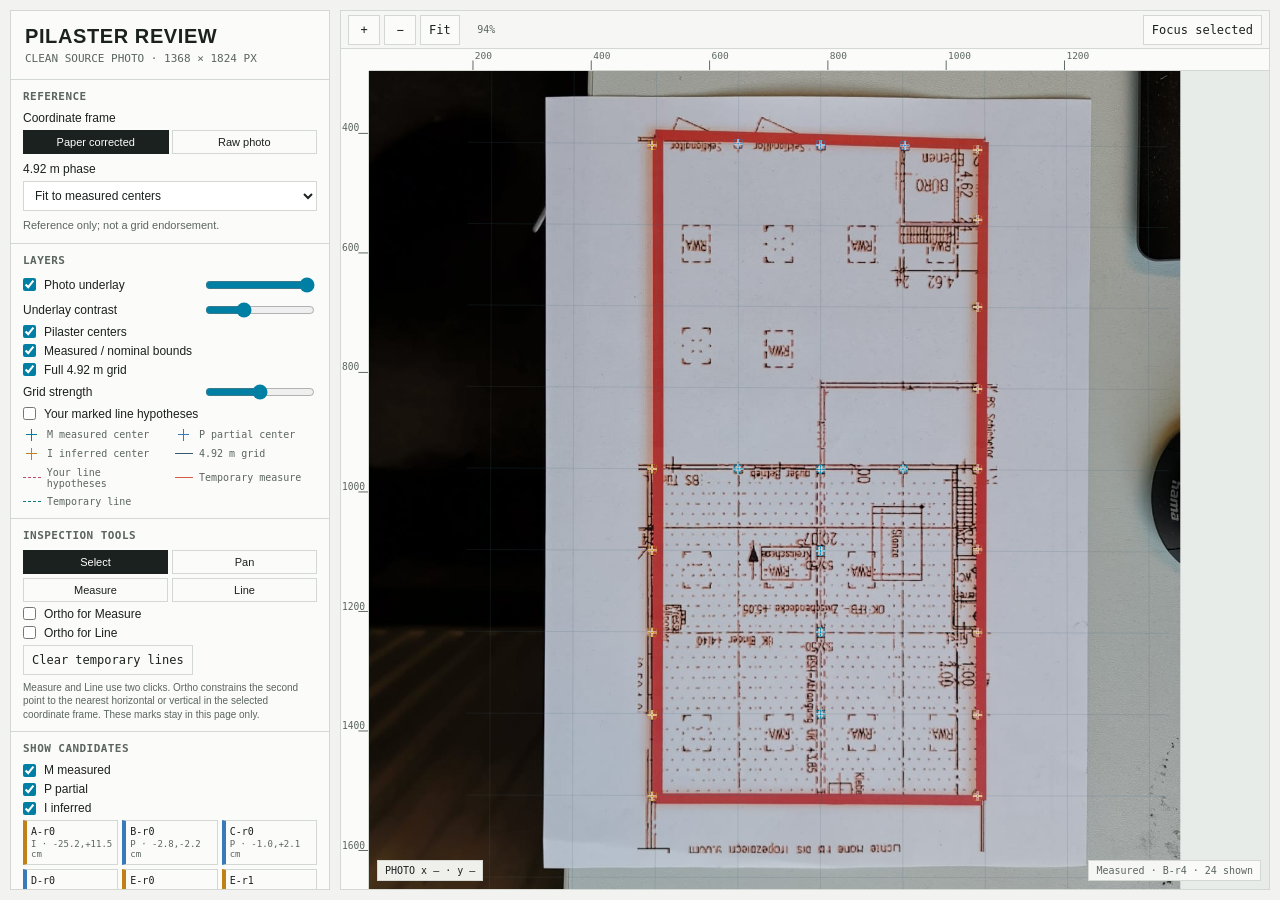
<file: assets/pilaster/pilaster-review.html>
<!doctype html>
<html lang="en">
<head>
<meta charset="utf-8">
<meta name="viewport" content="width=device-width,initial-scale=1">
<title>Pilaster Review</title>
<style>
:root{color-scheme:light;--bg:#f2f3f0;--fg:#1b211f;--mute:#5b6560;--line:#d3d8d2;--panel:#fbfbf9;--measure:#007fa5;--partial:#387bb8;--infer:#c28117;--user:#c14973;--grid:#395a6e;--measure-tool:#d85a3e;--line-tool:#087f78;--display:'Barlow Condensed','Arial Narrow',sans-serif;--body:'IBM Plex Sans','Segoe UI',sans-serif;--mono:'IBM Plex Mono',Consolas,monospace}
*{box-sizing:border-box}html,body{width:100%;height:100%;margin:0;overflow:hidden}body{background:var(--bg);color:var(--fg);font:14px var(--body)}button,input,select{font:inherit;color:inherit}button{border:1px solid var(--line);background:var(--panel);cursor:pointer}button:hover{border-color:var(--fg)}button:focus-visible,input:focus-visible,select:focus-visible,#viewport:focus-visible{outline:2px solid var(--measure);outline-offset:2px}
.app{height:100dvh;display:grid;grid-template-columns:320px minmax(0,1fr);gap:10px;padding:10px}.sidebar{min-height:0;overflow:auto;background:var(--panel);border:1px solid var(--line);display:flex;flex-direction:column}.side-head{padding:14px;border-bottom:1px solid var(--line)}h1{margin:0;font:600 20px var(--display);letter-spacing:.03em;text-transform:uppercase}.sub{margin-top:4px;color:var(--mute);font:11px var(--mono)}
.section{padding:10px 12px;border-bottom:1px solid var(--line)}.section h2{margin:0 0 8px;color:var(--mute);font:600 11px var(--mono);letter-spacing:.04em;text-transform:uppercase}.control-row{display:flex;align-items:center;gap:8px;margin:5px 0;font-size:12px}.control-row input[type=checkbox]{margin:0;accent-color:var(--measure)}.control-row input[type=range]{width:110px;margin-left:auto;accent-color:var(--measure)}.seg{display:flex;gap:3px}.seg button{flex:1;padding:5px 7px;font-size:11px}.seg button[aria-pressed=true]{background:var(--fg);color:#fff;border-color:var(--fg)}select{width:100%;padding:6px 7px;border:1px solid var(--line);background:#fff;font-size:12px}
.candidate-list{display:grid;grid-template-columns:repeat(3,minmax(0,1fr));gap:4px;max-height:220px;overflow:auto}.candidate{min-width:0;padding:5px 4px;text-align:left;font:10px var(--mono);border-left:4px solid var(--status-color)}.candidate[aria-current=true]{background:#e5eeeb;border-color:var(--status-color);box-shadow:inset 0 0 0 1px var(--status-color)}.candidate small{display:block;margin-top:2px;color:var(--mute);font-size:9px}.legend{display:grid;grid-template-columns:1fr 1fr;gap:7px 10px;margin-top:8px;color:var(--mute);font:10px var(--mono)}.key{display:inline-flex;align-items:center;gap:6px}.key-mark{width:18px;height:12px;position:relative;display:inline-block;color:var(--key-color)}.key-mark.cross:before,.key-mark.cross:after{content:"";position:absolute;background:currentColor}.key-mark.cross:before{left:8px;top:0;width:1px;height:12px}.key-mark.cross:after{left:3px;top:5px;width:11px;height:1px}.key-mark.line:after{content:"";position:absolute;left:0;right:0;top:5px;border-top:1.5px solid currentColor}.key-mark.dash:after{border-top-style:dashed}.detail{font-size:12px;line-height:1.45}.detail strong{font:600 13px var(--mono)}.detail-grid{display:grid;grid-template-columns:1fr auto;gap:3px 8px;margin-top:7px;font:10px var(--mono)}.detail-grid span:nth-child(odd){color:var(--mute)}.note{margin-top:7px;color:var(--mute);font-size:11px;line-height:1.35}.tool-modes{display:grid;grid-template-columns:repeat(2,minmax(0,1fr));gap:4px}.tool-modes button{padding:5px 6px;font-size:11px}.tool-modes button[aria-pressed=true]{background:var(--fg);border-color:var(--fg);color:#fff}.tool-note{margin-top:6px;color:var(--mute);font-size:10px;line-height:1.35}
.workspace{min-width:0;min-height:0;display:grid;grid-template-rows:38px minmax(0,1fr);border:1px solid var(--line);background:var(--panel)}.toolbar{display:flex;align-items:center;gap:4px;padding:5px 7px;border-bottom:1px solid var(--line);background:#f6f7f4}.tool{min-width:32px;height:30px;padding:4px 8px;font:12px var(--mono)}.toolbar .spacer{flex:1}.zoom{min-width:45px;text-align:center;color:var(--mute);font:10px var(--mono)}
.stage{min-width:0;min-height:0;display:grid;grid-template-columns:28px minmax(0,1fr);grid-template-rows:22px minmax(0,1fr)}.ruler{overflow:hidden;color:var(--mute);font:10px var(--mono)}.ruler svg{display:block;width:100%;height:100%}.ruler text{fill:currentColor}.ruler line{stroke:currentColor;stroke-width:1}#ruler-x{grid-column:2;grid-row:1;border-bottom:1px solid var(--line)}#ruler-y{grid-column:1;grid-row:2;border-right:1px solid var(--line)}
#viewport{grid-column:2;grid-row:2;position:relative;min-width:0;min-height:0;overflow:hidden;touch-action:none;cursor:grab;background:#e8ece9;background-image:radial-gradient(#c8d0cb .7px,transparent .7px);background-size:14px 14px}#viewport.dragging{cursor:grabbing}#stage-svg{display:block;width:100%;height:100%;user-select:none;-webkit-user-select:none}#photo{pointer-events:none}.readout,.statusline{position:absolute;bottom:8px;padding:4px 7px;border:1px solid var(--line);background:rgba(251,252,249,.94);font:10px var(--mono);pointer-events:none}.readout{left:8px}.statusline{right:8px;color:var(--mute)}
@media(max-width:850px){.app{grid-template-columns:280px minmax(0,1fr);gap:6px;padding:6px}.candidate-list{grid-template-columns:repeat(2,minmax(0,1fr))}}
@media(max-width:640px){.app{grid-template-columns:1fr;grid-template-rows:minmax(0,56vh) minmax(0,1fr);height:auto;min-height:100dvh}.workspace{grid-row:1}.sidebar{grid-row:2}.candidate-list{grid-template-columns:repeat(3,minmax(0,1fr));max-height:220px}html,body{height:auto;min-height:100%}}
</style>
</head>
<body>
<div class="app">
  <aside class="sidebar">
    <div class="side-head"><h1>Pilaster Review</h1><div class="sub">CLEAN SOURCE PHOTO · 1368 × 1824 PX</div></div>
    <section class="section">
      <h2>Reference</h2>
      <div class="control-row">Coordinate frame</div>
      <div class="seg"><button type="button" data-frame="paper" aria-pressed="true">Paper corrected</button><button type="button" data-frame="raw" aria-pressed="false">Raw photo</button></div>
      <div class="control-row" style="margin-top:8px">4.92 m phase</div>
      <select id="fit-mode"><option value="measured">Fit to measured centers</option><option value="all">Sensitivity: include partial + inferred</option></select>
      <div class="note">Reference only; not a grid endorsement.</div>
    </section>
    <section class="section">
      <h2>Layers</h2>
      <label class="control-row"><input id="show-photo" type="checkbox" checked>Photo underlay <input id="photo-opacity" type="range" min="0" max="100" value="100" aria-label="Underlay opacity"></label>
      <label class="control-row">Underlay contrast <input id="photo-contrast" type="range" min="60" max="180" value="100" aria-label="Underlay contrast"></label>
      <label class="control-row"><input id="show-centers" type="checkbox" checked>Pilaster centers</label>
      <label class="control-row"><input id="show-boxes" type="checkbox" checked>Measured / nominal bounds</label>
      <label class="control-row"><input id="show-grid" type="checkbox" checked>Full 4.92 m grid</label>
      <label class="control-row">Grid strength <input id="grid-opacity" type="range" min="3" max="45" value="24" aria-label="Grid opacity"></label>
      <label class="control-row"><input id="show-user-lines" type="checkbox">Your marked line hypotheses</label>
      <div class="legend">
        <span class="key"><i class="key-mark cross" style="--key-color:var(--measure)"></i>M measured center</span>
        <span class="key"><i class="key-mark cross" style="--key-color:var(--partial)"></i>P partial center</span>
        <span class="key"><i class="key-mark cross" style="--key-color:var(--infer)"></i>I inferred center</span>
        <span class="key"><i class="key-mark line" style="--key-color:var(--grid)"></i>4.92 m grid</span>
        <span class="key"><i class="key-mark line dash" style="--key-color:var(--user)"></i>Your line hypotheses</span>
        <span class="key"><i class="key-mark line" style="--key-color:var(--measure-tool)"></i>Temporary measure</span>
        <span class="key"><i class="key-mark line dash" style="--key-color:var(--line-tool)"></i>Temporary line</span>
      </div>
    </section>
    <section class="section">
      <h2>Inspection tools</h2>
      <div class="tool-modes" role="group" aria-label="Inspection mode">
        <button type="button" data-mode="select" aria-pressed="true" title="Select pilasters">Select</button>
        <button type="button" data-mode="pan" aria-pressed="false" title="Pan canvas">Pan</button>
        <button type="button" data-mode="measure" aria-pressed="false" title="Measure between two points">Measure</button>
        <button type="button" data-mode="line" aria-pressed="false" title="Draw a temporary inspection line">Line</button>
      </div>
      <label class="control-row"><input id="ortho-measure" type="checkbox">Ortho for Measure</label>
      <label class="control-row"><input id="ortho-line" type="checkbox">Ortho for Line</label>
      <button class="tool" id="clear-tools" type="button">Clear temporary lines</button>
      <div class="tool-note">Measure and Line use two clicks. Ortho constrains the second point to the nearest horizontal or vertical in the selected coordinate frame. These marks stay in this page only.</div>
    </section>
    <section class="section">
      <h2>Show candidates</h2>
      <label class="control-row"><input id="filter-measured" type="checkbox" checked>M measured</label>
      <label class="control-row"><input id="filter-partial" type="checkbox" checked>P partial</label>
      <label class="control-row"><input id="filter-inferred" type="checkbox" checked>I inferred</label>
      <div class="candidate-list" id="candidate-list"></div>
    </section>
    <section class="section detail" id="detail" aria-live="polite"></section>
  </aside>
  <main class="workspace">
    <div class="toolbar" role="toolbar" aria-label="Canvas controls"><button class="tool" id="zoom-in" type="button" title="Zoom in">+</button><button class="tool" id="zoom-out" type="button" title="Zoom out">−</button><button class="tool" id="fit" type="button">Fit</button><span class="zoom" id="zoom-label">Fit</span><span class="spacer"></span><button class="tool" id="focus-selected" type="button">Focus selected</button></div>
    <div class="stage"><div class="ruler" id="ruler-x"></div><div class="ruler" id="ruler-y"></div>
      <div id="viewport" tabindex="0" aria-label="Pilaster review canvas">
        <svg id="stage-svg" viewBox="0 0 1368 1824" role="img" aria-label="Original floor plan with pilaster inspection layers">
          <image id="photo" href="[data-uri]" width="1368" height="1824"/>
          <g id="grid-layer"></g><g id="user-lines"></g><g id="reference-layer"></g><g id="box-layer"></g><g id="center-layer"></g><g id="tool-layer"></g>
        </svg>
        <div class="readout" id="readout">PHOTO x — · y —</div><div class="statusline" id="statusline">24 candidates · no selection</div>
      </div>
    </div>
  </main>
</div>
<script>
(() => {
  const W=1368,H=1824,PITCH=4.92,PIXELS_PER_M=27;
  const PAPER_SCALE_X=32.7747,PAPER_SCALE_Y=46.3528;
  const corners=[[343,360],[1225,366],[1227,1601],[340,1600]];
  const points=[
    {id:'A-r0',c:0,r:0,x:515.75,y:440,s:'I',note:'Inferred from nominal square; stripe hides opposite edges.'},
    {id:'B-r0',c:1,r:0,x:654.5,y:437.25,s:'P',note:'Partial outline; center partly inferred.'},
    {id:'C-r0',c:2,r:0,x:787.5,y:439.25,s:'P',note:'Partial outline; center partly inferred.'},
    {id:'D-r0',c:3,r:0,x:923.5,y:440.25,s:'P',note:'Partial outline; center partly inferred.'},
    {id:'E-r0',c:4,r:0,x:1040.85,y:447.25,s:'I',note:'Inferred from nominal square and user-estimated inner wall face.'},
    {id:'E-r1',c:4,r:1,x:1040.85,y:560,s:'I',note:'Suspected undersized depiction; stripe obscures full bounds.'},
    {id:'E-r2',c:4,r:2,x:1040.85,y:701,s:'I',note:'Suspected undersized depiction; stripe obscures full bounds.'},
    {id:'E-r3',c:4,r:3,x:1040.85,y:833,s:'I',note:'Inferred from nominal square and user-estimated inner wall face.'},
    {id:'A-r4',c:0,r:4,x:515.75,y:962,s:'I',note:'Inferred from visible wall face and nominal square.'},
    {id:'B-r4',c:1,r:4,x:654.5,y:962,s:'M',bounds:[649,956,660,967],note:'Directly read from visible printed outline.'},
    {id:'C-r4',c:2,r:4,x:787.5,y:963,s:'M',bounds:[782,956,793,968],note:'Directly read; crossing print reduces edge confidence.'},
    {id:'D-r4',c:3,r:4,x:920.5,y:962.5,s:'M',bounds:[915,957,926,967],note:'Directly read from visible printed outline.'},
    {id:'E-r4',c:4,r:4,x:1040.85,y:962,s:'I',note:'Inferred from nominal square and user-estimated inner wall face.'},
    {id:'A-r5',c:0,r:5,x:515.75,y:1093.5,s:'I',note:'Inferred from visible wall face and nominal square.'},
    {id:'C-r5',c:2,r:5,x:787.5,y:1094.5,s:'M',bounds:[782,1087,793,1102],note:'Low-confidence size reading; printed dimension/text overlaps.'},
    {id:'E-r5',c:4,r:5,x:1040.85,y:1092,s:'I',note:'Inferred from nominal square and user-estimated inner wall face.'},
    {id:'A-r6',c:0,r:6,x:515.75,y:1226,s:'I',note:'Inferred from visible wall face and nominal square.'},
    {id:'C-r6',c:2,r:6,x:787.5,y:1225.5,s:'M',bounds:[782,1219,793,1232],note:'Directly read; printed linework intersects the symbol.'},
    {id:'E-r6',c:4,r:6,x:1040.85,y:1226,s:'I',note:'Inferred from nominal square and user-estimated inner wall face.'},
    {id:'A-r7',c:0,r:7,x:515.75,y:1359,s:'I',note:'Inferred from visible wall face and nominal square.'},
    {id:'C-r7',c:2,r:7,x:787.5,y:1358,s:'M',bounds:[782,1352,793,1364],note:'Directly read from visible printed outline.'},
    {id:'E-r7',c:4,r:7,x:1040.85,y:1359,s:'I',note:'Inferred from nominal square and user-estimated inner wall face.'},
    {id:'A-r8',c:0,r:8,x:515.75,y:1490.5,s:'I',note:'Inferred from nominal square; stripe hides opposite edge.'},
    {id:'E-r8',c:4,r:8,x:1040.85,y:1490,s:'I',note:'Inferred from nominal square and user-estimated inner wall face.'}
  ];
  const userLines=[[509.57,1226.67,1061.55,1226.61],[493.48,1056.94,1046.55,1057.27],[492.92,432.75,1059.3,435.99],[781.95,831.07,1071.26,830.18],[520.77,1574.77,519.76,423.35],[1052.46,426.04,1050.71,1578.83],[789.08,1487.18,786.87,955.93],[656.43,1475.66,655.34,951.11],[922.01,1487.28,920.64,989.34],[1008.83,1488.23,1008.74,817.06]];
  const $=id=>document.getElementById(id),NS='http://www.w3.org/2000/svg',colors={M:'#007fa5',P:'#387bb8',I:'#c28117',grid:'#486779',user:'#c14973',measure:'#d85a3e',line:'#087f78'};
  const svg=$('stage-svg'),viewport=$('viewport'),photo=$('photo');let selected=points.find(p=>p.s==='M'),frame='paper',fit='measured',view={x:0,y:0,w:W,h:H},drag=null,panMoved=false,toolMode='select',pending=null,pointerPoint=null;const toolLines=[];
  const el=(tag,attrs,parent)=>{const n=document.createElementNS(NS,tag);Object.entries(attrs).forEach(([k,v])=>n.setAttribute(k,v));parent.appendChild(n);return n};
  function solve(a,b){const n=b.length;for(let c=0;c<n;c++){let p=c;for(let r=c+1;r<n;r++)if(Math.abs(a[r][c])>Math.abs(a[p][c]))p=r;[a[c],a[p]]=[a[p],a[c]];[b[c],b[p]]=[b[p],b[c]];const d=a[c][c];for(let k=c;k<n;k++)a[c][k]/=d;b[c]/=d;for(let r=0;r<n;r++)if(r!==c){const f=a[r][c];for(let k=c;k<n;k++)a[r][k]-=f*a[c][k];b[r]-=f*b[c]}}return b}
  function h4(src,dst){const a=[],b=[];src.forEach(([x,y],i)=>{const[u,v]=dst[i];a.push([x,y,1,0,0,0,-u*x,-u*y],[0,0,0,x,y,1,-v*x,-v*y]);b.push(u,v)});return solve(a,b)}
  function inverse3(h){const m=[[h[0],h[1],h[2]],[h[3],h[4],h[5]],[h[6],h[7],1]],d=m[0][0]*(m[1][1]*m[2][2]-m[1][2]*m[2][1])-m[0][1]*(m[1][0]*m[2][2]-m[1][2]*m[2][0])+m[0][2]*(m[1][0]*m[2][1]-m[1][1]*m[2][0]);return[(m[1][1]*m[2][2]-m[1][2]*m[2][1])/d,(m[0][2]*m[2][1]-m[0][1]*m[2][2])/d,(m[0][1]*m[1][2]-m[0][2]*m[1][1])/d,(m[1][2]*m[2][0]-m[1][0]*m[2][2])/d,(m[0][0]*m[2][2]-m[0][2]*m[2][0])/d,(m[0][2]*m[1][0]-m[0][0]*m[1][2])/d,(m[1][0]*m[2][1]-m[1][1]*m[2][0])/d,(m[0][1]*m[2][0]-m[0][0]*m[2][1])/d,(m[0][0]*m[1][1]-m[0][1]*m[1][0])/d]}
  const Hphoto=h4(corners,[[0,0],[1,0],[1,1],[0,1]]),Hpaper=inverse3(Hphoto);
  function map(x,y,m){const d=m[6]*x+m[7]*y+(m.length===8?1:m[8]);return[(m[0]*x+m[1]*y+m[2])/d,(m[3]*x+m[4]*y+m[5])/d]}
  function world(p,which){if(which==='raw')return[p.x/PIXELS_PER_M,p.y/PIXELS_PER_M];const[u,v]=map(p.x,p.y,Hphoto);return[u*PAPER_SCALE_X,v*PAPER_SCALE_Y]}
  function phase(){const sample=fit==='measured'?points.filter(p=>p.s==='M'):points,q=sample.map(p=>{const[x,y]=world(p,frame);return{x,y,c:p.c,r:p.r}});return{x:q.reduce((s,p)=>s+p.x-p.c*PITCH,0)/q.length,y:q.reduce((s,p)=>s+p.y-p.r*PITCH,0)/q.length}}
  function deviation(p){const[x,y]=world(p,frame),o=phase();return[(x-o.x-p.c*PITCH)*100,(y-o.y-p.r*PITCH)*100]}
  function target(p){const o=phase(),a=o.x+p.c*PITCH,b=o.y+p.r*PITCH;if(frame==='raw')return[a*PIXELS_PER_M,b*PIXELS_PER_M];return map(a/PAPER_SCALE_X,b/PAPER_SCALE_Y,Hpaper)}
  const display=(x,y)=>[x,y],fmt=n=>`${n>=0?'+':''}${n.toFixed(1)}`,visible=p=>$(p.s==='M'?'filter-measured':p.s==='P'?'filter-partial':'filter-inferred').checked;
  function cross(parent,x,y,color,size,width,opacity,id){const g=el('g',{'data-id':id||'',opacity},parent);el('line',{x1:x-size,y1:y,x2:x+size,y2:y,stroke:'#fff','stroke-width':width+1.5},g);el('line',{x1:x,y1:y-size,x2:x,y2:y+size,stroke:'#fff','stroke-width':width+1.5},g);el('line',{x1:x-size,y1:y,x2:x+size,y2:y,stroke:color,'stroke-width':width},g);el('line',{x1:x,y1:y-size,x2:x,y2:y+size,stroke:color,'stroke-width':width},g);el('circle',{cx:x,cy:y,r:2,fill:color,stroke:'#fff','stroke-width':.8},g);return g}
  function drawGrid(group){if(!$('show-grid').checked)return;const op=Number($('grid-opacity').value)/100,ph=phase();if(frame==='raw'){const kx0=Math.floor((0/PIXELS_PER_M-ph.x)/PITCH)-1,kx1=Math.ceil((W/PIXELS_PER_M-ph.x)/PITCH)+1,ky0=Math.floor((0/PIXELS_PER_M-ph.y)/PITCH)-1,ky1=Math.ceil((H/PIXELS_PER_M-ph.y)/PITCH)+1;for(let k=kx0;k<=kx1;k++){const x=(ph.x+k*PITCH)*PIXELS_PER_M;el('line',{x1:x,y1:-160,x2:x,y2:H+160,stroke:colors.grid,'stroke-width':1.1,opacity:op},group)}for(let k=ky0;k<=ky1;k++){const y=(ph.y+k*PITCH)*PIXELS_PER_M;el('line',{x1:-160,y1:y,x2:W+160,y2:y,stroke:colors.grid,'stroke-width':1.1,opacity:op},group)}return}const u0=-.14,u1=1.14,v0=-.14,v1=1.14,kx0=Math.ceil((u0*PAPER_SCALE_X-ph.x)/PITCH),kx1=Math.floor((u1*PAPER_SCALE_X-ph.x)/PITCH),ky0=Math.ceil((v0*PAPER_SCALE_Y-ph.y)/PITCH),ky1=Math.floor((v1*PAPER_SCALE_Y-ph.y)/PITCH);for(let k=kx0;k<=kx1;k++){const u=(ph.x+k*PITCH)/PAPER_SCALE_X,a=map(u,v0,Hpaper),b=map(u,v1,Hpaper);el('line',{x1:a[0],y1:a[1],x2:b[0],y2:b[1],stroke:colors.grid,'stroke-width':1.1,opacity:op},group)}for(let k=ky0;k<=ky1;k++){const v=(ph.y+k*PITCH)/PAPER_SCALE_Y,a=map(u0,v,Hpaper),b=map(u1,v,Hpaper);el('line',{x1:a[0],y1:a[1],x2:b[0],y2:b[1],stroke:colors.grid,'stroke-width':1.1,opacity:op},group)}}
  function orthoPoint(a,b,kind){if(!(kind==='measure'?$('ortho-measure').checked:$('ortho-line').checked))return b;const wa=world({x:a[0],y:a[1]},frame),wb=world({x:b[0],y:b[1]},frame);if(Math.abs(wb[0]-wa[0])>=Math.abs(wb[1]-wa[1]))wb[1]=wa[1];else wb[0]=wa[0];if(frame==='raw')return[wb[0]*PIXELS_PER_M,wb[1]*PIXELS_PER_M];return map(wb[0]/PAPER_SCALE_X,wb[1]/PAPER_SCALE_Y,Hpaper)}
  function toolMeasure(line){const a=world({x:line.a[0],y:line.a[1]},frame),b=world({x:line.b[0],y:line.b[1]},frame);return{dx:b[0]-a[0],dy:b[1]-a[1],length:Math.hypot(b[0]-a[0],b[1]-a[1])}}
  function drawToolLayer(group){toolLines.forEach(line=>{const a=display(line.a[0],line.a[1]),b=display(line.b[0],line.b[1]),c=line.kind==='measure'?colors.measure:colors.line,m=toolMeasure(line);el('line',{x1:a[0],y1:a[1],x2:b[0],y2:b[1],stroke:c,'stroke-width':1.5,'stroke-dasharray':line.kind==='line'?'5 3':'',opacity:.95},group);cross(group,a[0],a[1],c,3,1,.95);cross(group,b[0],b[1],c,3,1,.95);const label=line.kind==='measure'?`${m.length.toFixed(2)} m · dx ${m.dx.toFixed(2)} · dy ${m.dy.toFixed(2)}`:`Line ${m.length.toFixed(2)} m`;const t=el('text',{x:(a[0]+b[0])/2+5,y:(a[1]+b[1])/2-5,fill:c,'font-size':12,stroke:'#fff','stroke-width':3,'paint-order':'stroke','font-family':'var(--mono)'},group);t.textContent=label});if(pending&&pointerPoint){const b=orthoPoint(pending,pointerPoint,toolMode),a=display(pending[0],pending[1]),q=display(b[0],b[1]),c=toolMode==='measure'?colors.measure:colors.line;el('line',{x1:a[0],y1:a[1],x2:q[0],y2:q[1],stroke:c,'stroke-width':1.5,'stroke-dasharray':'4 3',opacity:.75},group)}}
  function redraw(){photo.style.display=$('show-photo').checked?'':'none';photo.style.opacity=String(Number($('photo-opacity').value)/100);photo.style.filter=`contrast(${Number($('photo-contrast').value)}%)`;const gl=$('grid-layer'),ul=$('user-lines'),bl=$('box-layer'),cl=$('center-layer'),tl=$('tool-layer');[gl,ul,bl,cl,tl].forEach(g=>g.replaceChildren());drawGrid(gl);if($('show-user-lines').checked)userLines.forEach(l=>{el('line',{x1:l[0],y1:l[1],x2:l[2],y2:l[3],stroke:colors.user,'stroke-width':1.35,'stroke-dasharray':'8 4 2 4',opacity:.92},ul)});points.filter(visible).forEach(p=>{const[x,y]=display(p.x,p.y);if($('show-boxes').checked){const b=p.bounds||[p.x-6.75,p.y-6.75,p.x+6.75,p.y+6.75];el('rect',{x:b[0],y:b[1],width:b[2]-b[0],height:b[3]-b[1],fill:'none',stroke:colors[p.s],'stroke-width':p.s==='M'?1.35:1.15,'stroke-dasharray':p.s==='M'?'':'4 3'},bl)}if($('show-centers').checked)cross(cl,x,y,colors[p.s],p.id===selected.id?9:7.5,p.id===selected.id?1.7:1.5,1,p.id)});drawToolLayer(tl);renderList();renderDetail();drawRulers()}
  function status(p){return p.s==='M'?'Measured':p.s==='P'?'Partial':'Inferred'}
  function renderList(){const list=$('candidate-list');list.replaceChildren();points.filter(visible).forEach(p=>{const d=deviation(p),b=document.createElement('button');b.type='button';b.className='candidate';b.style.setProperty('--status-color',colors[p.s]);b.setAttribute('aria-current',p.id===selected.id?'true':'false');b.innerHTML=`${p.id}<small>${p.s} · ${fmt(d[0])},${fmt(d[1])} cm</small>`;b.addEventListener('click',()=>select(p,true));list.appendChild(b)})}
  function renderDetail(){const d=deviation(selected),bounds=selected.bounds?`${selected.bounds[0]}–${selected.bounds[2]} × ${selected.bounds[1]}–${selected.bounds[3]} px`:'No complete drawn bounds';$('detail').innerHTML=`<strong>${selected.id} · ${status(selected)}</strong><div class="detail-grid"><span>Photo center</span><span>${selected.x.toFixed(1)}, ${selected.y.toFixed(1)} px</span><span>Drawn bounds</span><span>${bounds}</span><span>Nominal square</span><span>~13.5 px at provisional scale</span><span>${frame==='paper'?'Corrected':'Raw'} dx,dy</span><span>${fmt(d[0])}, ${fmt(d[1])} cm</span></div><div class="note">${selected.note}</div>`;$('statusline').textContent=`${status(selected)} · ${selected.id} · ${points.filter(visible).length} shown`}
  function setView(x,y,w,h){view={x,y,w,h};svg.setAttribute('viewBox',`${x} ${y} ${w} ${h}`);$('zoom-label').textContent=`${Math.round(W/w*100)}%`;drawRulers()}
  function fitView(){const r=viewport.getBoundingClientRect(),a=r.width/Math.max(1,r.height),base={x:280,y:320,w:1010,h:1320};let w=base.w,h=base.h;if(w/h<a)w=h*a;else h=w/a;setView(base.x+(base.w-w)/2,base.y+(base.h-h)/2,w,h)}
  function focus(p){const[x,y]=display(p.x,p.y),a=viewport.clientWidth/Math.max(1,viewport.clientHeight),h=230,w=h*a;setView(x-w/2,y-h/2,w,h)}
  function select(p,zoom){selected=p;redraw();if(zoom)focus(p)}
  function zoomAt(cx,cy,f){const m=svg.getScreenCTM();if(!m)return;const p=svg.createSVGPoint();p.x=cx;p.y=cy;const q=p.matrixTransform(m.inverse()),nw=Math.max(18,Math.min(5000,view.w/f)),s=nw/view.w;setView(q.x-(q.x-view.x)*s,q.y-(q.y-view.y)*s,nw,view.h*s)}
  function drawRulers(){const rx=$('ruler-x'),ry=$('ruler-y');rx.replaceChildren();ry.replaceChildren();const a=document.createElementNS(NS,'svg'),b=document.createElementNS(NS,'svg');rx.appendChild(a);ry.appendChild(b);const rw=rx.clientWidth,rh=ry.clientHeight;a.setAttribute('viewBox',`0 0 ${rw} 22`);b.setAttribute('viewBox',`0 0 28 ${rh}`);const step=view.w<500?50:view.w<1000?100:200;for(let x=Math.max(0,Math.ceil(view.x/step)*step);x<Math.min(W,view.x+view.w);x+=step){const px=(x-view.x)/view.w*rw;el('line',{x1:px,y1:12,x2:px,y2:22},a);const t=el('text',{x:px+2,y:10},a);t.textContent=Math.round(x)}for(let y=Math.max(0,Math.ceil(view.y/step)*step);y<Math.min(H,view.y+view.h);y+=step){const py=(y-view.y)/view.h*rh;el('line',{x1:18,y1:py,x2:28,y2:py},b);const t=el('text',{x:1,y:py-2},b);t.textContent=Math.round(y)}}
  function screenToPhoto(e){const p=svg.createSVGPoint();p.x=e.clientX;p.y=e.clientY;const q=p.matrixTransform(svg.getScreenCTM().inverse());return[q.x,q.y]}
  viewport.addEventListener('pointerdown',e=>{if(e.button!==0||toolMode!=='pan')return;drag={x:e.clientX,y:e.clientY,vx:view.x,vy:view.y,moved:false};panMoved=false;viewport.setPointerCapture(e.pointerId);viewport.classList.add('dragging')});viewport.addEventListener('pointermove',e=>{if(drag){const dx=e.clientX-drag.x,dy=e.clientY-drag.y;if(Math.hypot(dx,dy)>3)drag.moved=true;if(drag.moved){panMoved=true;const r=viewport.getBoundingClientRect();setView(drag.vx-dx*view.w/r.width,drag.vy-dy*view.h/r.height,view.w,view.h)}return}const[x,y]=screenToPhoto(e);pointerPoint=[x,y];$('readout').textContent=`PHOTO x ${x.toFixed(1)} · y ${y.toFixed(1)}`;if(pending)redraw()});function end(){drag=null;viewport.classList.remove('dragging')}viewport.addEventListener('pointerup',end);viewport.addEventListener('pointercancel',end);viewport.addEventListener('wheel',e=>{e.preventDefault();const unit=e.deltaMode===1?16:e.deltaMode===2?viewport.clientHeight:1;if(e.ctrlKey||e.metaKey){zoomAt(e.clientX,e.clientY,Math.exp(-e.deltaY*unit*.0015));return}const m=svg.getScreenCTM();if(!m)return;const dx=(e.shiftKey?e.deltaY:e.deltaX)*unit/m.a,dy=(e.shiftKey?0:e.deltaY)*unit/m.d;setView(view.x+dx,view.y+dy,view.w,view.h)},{passive:false});svg.addEventListener('click',e=>{if(panMoved){panMoved=false;return}const pt=screenToPhoto(e);if(toolMode==='measure'||toolMode==='line'){if(!pending){pending=pt;pointerPoint=pt}else{const b=orthoPoint(pending,pt,toolMode);toolLines.push({kind:toolMode,a:pending,b});pending=null;pointerPoint=null}redraw();return}if(toolMode==='select'){const m=e.target.closest('[data-id]');if(m){const p=points.find(q=>q.id===m.getAttribute('data-id'));if(p)select(p,false)}}});
  function setToolMode(mode){toolMode=mode;pending=null;pointerPoint=null;document.querySelectorAll('[data-mode]').forEach(b=>b.setAttribute('aria-pressed',String(b.dataset.mode===mode)));viewport.style.cursor=mode==='pan'?'grab':mode==='select'?'default':'crosshair';redraw()}
  document.querySelectorAll('[data-mode]').forEach(b=>b.addEventListener('click',()=>setToolMode(b.dataset.mode)));$('clear-tools').addEventListener('click',()=>{toolLines.length=0;pending=null;pointerPoint=null;redraw()});
  $('fit').addEventListener('click',fitView);$('focus-selected').addEventListener('click',()=>focus(selected));$('zoom-in').addEventListener('click',()=>zoomAt(viewport.getBoundingClientRect().left+viewport.clientWidth/2,viewport.getBoundingClientRect().top+viewport.clientHeight/2,1.4));$('zoom-out').addEventListener('click',()=>zoomAt(viewport.getBoundingClientRect().left+viewport.clientWidth/2,viewport.getBoundingClientRect().top+viewport.clientHeight/2,1/1.4));['show-photo','show-centers','show-boxes','show-grid','show-user-lines','filter-measured','filter-partial','filter-inferred','photo-opacity','photo-contrast','grid-opacity','ortho-measure','ortho-line'].forEach(id=>$(id).addEventListener('input',redraw));$('fit-mode').addEventListener('change',e=>{fit=e.target.value;redraw()});document.querySelectorAll('[data-frame]').forEach(b=>b.addEventListener('click',()=>{frame=b.dataset.frame;document.querySelectorAll('[data-frame]').forEach(x=>x.setAttribute('aria-pressed',String(x===b)));redraw()}));
  window.addEventListener('resize',fitView);new ResizeObserver(fitView).observe(viewport);fitView();select(selected,false);
})();
</script>
</body>
</html>
</file>
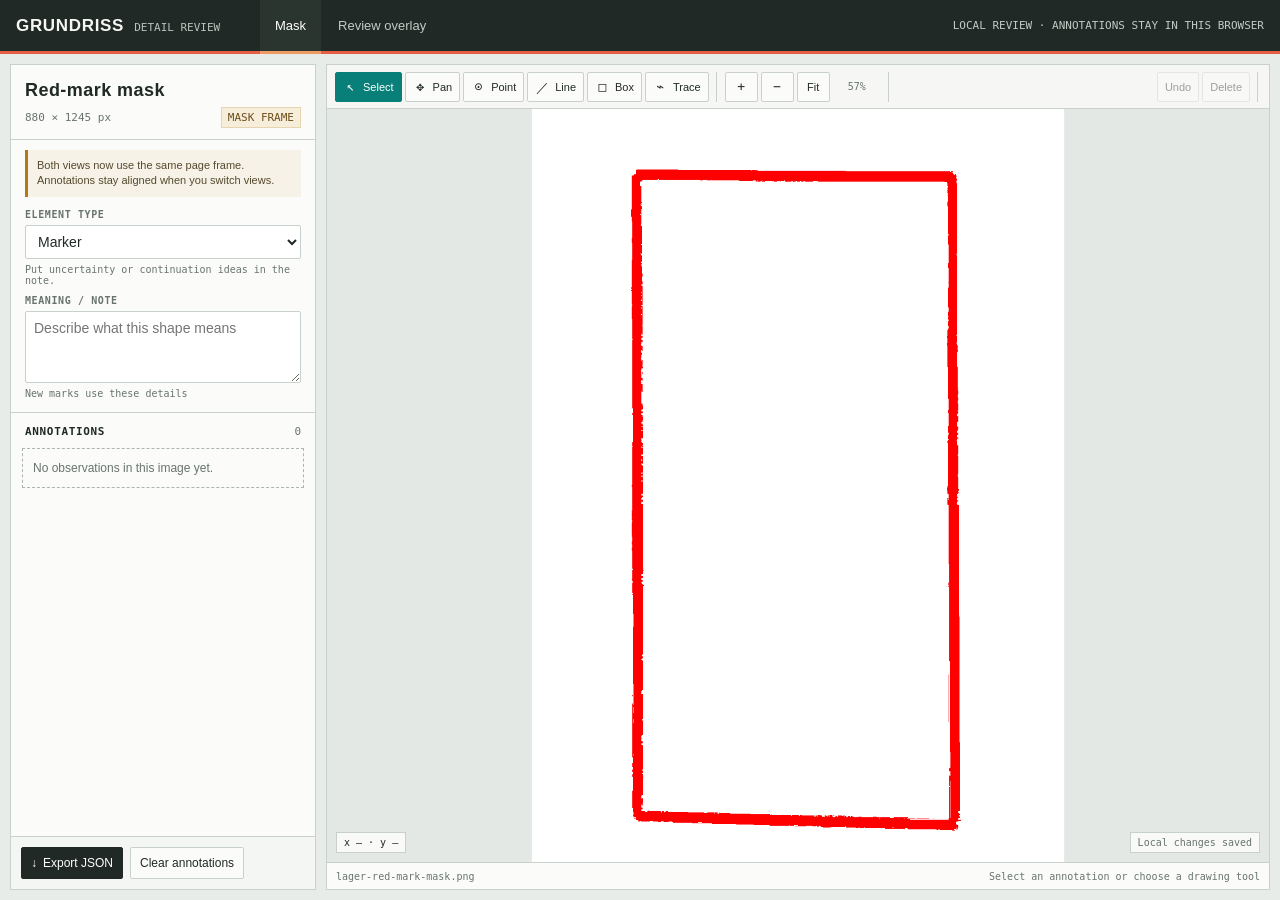
<file: assets/red-removal/markup.html>
<!doctype html>
<html lang="en">
<head>
<meta charset="utf-8">
<meta name="viewport" content="width=device-width, initial-scale=1">
<title>Grundriss Detail Review</title>
<style>
:root {
  color-scheme: light;
  --page: #e8ece9;
  --panel: #fbfcfa;
  --paper: #f4f3ed;
  --ink: #202925;
  --muted: #68736d;
  --line: #c9d1cc;
  --line-strong: #aab5ae;
  --accent: #e45f43;
  --teal: #087f78;
  --amber: #b47717;
  --blue: #386c91;
  --plum: #9d5264;
  --mono: "Cascadia Code", Consolas, monospace;
  --sans: "Aptos", "Segoe UI", sans-serif;
  --display: "Bahnschrift SemiCondensed", "Aptos Display", sans-serif;
}
* { box-sizing: border-box; }
html, body { width: 100%; height: 100%; margin: 0; overflow: hidden; }
body { background: var(--page); color: var(--ink); font: 14px var(--sans); }
button, input, select, textarea { font: inherit; color: inherit; }
button { border: 1px solid var(--line); background: var(--panel); cursor: pointer; }
button:hover { border-color: var(--line-strong); }
button:focus-visible, input:focus-visible, select:focus-visible, textarea:focus-visible, #viewport:focus-visible { outline: 2px solid var(--accent); outline-offset: 2px; }
.app { height: 100dvh; min-height: 0; display: grid; grid-template-rows: 54px minmax(0, 1fr); }
.topbar { display: flex; align-items: center; gap: 18px; padding: 0 16px; background: var(--ink); color: #f5f6f2; border-bottom: 3px solid var(--accent); }
.brand { display: flex; align-items: baseline; gap: 10px; min-width: 226px; }
.brand strong { font: 600 17px var(--display); letter-spacing: .04em; text-transform: uppercase; }
.brand span { font: 11px var(--mono); color: #b9c2bc; }
.source-tabs { display: flex; align-items: stretch; height: 100%; gap: 2px; }
.source-tab { padding: 0 15px; border: 0; border-bottom: 3px solid transparent; margin-bottom: -3px; background: transparent; color: #c3cbc6; font-size: 13px; }
.source-tab[aria-selected="true"] { color: #fff; border-bottom-color: #f09a64; background: #2b3530; }
.top-meta { margin-left: auto; color: #c3cbc6; font: 11px var(--mono); white-space: nowrap; }
.layout { min-height: 0; display: grid; grid-template-columns: 306px minmax(0, 1fr); gap: 10px; padding: 10px; }
.sidebar { min-height: 0; display: flex; flex-direction: column; overflow: auto; background: var(--panel); border: 1px solid var(--line); }
.side-head { padding: 15px 14px 11px; border-bottom: 1px solid var(--line); }
h1 { margin: 0; font: 600 18px var(--display); letter-spacing: .025em; }
.frame-meta { display: flex; justify-content: space-between; align-items: center; margin-top: 6px; color: var(--muted); font: 11px var(--mono); }
.coord-badge { color: #6c4c18; background: #f6eddb; border: 1px solid #e6d4ae; padding: 3px 6px; }
.frame-warning { margin: 10px 14px 0; padding: 8px 9px; border-left: 3px solid var(--amber); background: #f7f2e7; color: #55492e; font-size: 11px; line-height: 1.4; }
.form { display: grid; gap: 9px; padding: 12px 14px 13px; border-bottom: 1px solid var(--line); }
.field { display: grid; gap: 5px; }
.field label, .section-label { color: var(--muted); font: 600 10px var(--mono); letter-spacing: .06em; text-transform: uppercase; }
select, input[type="text"], textarea { width: 100%; border: 1px solid var(--line); border-radius: 2px; background: #fff; padding: 7px 8px; }
textarea { min-height: 72px; resize: vertical; line-height: 1.4; }
.field-note { color: var(--muted); font: 10px var(--mono); }
.list-head { display: flex; align-items: center; justify-content: space-between; gap: 8px; padding: 12px 14px 8px; }
.list-head h2 { margin: 0; font: 600 11px var(--mono); letter-spacing: .06em; text-transform: uppercase; }
.list-count { color: var(--muted); font: 11px var(--mono); }
.annotation-list { list-style: none; display: grid; align-content: start; gap: 5px; margin: 0; padding: 0 9px 10px; }
.annotation-item { display: grid; grid-template-columns: 7px minmax(0,1fr) 28px; gap: 8px; align-items: start; padding: 8px; border: 1px solid var(--line); background: #fff; cursor: pointer; }
.annotation-item:hover { border-color: var(--line-strong); }
.annotation-item.selected { border-color: var(--accent); box-shadow: inset 0 0 0 1px var(--accent); }
.swatch { width: 6px; min-height: 30px; background: var(--mark-color); }
.item-main { min-width: 0; display: grid; gap: 3px; }
.item-type { color: var(--muted); font: 10px var(--mono); text-transform: uppercase; }
.item-note { overflow-wrap: anywhere; font-size: 12px; line-height: 1.35; }
.item-coord { color: var(--muted); font: 10px var(--mono); }
.item-delete { width: 26px; height: 26px; padding: 0; border: 0; background: transparent; color: var(--muted); font-size: 18px; line-height: 1; }
.item-delete:hover { color: var(--accent); background: #f8ebe7; }
.empty { margin: 2px; padding: 12px 10px; border: 1px dashed var(--line-strong); color: var(--muted); font-size: 12px; }
.side-foot { margin-top: auto; display: flex; gap: 7px; padding: 10px; border-top: 1px solid var(--line); background: #f4f6f3; }
.action { display: inline-flex; align-items: center; justify-content: center; gap: 6px; min-height: 32px; padding: 5px 9px; border-radius: 2px; font-size: 12px; }
.action.primary { color: #fff; background: var(--ink); border-color: var(--ink); }
.action.primary:hover { background: #35423b; }
.workspace { min-height: 0; min-width: 0; display: grid; grid-template-rows: 44px minmax(0, 1fr) 27px; border: 1px solid var(--line); background: var(--panel); }
.toolbar { display: flex; align-items: center; gap: 5px; min-width: 0; padding: 5px 8px; border-bottom: 1px solid var(--line); background: #f6f7f4; }
.tool-set { display: flex; align-items: center; gap: 3px; padding-right: 7px; margin-right: 3px; border-right: 1px solid var(--line); }
.tool-btn { display: inline-flex; align-items: center; justify-content: center; gap: 5px; min-width: 33px; height: 30px; padding: 4px 7px; border-radius: 2px; font-size: 11px; }
.tool-btn[aria-pressed="true"] { color: #fff; border-color: var(--teal); background: var(--teal); }
.tool-btn:disabled { opacity: .42; cursor: default; }
.tool-icon { width: 15px; height: 15px; display: inline-grid; place-items: center; font: 13px var(--mono); }
.toolbar-spacer { flex: 1; }
.zoom-readout { min-width: 48px; color: var(--muted); text-align: center; font: 10px var(--mono); }
.viewport { min-width: 0; min-height: 0; position: relative; overflow: hidden; touch-action: none; cursor: grab; background-color: #e4e8e5; background-image: radial-gradient(#c8d0cb 0.7px, transparent 0.7px); background-size: 14px 14px; }
.viewport.drawing { cursor: crosshair; }
.viewport.dragging { cursor: grabbing; }
#stage { display: block; width: 100%; height: 100%; user-select: none; -webkit-user-select: none; }
#base-image { pointer-events: none; }
.annotation path, .annotation line, .annotation rect, .annotation circle { vector-effect: non-scaling-stroke; }
.annotation-label { font: 12px var(--mono); paint-order: stroke; stroke: #fff; stroke-width: 3px; stroke-linejoin: round; }
.draft-shape { fill: none; stroke: #087f78; stroke-width: 2; stroke-dasharray: 6 4; vector-effect: non-scaling-stroke; pointer-events: none; }
.readout { position: absolute; left: 9px; bottom: 9px; padding: 4px 7px; border: 1px solid #c8d0cb; background: rgba(251,252,250,.93); color: var(--ink); font: 10px var(--mono); pointer-events: none; }
.stage-status { position: absolute; right: 9px; bottom: 9px; padding: 4px 7px; border: 1px solid #c8d0cb; background: rgba(251,252,250,.93); color: var(--muted); font: 10px var(--mono); pointer-events: none; }
.footer { display: flex; align-items: center; justify-content: space-between; gap: 10px; min-width: 0; padding: 0 9px; border-top: 1px solid var(--line); color: var(--muted); font: 10px var(--mono); }
#source-note { overflow: hidden; text-overflow: ellipsis; white-space: nowrap; }
@media (max-width: 850px) {
  .layout { grid-template-columns: 260px minmax(0,1fr); gap: 7px; padding: 7px; }
  .brand { min-width: 180px; }
  .top-meta { display: none; }
}
@media (max-width: 650px) {
  html, body { height: auto; min-height: 100%; overflow: auto; }
  .app { min-height: 100dvh; height: auto; grid-template-rows: auto auto; }
  .topbar { min-height: 52px; flex-wrap: wrap; gap: 4px 10px; padding: 5px 9px 0; }
  .brand { min-width: 0; flex: 1; }
  .source-tabs { height: 37px; order: 2; width: 100%; }
  .source-tab { flex: 1; }
  .layout { grid-template-columns: 1fr; grid-template-rows: minmax(55vh, 68vh) auto; padding: 7px; }
  .workspace { grid-row: 1; grid-template-rows: auto minmax(0,1fr) 27px; min-height: 55vh; }
  .toolbar { flex-wrap: wrap; min-height: 75px; }
  .tool-set { padding-right: 4px; margin-right: 1px; }
  .tool-btn { min-width: 30px; padding: 4px 5px; }
  .sidebar { grid-row: 2; max-height: none; }
}
</style>
</head>
<body>
<div class="app">
  <header class="topbar">
    <div class="brand"><strong>Grundriss</strong><span>DETAIL REVIEW</span></div>
    <nav class="source-tabs" role="tablist" aria-label="Image source">
      <button class="source-tab" id="tab-mask" role="tab" aria-selected="true" data-source="mask">Mask</button>
      <button class="source-tab" id="tab-overlay" role="tab" aria-selected="false" data-source="overlay">Review overlay</button>
    </nav>
    <div class="top-meta">LOCAL REVIEW · ANNOTATIONS STAY IN THIS BROWSER</div>
  </header>
  <div class="layout">
    <aside class="sidebar">
      <div class="side-head">
        <h1 id="source-title">Red-mark mask</h1>
        <div class="frame-meta"><span id="frame-size">880 × 1245 px</span><span class="coord-badge" id="coord-space">MASK FRAME</span></div>
      </div>
      <div class="frame-warning">Both views now use the same page frame. Annotations stay aligned when you switch views.</div>
      <section class="form" aria-label="Annotation details">
        <div class="field">
          <label for="category">Element type</label>
          <select id="category">
            <option value="marker">Marker</option>
            <option value="wall">Wall</option>
            <option value="pilaster">Pilaster</option>
            <option value="column">Column</option>
            <option value="axis">Centerline / axis</option>
            <option value="opening">Door / opening</option>
            <option value="window">Window</option>
            <option value="stair">Stairs</option>
            <option value="dimension">Dimension / leader</option>
            <option value="label">Text / symbol</option>
            <option value="other">Unclassified element</option>
          </select>
          <div class="field-note">Put uncertainty or continuation ideas in the note.</div>
        </div>
        <div class="field">
          <label for="note">Meaning / note</label>
          <textarea id="note" maxlength="500" placeholder="Describe what this shape means"></textarea>
          <div class="field-note" id="edit-state">New marks use these details</div>
        </div>
      </section>
      <div class="list-head"><h2>Annotations</h2><span class="list-count" id="mark-count">0</span></div>
      <ul class="annotation-list" id="annotation-list"></ul>
      <div class="side-foot">
        <button class="action primary" id="export" type="button" title="Download annotations as JSON"><span aria-hidden="true">↓</span> Export JSON</button>
        <button class="action" id="clear-current" type="button" title="Remove all annotations">Clear annotations</button>
      </div>
    </aside>
    <main class="workspace">
      <div class="toolbar" role="toolbar" aria-label="Image annotation tools">
        <div class="tool-set" id="tools">
          <button class="tool-btn" type="button" data-tool="select" aria-pressed="true" title="Select annotation (S)"><span class="tool-icon" aria-hidden="true">↖</span><span>Select</span></button>
          <button class="tool-btn" type="button" data-tool="pan" aria-pressed="false" title="Pan image (V)"><span class="tool-icon" aria-hidden="true">✥</span><span>Pan</span></button>
          <button class="tool-btn" type="button" data-tool="point" aria-pressed="false" title="Place point (P)"><span class="tool-icon" aria-hidden="true">⊙</span><span>Point</span></button>
          <button class="tool-btn" type="button" data-tool="line" aria-pressed="false" title="Draw line (L)"><span class="tool-icon" aria-hidden="true">／</span><span>Line</span></button>
          <button class="tool-btn" type="button" data-tool="rect" aria-pressed="false" title="Draw rectangle (R)"><span class="tool-icon" aria-hidden="true">□</span><span>Box</span></button>
          <button class="tool-btn" type="button" data-tool="poly" aria-pressed="false" title="Draw polyline; double-click or Enter to finish (Y)"><span class="tool-icon" aria-hidden="true">⌁</span><span>Trace</span></button>
        </div>
        <div class="tool-set">
          <button class="tool-btn" id="zoom-in" type="button" title="Zoom in"><span class="tool-icon" aria-hidden="true">+</span></button>
          <button class="tool-btn" id="zoom-out" type="button" title="Zoom out"><span class="tool-icon" aria-hidden="true">−</span></button>
          <button class="tool-btn" id="fit" type="button" title="Fit image to view (0)">Fit</button>
          <span class="zoom-readout" id="zoom-readout">100%</span>
        </div>
        <div class="toolbar-spacer"></div>
        <div class="tool-set">
          <button class="tool-btn" id="undo" type="button" title="Undo last annotation change (Ctrl+Z)" disabled>Undo</button>
          <button class="tool-btn" id="delete" type="button" title="Delete selected annotation (Delete)" disabled>Delete</button>
        </div>
      </div>
      <div class="viewport" id="viewport" tabindex="0" aria-label="Image annotation canvas">
        <svg id="stage" xmlns="http://www.w3.org/2000/svg" role="img" aria-label="Selected review image with annotations" preserveAspectRatio="xMidYMid meet">
          <image id="base-image" x="0" y="0" width="880" height="1245" href="[data-uri]" />
          <g id="annotations"></g>
          <g id="draft"></g>
        </svg>
        <div class="readout" id="readout">x — · y —</div>
        <div class="stage-status" id="status">Local changes saved</div>
      </div>
      <div class="footer"><span id="source-note">lager-red-mark-mask.png</span><span id="tool-note">Select an annotation or choose a drawing tool</span></div>
    </main>
  </div>
</div>
<script>
(function () {
  'use strict';
  const $ = (id) => document.getElementById(id);
  const embeddedMask = $('base-image').getAttribute('href');
  const SOURCES = {
    mask: { key: 'mask', title: 'Red-mark mask', file: 'lager-red-mark-mask.png', href: embeddedMask, width: 880, height: 1245, badge: 'MASK FRAME' },
    overlay: { key: 'overlay', title: 'Marker review overlay', file: 'lager-marker-review-overlay-page.png', href: 'lager-marker-review-overlay-page.png', width: 880, height: 1245, badge: 'PAGE FRAME' }
  };
  const CATEGORIES = {
    marker: { label: 'Marker', color: '#d35446' },
    wall: { label: 'Wall', color: '#303a35' },
    pilaster: { label: 'Pilaster', color: '#087f78' },
    column: { label: 'Column', color: '#386c91' },
    axis: { label: 'Centerline / axis', color: '#68766e' },
    opening: { label: 'Door / opening', color: '#b47717' },
    window: { label: 'Window', color: '#27858b' },
    stair: { label: 'Stairs', color: '#9d5264' },
    dimension: { label: 'Dimension / leader', color: '#795d32' },
    label: { label: 'Text / symbol', color: '#58655e' },
    other: { label: 'Unclassified element', color: '#68766e' }
  };
  const STORAGE_KEY = 'pickerfox-red-removal-review-v2';
  const LEGACY_STORAGE_KEY = 'pickerfox-red-removal-review-v1';
  const stage = $('stage');
  const viewport = $('viewport');
  const image = $('base-image');
  const annotationsLayer = $('annotations');
  const draftLayer = $('draft');
  let overlayTransform;
  const storage = loadStorage();
  let source = SOURCES.mask;
  let tool = 'select';
  let selectedId = null;
  let draft = null;
  let pointer = null;
  let pan = null;
  const undoStack = [];
  let lastZoom = 1;

  function loadStorage() {
    try {
      const value = JSON.parse(localStorage.getItem(STORAGE_KEY) || '{}');
      if (value && value.version === 2 && Array.isArray(value.annotations)) {
        let changed = false;
        value.annotations.forEach((mark) => {
          const category = normalizeCategory(mark.category);
          if (mark.category !== category) { mark.category = category; changed = true; }
        });
        if (changed) localStorage.setItem(STORAGE_KEY, JSON.stringify(value));
        return value;
      }
      const legacy = JSON.parse(localStorage.getItem(LEGACY_STORAGE_KEY) || 'null');
      if (legacy && legacy.version === 1 && legacy.sources) {
        const annotations = [];
        (legacy.sources.mask || []).forEach((mark) => annotations.push(migrateLegacyMark(mark, false)));
        (legacy.sources.overlay || []).forEach((mark) => annotations.push(migrateLegacyMark(mark, true)));
        const migrated = { version: 2, annotations };
        localStorage.setItem(STORAGE_KEY, JSON.stringify(migrated));
        return migrated;
      }
    } catch (_) { /* Ignore invalid local data and start clean. */ }
    return { version: 2, annotations: [] };
  }
  function currentMarks() {
    if (!Array.isArray(storage.annotations)) storage.annotations = [];
    return storage.annotations;
  }
  function normalizeCategory(category) {
    const aliases = { observation: 'other', continuation: 'other', question: 'other', printed: 'label', col: 'column', door: 'opening', win: 'window', line: 'other', ask: 'other' };
    const normalized = aliases[category] || category;
    return CATEGORIES[normalized] ? normalized : 'other';
  }
  function currentUndoStack() { return undoStack; }
  function solveLinearSystem(matrix, values) {
    const size = values.length;
    const rows = matrix.map((row, index) => row.concat(values[index]));
    for (let column = 0; column < size; column++) {
      let pivot = column;
      for (let row = column + 1; row < size; row++) if (Math.abs(rows[row][column]) > Math.abs(rows[pivot][column])) pivot = row;
      if (Math.abs(rows[pivot][column]) < 1e-12) throw new Error('Invalid page transform');
      [rows[column], rows[pivot]] = [rows[pivot], rows[column]];
      const divisor = rows[column][column];
      for (let index = column; index <= size; index++) rows[column][index] /= divisor;
      for (let row = 0; row < size; row++) if (row !== column) {
        const factor = rows[row][column];
        for (let index = column; index <= size; index++) rows[row][index] -= factor * rows[column][index];
      }
    }
    return rows.map((row) => row[size]);
  }
  function mapOverlayPoint(point) {
    if (!overlayTransform) {
      const corners = [[151,220,0,0],[1028,218,879,0],[1024,1462,879,1244],[143,1460,0,1244]];
      const matrix = Array.from({ length: 8 }, () => Array(8).fill(0));
      const values = Array(8).fill(0);
      corners.forEach(([x,y,u,v], index) => {
        const rowX = index * 2, rowY = rowX + 1;
        matrix[rowX][0] = x; matrix[rowX][1] = y; matrix[rowX][2] = 1;
        matrix[rowX][6] = -u*x; matrix[rowX][7] = -u*y; values[rowX] = u;
        matrix[rowY][3] = x; matrix[rowY][4] = y; matrix[rowY][5] = 1;
        matrix[rowY][6] = -v*x; matrix[rowY][7] = -v*y; values[rowY] = v;
      });
      overlayTransform = solveLinearSystem(matrix, values);
    }
    const h = overlayTransform;
    const denominator = h[6]*point.x + h[7]*point.y + 1;
    return { x: (h[0]*point.x + h[1]*point.y + h[2]) / denominator, y: (h[3]*point.x + h[4]*point.y + h[5]) / denominator };
  }
  function migrateLegacyMark(mark, fromPhotoFrame) {
    let points = (mark.pts || mark.points || []).map((point) => Array.isArray(point) ? { x: point[0], y: point[1] } : { x: point.x, y: point.y });
    let shape = mark.shape || 'point';
    if (shape === 'rect' && points.length >= 2) {
      const first = points[0], second = points[1];
      points = [
        { x: Math.min(first.x,second.x), y: Math.min(first.y,second.y) },
        { x: Math.max(first.x,second.x), y: Math.min(first.y,second.y) },
        { x: Math.max(first.x,second.x), y: Math.max(first.y,second.y) },
        { x: Math.min(first.x,second.x), y: Math.max(first.y,second.y) }
      ];
      if (fromPhotoFrame) shape = 'poly';
    }
    if (fromPhotoFrame) points = points.map(mapOverlayPoint);
    const legacyKinds = { wall: 'wall', col: 'column', door: 'opening', win: 'window', line: 'other', ask: 'other', other: 'other' };
    const category = normalizeCategory(mark.category || legacyKinds[mark.kind] || 'other');
    return {
      id: mark.id || `migrated-${Math.random().toString(36).slice(2)}`,
      shape,
      category,
      note: mark.note || mark.label || '',
      points,
      createdAt: mark.createdAt || (mark.t ? new Date(mark.t).toISOString() : new Date().toISOString())
    };
  }
  function persist(message) {
    try {
      localStorage.setItem(STORAGE_KEY, JSON.stringify(storage));
      $('status').textContent = message || 'Local changes saved';
    } catch (_) {
      $('status').textContent = 'Browser storage unavailable';
    }
  }
  function setSource(key) {
    if (source.key === key) return;
    source = SOURCES[key];
    selectedId = null;
    draft = null;
    image.setAttribute('href', source.href);
    image.setAttribute('width', source.width);
    image.setAttribute('height', source.height);
    stage.setAttribute('viewBox', `0 0 ${source.width} ${source.height}`);
    $('source-title').textContent = source.title;
    $('frame-size').textContent = `${source.width} × ${source.height} px`;
    $('coord-space').textContent = source.badge;
    $('source-note').textContent = source.file;
    document.querySelectorAll('.source-tab').forEach((button) => button.setAttribute('aria-selected', button.dataset.source === key));
    $('category').value = 'observation';
    $('note').value = '';
    $('edit-state').textContent = 'New marks use these details';
    fitView();
    drawAnnotations();
    renderList();
    updateButtons();
  }
  function fitView() {
    const rect = viewport.getBoundingClientRect();
    if (!rect.width || !rect.height) return;
    const aspect = rect.width / rect.height;
    let width = source.width;
    let height = source.height;
    if (width / height < aspect) width = height * aspect;
    else height = width / aspect;
    stage.setAttribute('viewBox', `${(source.width - width) / 2} ${(source.height - height) / 2} ${width} ${height}`);
    updateZoom();
    drawDraft();
  }
  function viewBox() { return stage.viewBox.baseVal; }
  function updateZoom() {
    const box = viewBox();
    lastZoom = source.width / box.width;
    $('zoom-readout').textContent = `${Math.round(lastZoom * 100)}%`;
  }
  function zoomAt(clientX, clientY, factor) {
    const matrix = stage.getScreenCTM();
    if (!matrix) return;
    const point = stage.createSVGPoint();
    point.x = clientX; point.y = clientY;
    const at = point.matrixTransform(matrix.inverse());
    const box = viewBox();
    const width = Math.max(source.width / 12, Math.min(source.width * 4, box.width / factor));
    const height = width * box.height / box.width;
    const ratio = width / box.width;
    stage.setAttribute('viewBox', `${at.x - (at.x - box.x) * ratio} ${at.y - (at.y - box.y) * ratio} ${width} ${height}`);
    updateZoom();
    drawAnnotations();
    drawDraft();
  }
  function pointFromEvent(event) {
    const point = stage.createSVGPoint();
    point.x = event.clientX; point.y = event.clientY;
    const local = point.matrixTransform(stage.getScreenCTM().inverse());
    return { x: local.x, y: local.y };
  }
  function makeSvg(name, attrs, parent) {
    const element = document.createElementNS('http://www.w3.org/2000/svg', name);
    Object.entries(attrs).forEach(([key, value]) => element.setAttribute(key, value));
    parent.appendChild(element);
    return element;
  }
  function annotationPath(mark) {
    const points = mark.points;
    const color = CATEGORIES[normalizeCategory(mark.category)].color;
    const group = makeSvg('g', { class: 'annotation', 'data-id': mark.id, style: `color:${color};cursor:pointer` }, annotationsLayer);
    if (mark.shape === 'point') {
      makeSvg('circle', { cx: points[0].x, cy: points[0].y, r: 7, fill: color, stroke: '#fff', 'stroke-width': 2 }, group);
      makeSvg('circle', { cx: points[0].x, cy: points[0].y, r: 16, fill: 'transparent', stroke: 'transparent' }, group);
    } else if (mark.shape === 'line') {
      makeSvg('line', { x1: points[0].x, y1: points[0].y, x2: points[1].x, y2: points[1].y, stroke: color, 'stroke-width': 2.5 }, group);
      makeSvg('line', { x1: points[0].x, y1: points[0].y, x2: points[1].x, y2: points[1].y, stroke: 'transparent', 'stroke-width': 16 }, group);
    } else if (mark.shape === 'rect') {
      const x = Math.min(points[0].x, points[1].x), y = Math.min(points[0].y, points[1].y);
      makeSvg('rect', { x, y, width: Math.abs(points[1].x - points[0].x), height: Math.abs(points[1].y - points[0].y), fill: `${color}20`, stroke: color, 'stroke-width': 2 }, group);
    } else {
      const coords = points.map((point) => `${point.x},${point.y}`).join(' ');
      makeSvg('polyline', { points: coords, fill: 'none', stroke: color, 'stroke-width': 2.5 }, group);
      makeSvg('polyline', { points: coords, fill: 'none', stroke: 'transparent', 'stroke-width': 16 }, group);
      points.forEach((point) => makeSvg('circle', { cx: point.x, cy: point.y, r: 4, fill: color }, group));
    }
    if (selectedId === mark.id) {
      points.forEach((point) => makeSvg('circle', { cx: point.x, cy: point.y, r: 9, fill: '#fff', stroke: color, 'stroke-width': 2 }, group));
    }
    if (mark.note) {
      const label = makeSvg('text', { x: points[0].x + 11, y: points[0].y - 8, class: 'annotation-label', fill: color }, group);
      label.textContent = mark.note.length > 38 ? `${mark.note.slice(0, 35)}...` : mark.note;
    }
    group.addEventListener('pointerdown', (event) => {
      if (tool !== 'select') return;
      event.stopPropagation();
      selectedId = mark.id;
      pointer = { id: event.pointerId, point: pointFromEvent(event), moved: false };
      viewport.setPointerCapture(event.pointerId);
      drawAnnotations(); renderList(); updateFields();
    });
    group.addEventListener('click', (event) => event.stopPropagation());
  }
  function drawAnnotations() {
    annotationsLayer.replaceChildren();
    currentMarks().forEach(annotationPath);
    updateButtons();
  }
  function drawDraft(point) {
    draftLayer.replaceChildren();
    if (!draft) return;
    const color = CATEGORIES[$('category').value]?.color || CATEGORIES.observation.color;
    const points = draft.points.concat(point ? [point] : []);
    if (draft.shape === 'point') makeSvg('circle', { cx: points[0].x, cy: points[0].y, r: 7, fill: color, opacity: .65 }, draftLayer);
    if (draft.shape === 'line' && points.length >= 2) makeSvg('line', { x1: points[0].x, y1: points[0].y, x2: points[1].x, y2: points[1].y, class: 'draft-shape', stroke: color }, draftLayer);
    if (draft.shape === 'rect' && points.length >= 2) makeSvg('rect', { x: Math.min(points[0].x, points[1].x), y: Math.min(points[0].y, points[1].y), width: Math.abs(points[1].x-points[0].x), height: Math.abs(points[1].y-points[0].y), class: 'draft-shape', stroke: color }, draftLayer);
    if (draft.shape === 'poly' && points.length >= 2) makeSvg('polyline', { points: points.map((p) => `${p.x},${p.y}`).join(' '), class: 'draft-shape', stroke: color }, draftLayer);
  }
  function rounded(point) { return { x: Math.round(point.x * 10) / 10, y: Math.round(point.y * 10) / 10 }; }
  function snapshot() { const history = currentUndoStack(); history.push(JSON.stringify(currentMarks())); if (history.length > 30) history.shift(); updateButtons(); }
  function addAnnotation(shape, points) {
    snapshot();
    const mark = { id: `a${Date.now().toString(36)}${Math.random().toString(36).slice(2,6)}`, shape, category: $('category').value, note: $('note').value.trim(), points: points.map(rounded), createdAt: new Date().toISOString() };
    currentMarks().push(mark);
    selectedId = mark.id;
    persist('Annotation saved locally');
    drawAnnotations(); renderList(); updateFields();
  }
  function updateFields() {
    const mark = currentMarks().find((item) => item.id === selectedId);
    if (!mark) { $('edit-state').textContent = 'New marks use these details'; return; }
    $('category').value = mark.category;
    $('note').value = mark.note || '';
    $('edit-state').textContent = 'Editing selected observation';
  }
  function editSelected() {
    const mark = currentMarks().find((item) => item.id === selectedId);
    if (!mark) return;
    if (mark.category === $('category').value && mark.note === $('note').value.trim()) return;
    snapshot();
    mark.category = $('category').value;
    mark.note = $('note').value.trim();
    persist('Annotation updated'); drawAnnotations(); renderList();
  }
  function deleteSelected(id) {
    const targetId = id || selectedId;
    const index = currentMarks().findIndex((item) => item.id === targetId);
    if (index < 0) return;
    snapshot();
    currentMarks().splice(index, 1);
    if (selectedId === targetId) selectedId = null;
    persist('Annotation deleted'); drawAnnotations(); renderList(); updateFields();
  }
  function undo() {
    const history = currentUndoStack();
    if (!history.length) return;
    storage.annotations = JSON.parse(history.pop());
    if (!currentMarks().some((mark) => mark.id === selectedId)) selectedId = null;
    persist('Change undone'); drawAnnotations(); renderList(); updateFields();
  }
  function describeMark(mark) {
    const first = mark.points[0];
    return `${mark.shape} · ${Math.round(first.x)}, ${Math.round(first.y)} px`;
  }
  function renderList() {
    const list = $('annotation-list');
    list.replaceChildren();
    $('mark-count').textContent = `${currentMarks().length}`;
    if (!currentMarks().length) {
      const empty = document.createElement('li'); empty.className = 'empty'; empty.textContent = 'No observations in this image yet.'; list.appendChild(empty); return;
    }
    [...currentMarks()].reverse().forEach((mark) => {
      const category = CATEGORIES[normalizeCategory(mark.category)];
      const item = document.createElement('li'); item.className = `annotation-item${selectedId === mark.id ? ' selected' : ''}`; item.style.setProperty('--mark-color', category.color); item.tabIndex = 0;
      const swatch = document.createElement('span'); swatch.className = 'swatch';
      const main = document.createElement('span'); main.className = 'item-main';
      const type = document.createElement('span'); type.className = 'item-type'; type.textContent = category.label;
      const note = document.createElement('span'); note.className = 'item-note'; note.textContent = mark.note || '(no note)';
      const coord = document.createElement('span'); coord.className = 'item-coord'; coord.textContent = describeMark(mark);
      main.append(type, note, coord);
      const remove = document.createElement('button'); remove.className = 'item-delete'; remove.type = 'button'; remove.title = 'Delete observation'; remove.setAttribute('aria-label', 'Delete observation'); remove.textContent = '×';
      remove.addEventListener('click', (event) => { event.stopPropagation(); deleteSelected(mark.id); });
      item.append(swatch, main, remove);
      item.addEventListener('click', () => { selectedId = mark.id; updateFields(); drawAnnotations(); renderList(); });
      item.addEventListener('keydown', (event) => { if (event.key === 'Enter' || event.key === ' ') { event.preventDefault(); item.click(); } });
      list.appendChild(item);
    });
  }
  function updateButtons() {
    $('delete').disabled = !selectedId || !currentMarks().some((mark) => mark.id === selectedId);
    $('undo').disabled = currentUndoStack().length === 0;
  }
  function setTool(name) {
    tool = name; draft = null; drawDraft();
    document.querySelectorAll('[data-tool]').forEach((button) => button.setAttribute('aria-pressed', button.dataset.tool === name));
    viewport.classList.toggle('drawing', !['select','pan'].includes(name));
    $('tool-note').textContent = name === 'poly' ? 'Double-click or press Enter to finish trace' : `${name[0].toUpperCase()}${name.slice(1)} tool`;
  }
  function finishPolyline() {
    if (!draft || draft.shape !== 'poly' || draft.points.length < 2) { draft = null; drawDraft(); return; }
    const finished = draft; draft = null; drawDraft(); addAnnotation('poly', finished.points);
  }
  function onCanvasClick(event) {
    if (event.target.closest && event.target.closest('.annotation')) return;
    const point = rounded(pointFromEvent(event));
    if (tool === 'select') { selectedId = null; drawAnnotations(); renderList(); updateFields(); return; }
    if (tool === 'point') { addAnnotation('point', [point]); return; }
    if (tool === 'poly') {
      if (event.detail > 1 && draft && draft.points.length >= 2) return finishPolyline();
      if (!draft) draft = { shape: 'poly', points: [] };
      draft.points.push(point); drawDraft(); return;
    }
    if (!draft) { draft = { shape: tool, points: [point] }; drawDraft(); return; }
    const start = draft.points[0]; draft = null; drawDraft();
    if (Math.hypot(point.x-start.x, point.y-start.y) > 1) addAnnotation(tool, [start, point]);
  }
  viewport.addEventListener('pointerdown', (event) => {
    if (event.button === 1 || tool === 'pan' || event.spaceKey) {
      pan = { x: event.clientX, y: event.clientY };
      viewport.classList.add('dragging'); viewport.setPointerCapture(event.pointerId); event.preventDefault();
    }
  });
  viewport.addEventListener('pointermove', (event) => {
    const p = pointFromEvent(event);
    $('readout').textContent = `x ${p.x.toFixed(1)} · y ${p.y.toFixed(1)} px`;
    if (pan) {
      const box = viewBox(), matrix = stage.getScreenCTM();
      const dx = (event.clientX - pan.x) / matrix.a, dy = (event.clientY - pan.y) / matrix.d;
      stage.setAttribute('viewBox', `${box.x-dx} ${box.y-dy} ${box.width} ${box.height}`);
      pan = { x: event.clientX, y: event.clientY }; updateZoom(); drawDraft();
    } else if (draft) drawDraft(p);
    if (pointer && pointer.id === event.pointerId && tool === 'select') {
      const mark = currentMarks().find((item) => item.id === selectedId);
      if (!mark) return;
      const deltaX = p.x - pointer.point.x, deltaY = p.y - pointer.point.y;
      if (Math.hypot(deltaX, deltaY) > 0) {
        mark.points = mark.points.map((point) => ({ x: point.x + deltaX, y: point.y + deltaY }));
        pointer.point = p; pointer.moved = true; drawAnnotations();
      }
    }
  });
  viewport.addEventListener('pointerup', () => {
    if (pan) { pan = null; viewport.classList.remove('dragging'); }
    if (pointer) {
      if (pointer.moved) { snapshot(); persist('Annotation moved'); renderList(); }
      pointer = null;
    }
  });
  viewport.addEventListener('pointercancel', () => { pan = null; pointer = null; viewport.classList.remove('dragging'); });
  viewport.addEventListener('click', onCanvasClick);
  viewport.addEventListener('dblclick', (event) => { if (tool === 'poly') { event.preventDefault(); finishPolyline(); } });
  viewport.addEventListener('wheel', (event) => { event.preventDefault(); zoomAt(event.clientX, event.clientY, Math.exp(-event.deltaY * .0012)); }, { passive: false });
  document.querySelectorAll('.source-tab').forEach((button) => button.addEventListener('click', () => setSource(button.dataset.source)));
  document.querySelectorAll('[data-tool]').forEach((button) => button.addEventListener('click', () => setTool(button.dataset.tool)));
  $('category').addEventListener('change', editSelected);
  $('note').addEventListener('change', editSelected);
  $('zoom-in').addEventListener('click', () => { const rect = viewport.getBoundingClientRect(); zoomAt(rect.left+rect.width/2, rect.top+rect.height/2, 1.35); });
  $('zoom-out').addEventListener('click', () => { const rect = viewport.getBoundingClientRect(); zoomAt(rect.left+rect.width/2, rect.top+rect.height/2, 1/1.35); });
  $('fit').addEventListener('click', fitView);
  $('undo').addEventListener('click', undo);
  $('delete').addEventListener('click', () => deleteSelected());
  $('clear-current').addEventListener('click', () => {
    if (!currentMarks().length || !window.confirm(`Clear all ${currentMarks().length} observations?`)) return;
    snapshot(); storage.annotations = []; selectedId = null; persist('Annotations cleared'); drawAnnotations(); renderList(); updateFields();
  });
  $('export').addEventListener('click', () => {
    const payload = {
      schemaVersion: 1,
      exportedAt: new Date().toISOString(),
      coordinateFrame: { width: 880, height: 1245, views: Object.values(SOURCES).map((item) => ({ key: item.key, file: item.file })) },
      annotations: storage.annotations
    };
    const blob = new Blob([JSON.stringify(payload, null, 2)], { type: 'application/json' });
    const link = document.createElement('a'); link.href = URL.createObjectURL(blob); link.download = 'grundriss-review-annotations.json'; link.click(); URL.revokeObjectURL(link.href);
    $('status').textContent = 'Annotations exported';
  });
  document.addEventListener('keydown', (event) => {
    if (['INPUT','TEXTAREA','SELECT'].includes(event.target.tagName)) return;
    if ((event.ctrlKey || event.metaKey) && event.key.toLowerCase() === 'z') { event.preventDefault(); undo(); return; }
    if (event.key === 'Escape') { draft = null; drawDraft(); return; }
    if (event.key === 'Enter' && draft?.shape === 'poly') { finishPolyline(); return; }
    if (event.key === 'Delete' && selectedId) { deleteSelected(); return; }
    const shortcuts = { s: 'select', v: 'pan', p: 'point', l: 'line', r: 'rect', y: 'poly' };
    if (shortcuts[event.key.toLowerCase()]) setTool(shortcuts[event.key.toLowerCase()]);
    if (event.key === '0') fitView();
  });
  window.addEventListener('resize', fitView);
  window.addEventListener('storage', (event) => {
    if (event.key !== STORAGE_KEY || !event.newValue) return;
    try { const incoming = JSON.parse(event.newValue); if (incoming.version === 2 && Array.isArray(incoming.annotations)) { storage.annotations = incoming.annotations; drawAnnotations(); renderList(); } } catch (_) { /* Ignore invalid external updates. */ }
  });
  fitView(); drawAnnotations(); renderList(); updateFields();
})();
</script>
</body>
</html>
</file>
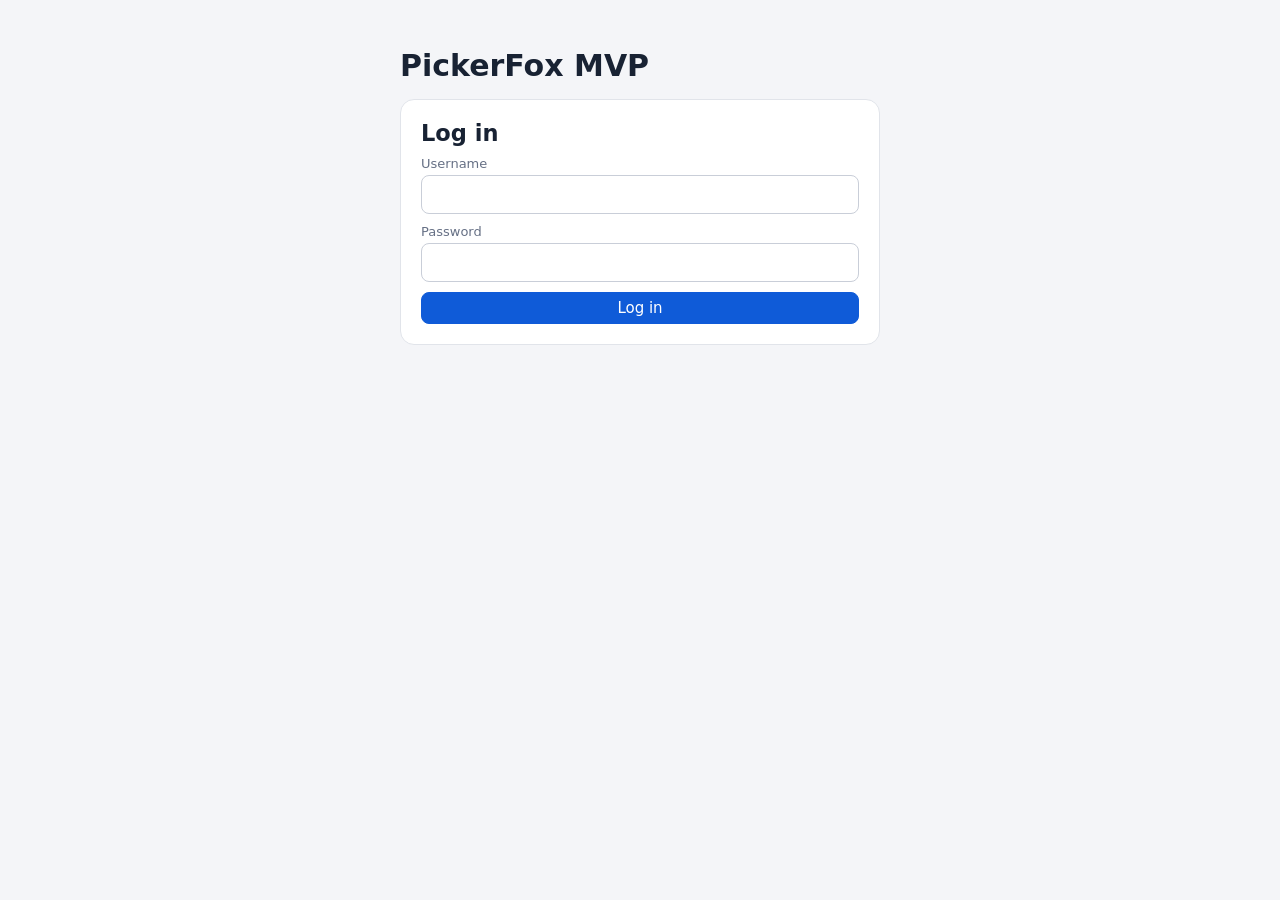
<file: mvp/public/editor.html>
<!doctype html>
<html lang="en">
  <head>
    <meta charset="utf-8">
    <meta name="viewport" content="width=device-width, initial-scale=1, maximum-scale=1, user-scalable=no, viewport-fit=cover">
    <title>PickerFox Layout editor</title>
    <link rel="stylesheet" href="./shared.css?v=__BUILD__">
    <style>
      body { display: flex; flex-direction: column; height: 100vh; height: 100dvh; overflow: hidden; }
      header { display: flex; align-items: center; gap: 10px; flex-wrap: wrap; padding: 8px 12px; background: #182233; color: #fff; }
      header .muted { color: #b6c0d2; }
      header .btn { color: var(--text); text-decoration: none; }
      header .btn:disabled { opacity: 0.5; cursor: default; }
      .tools { display: flex; gap: 6px; flex-wrap: wrap; }
      .tools .btn { white-space: nowrap; }
      .grow { flex: 1; min-width: 0; }
      .work { flex: 1; min-height: 0; display: grid; grid-template-columns: minmax(0, 1fr) 320px; }
      #mapwrap { position: relative; min-width: 0; }
      #map { position: absolute; inset: 0; }
      .zoom { position: absolute; right: 12px; top: 12px; display: grid; gap: 6px; }
      .zoom button { width: 36px; height: 36px; border: 1px solid rgba(24, 34, 51, 0.18); border-radius: 8px; background: #fff; font-size: 1.15rem; cursor: pointer; }
      #panel { overflow: auto; padding: 14px; border-left: 1px solid var(--line); background: #f8f9fb; display: grid; gap: 12px; align-content: start; }
      .card { padding: 12px; border: 1px solid var(--line); border-radius: 12px; background: #fff; display: grid; gap: 10px; }
      .row { display: flex; align-items: center; gap: 8px; flex-wrap: wrap; }
      .pad { display: grid; grid-template-columns: repeat(3, 44px); gap: 4px; }
      .pad .btn { height: 44px; padding: 0; }
      .hint { color: var(--muted); }
      select { padding: 5px 6px; border: 1px solid #c9ced8; border-radius: 6px; background: #fff; }
      .pf-map .el.sel .el-base { stroke-dasharray: 10 6; }
      @media (max-width: 700px) {
        .work { display: block; position: relative; }
        #mapwrap { position: absolute; inset: 0; }
        #panel { position: absolute; inset: auto 0 0 0; max-height: 46%; border-left: 0; border-top: 1px solid var(--line); border-radius: 14px 14px 0 0; box-shadow: 0 -6px 18px rgba(24, 34, 51, 0.15); }
        #panel.empty { padding: 10px 14px; }
      }
    </style>
  </head>
  <body>
    <header>
      <a class="btn" href="./manager.html">← Manager</a>
      <b>Layout editor</b>
      <span class="grow"></span>
      <div class="tools">
        <button class="btn" type="button" data-add="pallet">＋ Pallet</button>
        <button class="btn" type="button" data-add="rack" data-bays="2">＋ Rack 2-bay</button>
        <button class="btn" type="button" data-add="rack" data-bays="3">＋ 3-bay</button>
        <button class="btn" type="button" data-add="rack" data-bays="4">＋ 4-bay</button>
        <button class="btn" type="button" id="undo" disabled>↶ Undo</button>
      </div>
    </header>
    <div class="work">
      <main id="mapwrap">
        <div id="map"></div>
        <div class="zoom">
          <button id="zoomIn" type="button" aria-label="Zoom in">+</button>
          <button id="zoomOut" type="button" aria-label="Zoom out">−</button>
          <button id="zoomReset" type="button" aria-label="Show whole warehouse">⤢</button>
        </div>
      </main>
      <aside id="panel"></aside>
    </div>

    <script src="./shared.js?v=__BUILD__"></script>
    <script>
      const session = PF.requireRole(['admin']);
      const $ = id => document.getElementById(id);
      let state;
      let ix;
      let map;
      let mapReady;
      let selectedId = null;
      const history = [];
      const snap = 25;

      // Keeps the layout before each change, for Undo.
      function remember() {
        history.push(JSON.stringify({ elements: state.elements, stock: state.stock }));
        if (history.length > 20) history.shift();
        $('undo').disabled = false;
      }

      async function change(path, body) {
        remember();
        const result = await PF.post(path, body);
        if (!result) history.pop();
        $('undo').disabled = !history.length;
        return result;
      }

      function paint() {
        map?.paint({ stocked: new Set(ix.stockByElement.keys()), selected: new Set(selectedId ? [selectedId] : []) });
      }

      function renderPanel() {
        const panel = $('panel');
        const el = ix.elements.get(selectedId);
        panel.classList.toggle('empty', !el);
        if (!el) {
          panel.innerHTML = '<p class="hint">Tap a rack or pallet to select it. Drag the selected one to move it; drag anywhere else to pan.</p>';
          return;
        }
        const rack = el.type === 'rack';
        const entries = ix.stockByElement.get(el.id) || [];
        const cartons = entries.reduce((sum, s) => sum + s.qty, 0);
        panel.innerHTML = `<section class="card">
          <div class="row"><div class="grow"><div class="small muted">${rack ? `Rack · ${el.bays} bays` : 'Pallet'}${el.block ? ` · ${el.block}` : ''}</div><h3>${el.code}</h3></div>
            <button class="btn" type="button" data-act="deselect">Done</button></div>
          <div class="small muted">${cartons ? `${cartons} cartons stored` : 'Empty'}</div>
          <div class="row">
            <div class="pad" aria-label="Move by 50 cm">
              <span></span><button class="btn" type="button" data-nudge="0,-50" aria-label="Up 50 cm">↑</button><span></span>
              <button class="btn" type="button" data-nudge="-50,0" aria-label="Left 50 cm">←</button><span class="small muted" style="display:grid;place-items:center;">50 cm</span><button class="btn" type="button" data-nudge="50,0" aria-label="Right 50 cm">→</button>
              <span></span><button class="btn" type="button" data-nudge="0,50" aria-label="Down 50 cm">↓</button><span></span>
            </div>
            <div style="display:grid;gap:6px;">
              <button class="btn" type="button" data-act="rotate">↻ Turn 90°</button>
              <button class="btn danger" type="button" data-act="delete">Delete</button>
            </div>
          </div>
          <div class="row">
            <label class="row small"><b>Levels</b>
              <select data-levels>${[1, 2, 3, 4, 5, 6].map(n => `<option value="${n}"${el.levels === n ? ' selected' : ''}>${n}</option>`).join('')}</select></label>
            <button class="btn small" type="button" data-act="all-levels">Set all ${rack ? 'racks' : 'pallets'} to ${el.levels}</button>
          </div>
        </section>`;
      }

      function render() {
        if (!state) return;
        if (selectedId && !ix.elements.has(selectedId)) selectedId = null;
        renderPanel();
        paint();
      }

      function select(id) {
        selectedId = id;
        render();
      }

      $('panel').addEventListener('click', async event => {
        const el = ix.elements.get(selectedId);
        if (!el) return;
        const nudge = event.target.closest('[data-nudge]');
        const act = event.target.closest('[data-act]')?.dataset.act;
        if (nudge) {
          const [dx, dy] = nudge.dataset.nudge.split(',').map(Number);
          await change(`/api/elements/${el.id}/move`, { dx, dy });
        } else if (act === 'rotate') {
          await change(`/api/elements/${el.id}/rotate`);
        } else if (act === 'delete') {
          const cartons = (ix.stockByElement.get(el.id) || []).reduce((sum, s) => sum + s.qty, 0);
          if (confirm(cartons ? `Delete ${el.code}? Its ${cartons} cartons are removed from stock too.` : `Delete ${el.code}?`)) {
            await change(`/api/elements/${el.id}/delete`);
            selectedId = null;
            render();
          }
        } else if (act === 'all-levels') {
          if (confirm(`Set all ${el.type === 'rack' ? 'racks' : 'pallets'} to ${el.levels} levels?`)) await change(`/api/elements/${el.id}/levels`, { levels: el.levels, applyToAll: true });
        } else if (act === 'deselect') {
          select(null);
        }
      });
      $('panel').addEventListener('change', event => {
        if (!event.target.matches('[data-levels]')) return;
        change(`/api/elements/${selectedId}/levels`, { levels: Number(event.target.value) });
      });

      document.querySelector('.tools').addEventListener('click', async event => {
        const add = event.target.closest('[data-add]');
        if (!add || !map) return;
        const at = map.center();
        const before = new Set(state.elements.map(e => e.id));
        const result = await change('/api/elements', {
          type: add.dataset.add,
          bays: Number(add.dataset.bays) || 1,
          cx: Math.round(at.x / snap) * snap,
          cy: Math.round(at.y / snap) * snap,
        });
        const added = result && state.elements.find(e => !before.has(e.id));
        if (added) {
          select(added.id);
          PF.toast(`${added.code} added in the middle of the view. Drag it into place.`);
        }
      });

      $('undo').addEventListener('click', async () => {
        const last = history.pop();
        if (!last) return;
        await PF.post('/api/layout/restore', JSON.parse(last));
        $('undo').disabled = !history.length;
      });

      $('zoomIn').addEventListener('click', () => map?.zoom(1.5));
      $('zoomOut').addEventListener('click', () => map?.zoom(1 / 1.5));
      $('zoomReset').addEventListener('click', () => map?.reset());

      if (session) {
        PF.connect(next => {
          state = next;
          ix = PF.index(state);
          PF.checkSession(state);
          map?.updateElements(state.elements);
          mapReady ||= PF.createMap($('map'), state, {
            onSelect: select,
            canDrag: id => id === selectedId,
            onMoveElement: (id, cx, cy) => change(`/api/elements/${id}/move`, { cx, cy }),
          }).then(created => { map = created; paint(); });
          render();
        });
      }
    </script>
  </body>
</html>
</file>
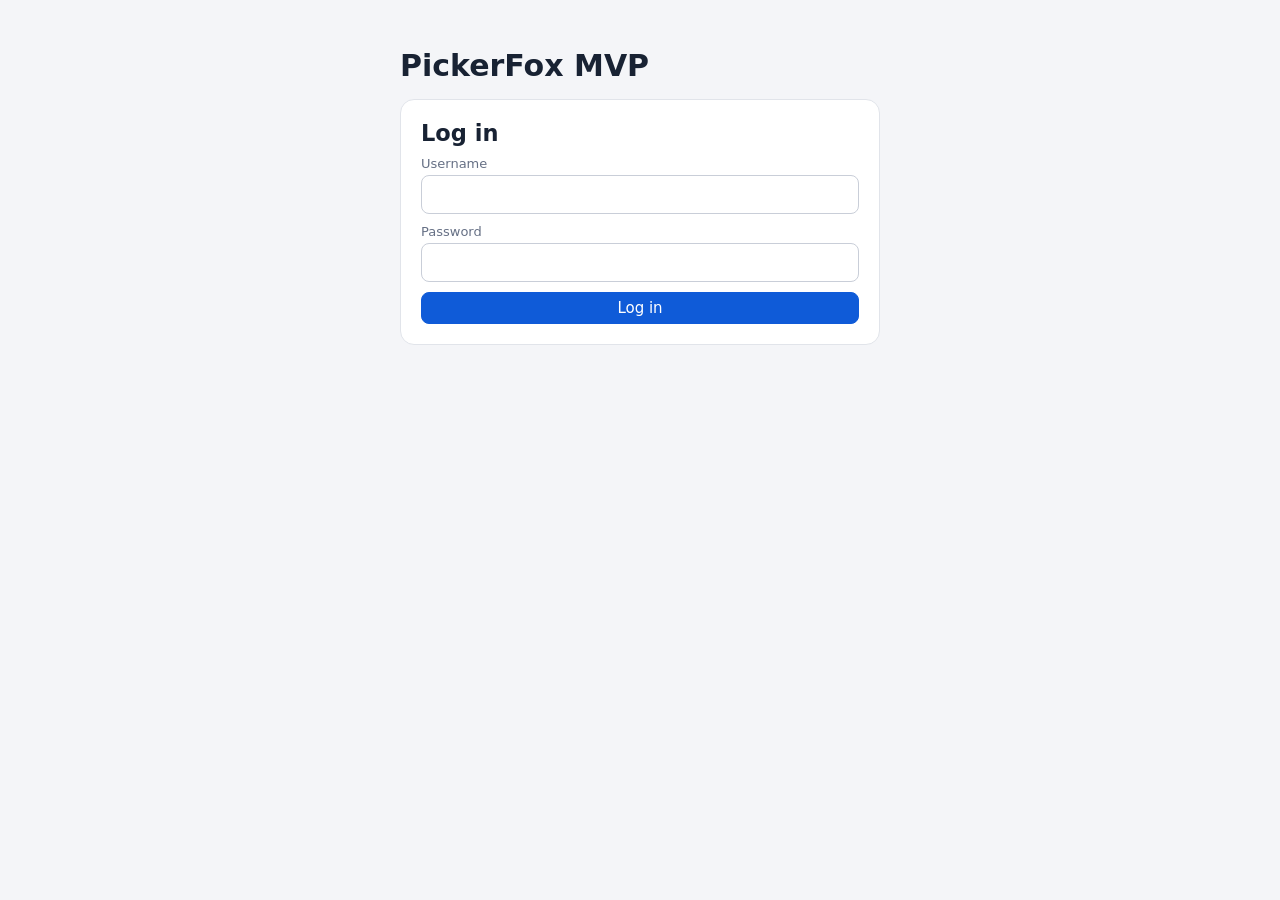
<file: mvp/public/manager.html>
<!doctype html>
<html lang="en">
  <head>
    <meta charset="utf-8">
    <meta name="viewport" content="width=device-width, initial-scale=1">
    <title>PickerFox Manager</title>
    <link rel="stylesheet" href="./shared.css?v=__BUILD__">
    <script src="./vendor/qrcode.js?v=__BUILD__"></script>
    <script src="./vendor/peerjs.min.js?v=__BUILD__"></script>
    <style>
      body { display: flex; flex-direction: column; height: 100vh; height: 100dvh; overflow: hidden; }
      header { position: relative; display: flex; align-items: center; gap: 12px; padding: 8px 16px; background: #182233; color: #fff; }
      header .muted { color: #b6c0d2; }
      #menu { display: flex; align-items: center; gap: 6px; flex-wrap: wrap; justify-content: flex-end; }
      #menu .btn { color: var(--text); text-decoration: none; white-space: nowrap; padding: 5px 10px; font-size: 14px; }
      #menu .who { display: none; }
      #menu .btn.danger { color: #b42318; }
      #menuBtn { display: none; color: var(--text); }
      .grow { flex: 1; min-width: 0; }
      .cols { flex: 1; min-height: 0; display: grid; grid-template-columns: minmax(300px, 380px) minmax(0, 1fr) minmax(320px, 400px); }
      @media (max-width: 1100px) {
        .cols { grid-template-columns: minmax(260px, 320px) minmax(0, 1fr); grid-template-rows: minmax(0, 1fr) minmax(0, 1fr); }
        #leftcol { grid-row: 1 / 3; }
        #detail { border-left: 0; border-top: 1px solid var(--line); }
      }
      #views { display: none; }
      @media (max-width: 700px) {
        header { padding: 8px 12px; }
        #menuBtn { display: inline-block; }
        #menu { display: none; position: absolute; z-index: 60; top: 100%; right: 8px; width: min(280px, calc(100vw - 16px)); flex-direction: column; align-items: stretch; padding: 8px; border-radius: 12px; background: #fff; box-shadow: 0 10px 28px rgba(0, 0, 0, 0.25); }
        #menu.open { display: flex; }
        #menu .btn { text-align: left; min-height: 42px; font-size: 15px; }
        #menu .who { color: var(--muted); padding: 4px 6px; }
        #views { display: flex; border-bottom: 1px solid var(--line); background: #fff; }
        #views button { flex: 1; padding: 11px 6px; border: 0; border-bottom: 3px solid transparent; background: none; cursor: pointer; }
        #views button[aria-selected="true"] { border-bottom-color: var(--accent); font-weight: 700; }
        .cols { display: block; position: relative; }
        .cols > #leftcol, .cols > #mapwrap, .cols > #detail { position: absolute; inset: 0; }
        #menu .who { display: block; }
        .cols > *:not(.shown) { visibility: hidden; pointer-events: none; }
        #detail { border: 0; }
        #tabs button { padding: 10px 2px; font-size: 13.5px; }
      }
      aside { display: flex; flex-direction: column; min-height: 0; background: #f8f9fb; }
      #leftcol { border-right: 1px solid var(--line); }
      #detail { border-left: 1px solid var(--line); overflow: auto; padding: 12px; gap: 12px; }
      #left { flex: 1; overflow: auto; padding: 12px; display: grid; gap: 10px; align-content: start; }

      #tabs { display: flex; border-bottom: 1px solid var(--line); background: #fff; overflow-x: auto; scrollbar-width: none; }
      #tabs button { flex: 1 0 auto; padding: 11px 5px; border: 0; border-bottom: 3px solid transparent; background: none; cursor: pointer; white-space: nowrap; font-size: 13.5px; }
      #tabs button[aria-selected="true"] { border-bottom-color: var(--accent); font-weight: 700; }
      #q { margin: 12px 12px 0; padding: 8px 10px; border: 1px solid #c9ced8; border-radius: 8px; }

      .card { padding: 12px; border: 1px solid var(--line); border-radius: 12px; background: #fff; display: grid; gap: 8px; }
      .card.selected { border-color: var(--text); box-shadow: 0 0 0 1px var(--text); }
      .card.resolved { opacity: 0.6; }
      .row { display: flex; align-items: center; gap: 8px; flex-wrap: wrap; }
      .rowbtn { display: flex; align-items: center; gap: 8px; width: 100%; padding: 0; border: 0; background: none; text-align: left; cursor: pointer; }
      .bar { display: flex; gap: 8px; flex-wrap: wrap; }
      .badge { padding: 2px 8px; border-radius: 10px; background: #eef0f4; font-size: 12px; white-space: nowrap; }
      .badge.Done { background: #d1fadf; color: #05603a; }
      .badge.In { background: #fef0c7; color: #93370d; }
      .badge.Assigned { background: #d9e8ff; color: #0b3d91; }
      .badge.issue { background: #ffe8d9; color: #9a3412; }
      .badge.short { background: #fee4e2; color: #b42318; }
      .link { padding: 2px 0; border: 0; background: none; text-align: left; cursor: pointer; }
      .link:hover { color: var(--accent); text-decoration: underline; }
      .lines { margin: 0; padding: 0; list-style: none; display: grid; gap: 1px; font-size: 13.5px; }
      .lines li { display: flex; justify-content: space-between; gap: 8px; }
      .lines li.picked .link { color: #067647; }
      .prow { display: grid; gap: 2px; width: 100%; padding: 8px 10px; border: 1px solid var(--line); border-radius: 8px; background: #fff; text-align: left; cursor: pointer; }
      .prow.selected { border-color: var(--sel); box-shadow: 0 0 0 1px var(--sel); }
      select, input[type="number"], input[type="text"], input[type="password"] { padding: 5px 6px; border: 1px solid #c9ced8; border-radius: 6px; background: #fff; }
      input[type="number"] { width: 72px; }

      #mapwrap { position: relative; min-width: 0; }
      #map { position: absolute; inset: 0; }
      .zoom { position: absolute; right: 12px; top: 12px; display: grid; gap: 6px; }
      .zoom button { width: 36px; height: 36px; border: 1px solid rgba(24, 34, 51, 0.18); border-radius: 8px; background: #fff; font-size: 1.15rem; cursor: pointer; }
      .maptools { position: absolute; left: 12px; top: 12px; right: 60px; display: grid; gap: 6px; justify-items: start; pointer-events: none; }
      .maptools > * { pointer-events: auto; }
      .legend { display: flex; align-items: center; flex-wrap: wrap; gap: 8px; padding: 6px 10px; border: 1px solid var(--line); border-radius: 10px; background: rgba(255, 255, 255, 0.95); font-size: 13px; }
      .legend input[type="number"] { width: 56px; }
      .key { display: inline-block; width: 14px; height: 14px; border-radius: 3px; border: 1px solid rgba(0, 0, 0, 0.2); vertical-align: -2px; }

      dl { display: grid; grid-template-columns: auto 1fr; gap: 2px 10px; margin: 0; font-size: 13.5px; }
      dt { color: var(--muted); }
      dd { margin: 0; }
      table { width: 100%; border-collapse: collapse; }
      td { padding: 5px 4px; border-top: 1px solid var(--line); vertical-align: middle; }
      td:first-child { padding-left: 0; }
      .add-box { display: grid; gap: 8px; margin-top: 8px; padding-top: 10px; border-top: 1px dashed var(--line); }
      .field { display: grid; gap: 4px; }
      .wide-select { width: 100%; max-width: 100%; box-sizing: border-box; }
      .add-row { display: flex; align-items: flex-end; gap: 8px; }
      .qty-field { display: grid; gap: 4px; width: 84px; flex: none; }
      .qty-field input { width: 100%; }
      .add-btn { flex: 1; min-height: 36px; font-weight: 600; white-space: nowrap; }
      .hint { padding: 24px 8px; text-align: center; }
      .device { display: grid; gap: 2px; padding: 10px 0; border-top: 1px solid var(--line); }
      .device:first-child { border-top: 0; }
    </style>
  </head>
  <body>
    <header>
      <b>PickerFox</b><span class="muted">Manager</span><span class="dot" id="conn" title="Data loaded"></span>
      <span class="grow"></span>
      <button class="btn" id="menuBtn" type="button" aria-expanded="false" aria-controls="menu">☰ Menu</button>
      <nav id="menu">
        <span class="small muted who" id="who"></span>
        <button class="btn" id="pairBtn" type="button">📱 <span id="pairBtnText">Connect phone</span></button>
        <button class="btn" id="devicesBtn" type="button">Devices (<span id="deviceCount">0</span>)</button>
        <a class="btn" href="./editor.html">Layout editor</a>
        <a class="btn" href="./picker.html" target="_blank" rel="noopener">Open picker view</a>
        <button class="btn" id="exportBtn" type="button">Export data</button>
        <button class="btn" id="importBtn" type="button">Import data</button>
        <button class="btn" id="clearData" type="button">Clear saved data</button>
        <button class="btn danger" id="reset" type="button">Reset demo</button>
        <button class="btn" id="logout" type="button">Log out</button>
      </nav>
      <input id="importFile" type="file" accept="application/json,.json" hidden>
    </header>
    <nav id="views" role="tablist">
      <button type="button" data-view="leftcol" aria-selected="true">List</button>
      <button type="button" data-view="mapwrap" aria-selected="false">Map</button>
      <button type="button" data-view="detail" aria-selected="false">Details</button>
    </nav>

    <div id="pairModal" class="modal-backdrop" hidden>
      <div class="modal-card">
        <div class="modal-head"><h3>📱 Connect phone</h3><button class="modal-x" data-close type="button" aria-label="Close">×</button></div>
        <p class="small muted">Scan this QR code with the phone camera, then log in on the phone. The phone stays connected while this page is open.</p>
        <div id="qrHost" class="qr-box" style="text-align:center;"></div>
        <div class="row small" style="justify-content:center;">
          <span class="muted">Room code:</span><code id="roomCodeText" class="code-text"></code>
        </div>
        <div class="row small" style="justify-content:center;">
          <button type="button" class="btn small" id="copyRoomLink">Copy link</button>
          <button type="button" class="btn small" id="refreshRoomBtn" title="New room code and QR; connected phones are dropped">↻ New room</button>
          <button type="button" class="btn small" id="pairDevices">Devices</button>
        </div>
        <div id="peerStatus" class="small muted" style="text-align:center;padding:4px;border-radius:6px;background:#f3f4f6;">Connecting to peer signaling network…</div>
      </div>
    </div>

    <div id="devicesModal" class="modal-backdrop" hidden>
      <div class="modal-card">
        <div class="modal-head"><h3>Connected devices</h3><button class="modal-x" data-close type="button" aria-label="Close">×</button></div>
        <div id="deviceList"></div>
      </div>
    </div>

    <div class="cols">
      <aside id="leftcol" class="shown">
        <nav id="tabs" role="tablist"></nav>
        <input id="q" type="search" placeholder="Search name, SKU or carton label" aria-label="Search products" hidden>
        <div id="left"></div>
      </aside>
      <main id="mapwrap">
        <div id="map"></div>
        <div class="maptools">
          <div id="legend" class="legend" hidden></div>
          <div id="stockLegend" class="legend"></div>
        </div>
        <div class="zoom">
          <button id="zoomIn" type="button" aria-label="Zoom in">+</button>
          <button id="zoomOut" type="button" aria-label="Zoom out">−</button>
          <button id="zoomReset" type="button" aria-label="Show whole warehouse">⤢</button>
        </div>
      </main>
      <aside id="detail"></aside>
    </div>

    <script src="./shared.js?v=__BUILD__"></script>
    <script>
      const session = PF.requireRole(['admin']);
      const $ = id => document.getElementById(id);
      const { esc } = PF;
      let state;
      let ix;
      let map;
      let mapReady;
      let peerHost = null;
      const ui = { tab: 'orders', listId: null, elementId: null, slot: null, productId: null, addProduct: '', addQty: 10, stockColors: false, view: 'leftcol' };
      const narrow = window.matchMedia('(max-width: 700px)');

      // Updates from other devices must not wipe a field the manager is typing in.
      function guarded(container, draw) {
        let stale = false;
        const run = force => {
          const active = document.activeElement;
          if (!force && container.contains(active) && /^(INPUT|SELECT|TEXTAREA)$/.test(active.tagName)) {
            stale = true;
            return;
          }
          stale = false;
          draw();
        };
        container.addEventListener('focusout', () => { if (stale) setTimeout(run, 250); });
        return run;
      }

      const selectedList = () => state.picklists.find(l => l.id === ui.listId) || null;
      const productElements = () => new Set(PF.locations(ix, ui.productId).map(s => s.elementId));
      const when = iso => new Date(iso).toLocaleString([], { day: '2-digit', month: '2-digit', hour: '2-digit', minute: '2-digit' });
      const issueWhere = i => i.elementId ? PF.address(ix, { elementId: i.elementId, bay: i.bay || 1, level: i.level || 1 }) : PF.addresses(ix, i.productId);

      function showView(view) {
        ui.view = view;
        document.querySelectorAll('.cols > *').forEach(node => node.classList.toggle('shown', node.id === view));
        document.querySelectorAll('#views [data-view]').forEach(b => b.setAttribute('aria-selected', String(b.dataset.view === view)));
      }

      function paint() {
        if (!map) return;
        const list = selectedList();
        const selected = productElements();
        if (ui.elementId) selected.add(ui.elementId);
        map.paint({
          stocked: new Set(ix.stockByElement.keys()),
          marks: list ? PF.listMarks(ix, list) : new Map(),
          selected,
          stock: ui.stockColors && !list ? PF.stockStatus(ix, state.settings) : null,
          issues: new Set(PF.openIssues(state).map(i => i.elementId || PF.locations(ix, i.productId)[0]?.elementId).filter(Boolean)),
        });
        const legend = $('legend');
        legend.hidden = !list;
        if (list) legend.innerHTML = `${PF.swatch(list)}<span>List ${list.number} · ${esc(list.customer)} · faded = picked</span>`;
      }

      const drawStockLegend = guarded($('stockLegend'), () => {
        const { low, critical } = state.settings.stock;
        $('stockLegend').innerHTML = `<label class="row"><input type="checkbox" id="stockToggle"${ui.stockColors ? ' checked' : ''}> Stock colors</label>${ui.stockColors ? `
          <span><span class="key" style="background:#cfe8d2"></span> ≥ <input type="number" min="1" id="lowAt" value="${low}" aria-label="Low below"></span>
          <span><span class="key" style="background:#f6e3a8"></span> ≥ <input type="number" min="0" id="criticalAt" value="${critical}" aria-label="Critical below"></span>
          <span><span class="key" style="background:#f2b8ae"></span> below</span>
          <span class="small muted">cartons in the emptiest slot</span>` : ''}`;
      });

      function renderTabs() {
        const withList = new Set(state.picklists.map(l => l.orderId));
        const counts = {
          orders: state.orders.filter(o => !withList.has(o.id)).length,
          lists: state.picklists.filter(l => PF.status(l) !== 'Done').length,
          products: state.products.length,
          issues: PF.openIssues(state).length,
          users: state.users.length,
        };
        $('tabs').innerHTML = [['orders', 'Orders'], ['lists', 'Lists'], ['products', 'Products'], ['issues', 'Issues'], ['users', 'Users']]
          .map(([id, label]) => `<button type="button" role="tab" data-tab="${id}" aria-selected="${ui.tab === id}">${label} (${counts[id]})</button>`).join('');
        $('q').hidden = ui.tab !== 'products';
      }

      function renderOrders() {
        const listByOrder = new Map(state.picklists.map(l => [l.orderId, l]));
        const open = state.orders.filter(o => !listByOrder.has(o.id));
        const cards = [...open, ...state.orders.filter(o => listByOrder.has(o.id))].map(o => {
          const list = listByOrder.get(o.id);
          const cartons = o.lines.reduce((sum, l) => sum + l.qty, 0);
          return `<article class="card">
            <div class="row"><b>Order ${o.number}</b><span class="grow">${esc(o.customer)}</span>${list
              ? `<button type="button" class="link row" data-act="show-list" data-id="${list.id}">${PF.swatch(list)} List ${list.number}</button>`
              : `<button type="button" class="btn primary" data-act="create" data-id="${o.id}">Create pick list</button>`}</div>
            <div class="small muted">${o.lines.length} products · ${cartons} cartons</div>
            <ul class="lines">${o.lines.map(l => `<li><button type="button" class="link" data-act="product" data-id="${l.productId}">${l.qty} × ${esc(ix.products.get(l.productId)?.name)}</button></li>`).join('')}</ul>
          </article>`;
        }).join('');
        return `<div class="bar"><button type="button" class="btn" data-act="demo-order">+ Demo order</button>${
          open.length > 1 ? `<button type="button" class="btn" data-act="create-all">Create all ${open.length} pick lists</button>` : ''}</div>${cards}`;
      }

      function renderLists() {
        if (!state.picklists.length) return '<p class="muted hint">No pick lists yet. Create them from the Orders tab.</p>';
        return state.picklists.map(list => {
          const { done, total } = PF.progress(list);
          const status = PF.status(list);
          const selected = list.id === ui.listId;
          const short = list.lines.filter(l => l.short > 0).length;
          const options = [`<option value="">Unassigned</option>`, ...state.pickers.map(p => `<option value="${p.id}"${p.id === list.pickerId ? ' selected' : ''}>${esc(p.name)}</option>`)].join('');
          return `<article class="card${selected ? ' selected' : ''}" style="--c:${PF.color(list).bg}">
            <button type="button" class="rowbtn" data-act="select-list" data-id="${list.id}" aria-expanded="${selected}">${PF.swatch(list)}<b>List ${list.number}</b><span class="grow">${esc(list.customer)}</span>${short ? `<span class="badge short">${short} short</span>` : ''}<span class="badge ${status.split(' ')[0]}">${status}</span></button>
            <div class="progress"><i style="width:${(done / total) * 100}%"></i></div>
            <div class="row small"><span class="muted grow">Order ${list.orderNumber} · ${done}/${total} picked</span>
              <label>Picker <select data-assign="${list.id}">${options}</select></label>
              <button type="button" class="btn danger" data-act="delete-list" data-id="${list.id}">Delete</button></div>
            ${selected ? `<ul class="lines">${list.lines.map(line => `<li class="${line.picked ? 'picked' : ''}"><button type="button" class="link" data-act="product" data-id="${line.productId}">${line.picked ? '✓' : '○'} ${line.qty} × ${esc(ix.products.get(line.productId)?.name)}${line.short > 0 ? ` <span class="badge short">short ${line.short}</span>` : ''}</button><span class="muted small">${esc(PF.addresses(ix, line.productId))}</span></li>`).join('')}</ul>` : ''}
          </article>`;
        }).join('');
      }

      function renderProducts() {
        const query = $('q').value.trim().toLowerCase();
        const hits = state.products.filter(p => !query || [p.name, p.sku, p.mfrSku, p.cartonLabel].some(v => v.toLowerCase().includes(query)));
        return hits.map(p => `<button type="button" class="prow${p.id === ui.productId ? ' selected' : ''}" data-act="product" data-id="${p.id}"><b>${esc(p.name)}</b><span class="small muted">${p.sku} · ${p.mfrSku} · ${esc(PF.addresses(ix, p.id))}</span></button>`).join('')
          || '<p class="muted hint">No product found.</p>';
      }

      function issueCard(i) {
        const product = ix.products.get(i.productId);
        return `<article class="card${i.status === 'resolved' ? ' resolved' : ''}">
          <div class="row"><span class="badge issue">${esc(PF.ISSUE_TYPES[i.type] || i.type)}</span><span class="grow small muted">${when(i.at)}${i.by ? ` · ${esc(i.by)}` : ''}</span>
            ${i.status === 'open' ? `<button type="button" class="btn small" data-act="resolve" data-id="${i.id}">Resolve</button>` : `<span class="small muted">Resolved ${when(i.resolvedAt)}</span>`}</div>
          <div>${product ? `<button type="button" class="link" data-act="product" data-id="${product.id}"><b>${esc(product.name)}</b></button>` : ''}
            ${i.elementId || product ? `<button type="button" class="link small" data-act="issue-map" data-id="${i.id}">📍 ${esc(issueWhere(i))}</button>` : ''}</div>
          ${i.note ? `<div class="small">${esc(i.note)}</div>` : ''}
        </article>`;
      }

      function renderIssues() {
        const open = PF.openIssues(state).slice().reverse();
        const resolved = state.issues.filter(i => i.status === 'resolved').slice(-20).reverse();
        if (!open.length && !resolved.length) return '<p class="muted hint">No issues reported. Pickers report them with the "!" button.</p>';
        return `${open.length ? open.map(issueCard).join('') : '<p class="muted">No open issues.</p>'}${resolved.length ? `<div class="small muted" style="margin-top:8px;">Recently resolved</div>${resolved.map(issueCard).join('')}` : ''}`;
      }

      function renderUsers() {
        const pickerOptions = selected => ['<option value="">No picker</option>', ...state.pickers.map(p => `<option value="${p.id}"${p.id === selected ? ' selected' : ''}>${esc(p.name)}</option>`)].join('');
        const rows = state.users.map(u => `<article class="card">
          <div class="row"><b class="grow">${esc(u.username)}${u.id === session?.userId ? ' <span class="small muted">(you)</span>' : ''}</b>
            <button type="button" class="btn small" data-act="password" data-id="${u.id}">New password</button>
            <button type="button" class="btn small danger" data-act="delete-user" data-id="${u.id}">Delete</button></div>
          <div class="row small">
            <label>Role <select data-user-role="${u.id}"><option value="user"${u.role === 'user' ? ' selected' : ''}>User (picker only)</option><option value="admin"${u.role === 'admin' ? ' selected' : ''}>Admin (all)</option></select></label>
            <label>Picks as <select data-user-picker="${u.id}">${pickerOptions(u.pickerId)}</select></label>
          </div>
        </article>`).join('');
        return `<form class="card form" id="addUser">
          <b>Add user</b>
          <label>Username<input type="text" name="username" autocomplete="off" autocapitalize="none" required></label>
          <label>Password<input type="password" name="password" autocomplete="new-password" required></label>
          <div class="row"><label>Role <select name="role"><option value="user">User (picker only)</option><option value="admin">Admin (all)</option></select></label>
            <label>Picks as <select name="pickerId">${pickerOptions(null)}</select></label></div>
          <button class="btn primary" type="submit">Add user</button>
        </form>${rows}`;
      }

      const drawLeft = guarded($('left'), () => {
        $('left').innerHTML = { orders: renderOrders, lists: renderLists, products: renderProducts, issues: renderIssues, users: renderUsers }[ui.tab]();
      });

      const drawDetail = guarded($('detail'), () => {
        const box = $('detail');
        const product = ix.products.get(ui.productId);
        const el = ix.elements.get(ui.elementId);
        let html = '';
        if (product) {
          const locs = PF.locations(ix, product.id);
          html += `<section class="card"><div class="small muted">Product</div><h3>${esc(product.name)}</h3>
            <dl><dt>Tidox SKU</dt><dd>${product.sku}</dd><dt>Manufacturer code</dt><dd>${product.mfrSku}</dd><dt>Carton label</dt><dd>${esc(product.cartonLabel)}</dd>
            <dt>Locations</dt><dd>${locs.length
              ? locs.map(s => `<button type="button" class="link" data-act="loc" data-el="${s.elementId}" data-bay="${s.bay}" data-level="${s.level}">${PF.address(ix, s)} · ${s.qty} cartons</button>`).join('<br>')
              : 'None. Select a slot on the map and place it there.'}</dd></dl></section>`;
        }
        const related = PF.openIssues(state).filter(i => (el && i.elementId === el.id) || (product && i.productId === product.id));
        if (related.length) html += `<section class="card"><div class="small muted">Open issues</div>${related.map(i => `<div class="row small"><span class="badge issue">${esc(PF.ISSUE_TYPES[i.type])}</span><span class="grow">${esc(i.note || '')}</span><button type="button" class="btn small" data-act="resolve" data-id="${i.id}">Resolve</button></div>`).join('')}</section>`;
        if (!el) {
          box.innerHTML = html || '<p class="muted hint">Select a rack or pallet on the map to open its front view, or pick a product, order or pick list in the list.</p>';
          return;
        }
        const entries = ix.stockByElement.get(el.id) || [];
        const rack = el.type === 'rack';
        const kinds = new Set(entries.map(s => s.productId)).size;
        const totalCartons = entries.reduce((sum, s) => sum + s.qty, 0);
        html += `<section class="card">
          <div class="small muted">${rack ? 'Rack' : 'Pallet'} · front view</div>
          <h3>${el.code}</h3>
          <div class="small muted">${rack ? `${el.bays} bays × ${el.levels} levels · ` : (el.levels > 1 ? `${el.levels} stacked levels · ` : '')}${kinds} product${kinds === 1 ? '' : 's'} · ${totalCartons} cartons</div>
          <div id="frontHost"></div>
        </section>`;
        if (ui.slot) {
          if (ui.slot.level > el.levels) ui.slot.level = el.levels;
          const inSlot = entries.filter(s => s.bay === ui.slot.bay && s.level === ui.slot.level);
          const free = state.products.filter(p => !inSlot.some(s => s.productId === p.id));
          const slotLabel = PF.address(ix, { elementId: el.id, ...ui.slot });
          html += `<section class="card">
            <div class="small muted">Slot (${inSlot.length} product${inSlot.length === 1 ? '' : 's'})</div>
            <h3>${slotLabel}</h3>
            ${inSlot.length ? `<table>${inSlot.map(s => {
              const p = ix.products.get(s.productId);
              return `<tr><td><b>${esc(p.name)}</b><br><span class="small muted">${p.sku}</span></td>
                <td><input type="number" min="0" max="9999" value="${s.qty}" data-qty="${p.id}" aria-label="Cartons of ${esc(p.name)}"> ct</td>
                <td><button type="button" class="btn danger" data-act="remove" data-id="${p.id}">Remove</button></td></tr>`;
            }).join('')}</table>` : '<p class="muted">Empty slot. Place one or more products below.</p>'}
            <div class="add-box">
              <div class="field">
                <label for="addProduct" class="small muted"><b>${inSlot.length ? '+ Add another product to this slot' : 'Product to place'}</b></label>
                <select id="addProduct" class="wide-select" aria-label="Product to place">
                  <option value="">Choose product…</option>
                  ${free.map(p => `<option value="${p.id}"${p.id === ui.addProduct ? ' selected' : ''}>${esc(p.name)} (${p.sku})</option>`).join('')}
                </select>
              </div>
              <div class="add-row">
                <label class="qty-field">
                  <span class="small muted">Cartons</span>
                  <input id="addQty" type="number" min="1" max="9999" value="${ui.addQty}" aria-label="Cartons">
                </label>
                <button type="button" class="btn primary add-btn" data-act="place">${inSlot.length ? '+ Add to slot' : 'Place in slot'}</button>
              </div>
            </div>
          </section>`;
        } else {
          html += '<p class="muted hint">Select a slot in the front view to see and edit its contents.</p>';
        }
        box.innerHTML = html;
        $('frontHost').appendChild(PF.frontView(ix, el, {
          hot: new Set(product ? [product.id] : []),
          selected: ui.slot,
          onSlot: slot => { ui.slot = slot; render(true); },
        }));
      });

      function render(force) {
        if (!state) return;
        $('who').textContent = session ? `Logged in as ${session.username}` : '';
        renderTabs();
        drawLeft(force);
        drawDetail(force);
        drawStockLegend(force);
        paint();
      }

      function selectProduct(id) {
        ui.productId = id;
        const first = PF.locations(ix, id)[0];
        ui.elementId = first ? first.elementId : null;
        ui.slot = first ? { bay: first.bay, level: first.level } : null;
        render(true);
        if (narrow.matches) showView('detail');
        map?.focus(productElements());
      }

      function selectElement(id) {
        const el = ix.elements.get(id);
        if (!el) {
          Object.assign(ui, { elementId: null, slot: null, productId: null });
        } else {
          const here = PF.locations(ix, ui.productId).find(s => s.elementId === id);
          if (!here) ui.productId = null;
          ui.elementId = id;
          ui.slot = here ? { bay: here.bay, level: here.level } : el.type === 'pallet' ? { bay: 1, level: 1 } : null;
        }
        render(true);
        if (el && narrow.matches) showView('detail');
      }

      const setStock = (productId, qty) => PF.post('/api/stock', { productId, elementId: ui.elementId, ...ui.slot, qty });

      async function userChange(path, body) {
        await PF.post(path, body);
        peerHost?.revalidate();
        PF.checkSession(state);
      }

      $('views').addEventListener('click', event => {
        const button = event.target.closest('[data-view]');
        if (button) showView(button.dataset.view);
      });

      $('tabs').addEventListener('click', event => {
        const tab = event.target.closest('[data-tab]');
        if (!tab) return;
        ui.tab = tab.dataset.tab;
        render(true);
      });
      $('q').addEventListener('input', () => drawLeft(true));

      async function onAct(target) {
        const { act, id } = target.dataset;
        if (act === 'demo-order') {
          PF.post('/api/orders/demo');
        } else if (act === 'create') {
          PF.post('/api/picklists', { orderId: id });
        } else if (act === 'create-all') {
          const withList = new Set(state.picklists.map(l => l.orderId));
          for (const order of state.orders.filter(o => !withList.has(o.id))) await PF.post('/api/picklists', { orderId: order.id });
          ui.tab = 'lists';
          render(true);
        } else if (act === 'show-list' || act === 'select-list') {
          ui.listId = act === 'select-list' && ui.listId === id ? null : id;
          ui.tab = 'lists';
          render(true);
          const list = selectedList();
          if (list) map?.focus(PF.listMarks(ix, list).keys());
        } else if (act === 'delete-list') {
          const list = state.picklists.find(l => l.id === id);
          if (confirm(`Delete pick list ${list.number}? Its order becomes available again.`)) PF.post(`/api/picklists/${id}/delete`);
        } else if (act === 'product') {
          selectProduct(id);
        } else if (act === 'resolve') {
          PF.post(`/api/issues/${id}/resolve`);
        } else if (act === 'issue-map') {
          const issue = state.issues.find(i => i.id === id);
          if (issue?.elementId) {
            ui.productId = issue.productId;
            ui.elementId = issue.elementId;
            ui.slot = { bay: issue.bay || 1, level: issue.level || 1 };
            render(true);
            if (narrow.matches) showView('mapwrap');
            map?.focus([issue.elementId]);
          } else if (issue?.productId) {
            selectProduct(issue.productId);
          }
        } else if (act === 'password') {
          const user = state.users.find(u => u.id === id);
          const password = prompt(`New password for ${user.username}:`);
          if (password) await userChange(`/api/users/${id}/update`, { passHash: await PF.sha256(password) });
        } else if (act === 'delete-user') {
          const user = state.users.find(u => u.id === id);
          if (confirm(`Delete user ${user.username}? Their connected phones are disconnected.`)) await userChange(`/api/users/${id}/delete`);
        }
      }

      $('left').addEventListener('click', event => {
        const target = event.target.closest('[data-act]');
        if (target) onAct(target);
      });
      $('left').addEventListener('change', event => {
        const { assign, userRole, userPicker } = event.target.dataset;
        if (assign) {
          event.target.blur();
          PF.post(`/api/picklists/${assign}/assign`, { pickerId: event.target.value || null });
        } else if (userRole) {
          event.target.blur();
          userChange(`/api/users/${userRole}/update`, { role: event.target.value });
        } else if (userPicker) {
          event.target.blur();
          userChange(`/api/users/${userPicker}/update`, { pickerId: event.target.value || null });
        }
      });
      $('left').addEventListener('submit', async event => {
        if (event.target.id !== 'addUser') return;
        event.preventDefault();
        const form = new FormData(event.target);
        const result = await PF.post('/api/users', {
          username: form.get('username'),
          passHash: form.get('password') ? await PF.sha256(form.get('password')) : '',
          role: form.get('role'),
          pickerId: form.get('pickerId') || null,
        });
        if (result) {
          PF.toast(`User ${form.get('username')} added`);
          render(true);
        }
      });

      $('detail').addEventListener('click', async event => {
        const target = event.target.closest('[data-act]');
        if (!target) return;
        const { act, id } = target.dataset;
        if (act === 'loc') {
          ui.elementId = target.dataset.el;
          ui.slot = { bay: Number(target.dataset.bay), level: Number(target.dataset.level) };
          render(true);
          map?.focus([ui.elementId]);
        } else if (act === 'remove') {
          setStock(id, 0);
        } else if (act === 'place') {
          const qty = Number(ui.addQty);
          if (!ui.addProduct) return PF.toast('Choose a product to place');
          if (!Number.isInteger(qty) || qty < 1) return PF.toast('Enter a whole number of cartons');
          const pId = ui.addProduct;
          ui.addProduct = '';
          await setStock(pId, qty);
          render(true);
        } else {
          onAct(target);
        }
      });
      $('detail').addEventListener('keydown', event => {
        if (event.key === 'Enter' && (event.target.id === 'addQty' || event.target.id === 'addProduct')) {
          event.preventDefault();
          document.querySelector('[data-act="place"]')?.click();
        }
      });
      $('detail').addEventListener('input', event => {
        if (event.target.id === 'addQty') ui.addQty = event.target.value;
      });
      $('detail').addEventListener('change', event => {
        if (event.target.id === 'addProduct') {
          ui.addProduct = event.target.value;
        } else if (event.target.dataset.qty) {
          const qty = Number(event.target.value);
          event.target.blur();
          if (event.target.value === '' || !Number.isInteger(qty) || qty < 0) {
            PF.toast('Enter a whole number of cartons');
            render(true);
          } else {
            setStock(event.target.dataset.qty, qty);
          }
        }
      });

      $('stockLegend').addEventListener('change', event => {
        if (event.target.id === 'stockToggle') {
          ui.stockColors = event.target.checked;
          if (ui.stockColors) ui.listId = null;
          render(true);
        } else if (event.target.id === 'lowAt' || event.target.id === 'criticalAt') {
          event.target.blur();
          PF.post('/api/settings/stock', { low: Number($('lowAt').value), critical: Number($('criticalAt').value) }).then(() => render(true));
        }
      });

      // ---- Menu and modals
      const closeMenu = () => { $('menu').classList.remove('open'); $('menuBtn').setAttribute('aria-expanded', 'false'); };
      $('menuBtn').addEventListener('click', () => {
        const open = $('menu').classList.toggle('open');
        $('menuBtn').setAttribute('aria-expanded', String(open));
      });
      $('menu').addEventListener('click', event => { if (event.target.closest('button, a')) closeMenu(); });
      document.addEventListener('click', event => { if (!event.target.closest('#menu, #menuBtn')) closeMenu(); });

      document.querySelectorAll('.modal-backdrop').forEach(modal => modal.addEventListener('click', event => {
        if (event.target === modal || event.target.closest('[data-close]')) modal.hidden = true;
      }));

      function pickerLink(room) {
        const url = new URL('./picker.html', location.href);
        url.search = `?room=${room}`;
        return url.toString();
      }

      function renderDevices(list = peerHost?.devices() || []) {
        $('deviceCount').textContent = list.length;
        $('pairBtnText').textContent = list.length ? `Phones (${list.length})` : 'Connect phone';
        $('deviceList').innerHTML = !peerHost
          ? '<p class="muted">No room open. Use "Connect phone" to open one.</p>'
          : list.length
            ? list.map(d => `<div class="device"><div class="row"><b class="grow">${esc(d.user.username)} <span class="small muted">${d.user.role}</span></b>
                <button type="button" class="btn small danger" data-kick="${esc(d.peerId)}">Disconnect</button></div>
                <div class="small muted">${esc(d.device)} · since ${when(d.connectedAt)} · last active ${when(d.lastSeen)}</div></div>`).join('')
            : '<p class="muted">No phone connected yet.</p>';
      }

      function showPairModal(forceNew = false) {
        $('pairModal').hidden = false;
        let room = localStorage.getItem('pf.room');
        if (!room || forceNew || room.length < 32) {
          room = PF.generateRoomCode();
          localStorage.setItem('pf.room', room);
          peerHost?.close();
          peerHost = null;
        }
        $('roomCodeText').textContent = room;
        if (typeof qrcode !== 'undefined') {
          try {
            const qr = qrcode(0, 'M');
            qr.addData(pickerLink(room));
            qr.make();
            $('qrHost').innerHTML = qr.createSvgTag(6, 12);
          } catch (e) {
            console.error('QR code generation failed:', e);
          }
        }
        if (peerHost) {
          $('peerStatus').textContent = peerHost.getStatus();
          return;
        }
        $('peerStatus').textContent = 'Connecting to peer signaling network…';
        peerHost = PF.startPeerHost({
          roomCode: room,
          getState: () => state,
          onAction: async (path, body, username) => {
            if (path === '/api/issues') body = { ...body, by: username };
            await PF.post(path, body);
          },
          onStatus: message => { $('peerStatus').textContent = message; },
          onDevices: list => renderDevices(list),
        });
        renderDevices();
      }

      $('pairBtn').addEventListener('click', () => showPairModal(false));
      $('refreshRoomBtn').addEventListener('click', () => showPairModal(true));
      $('copyRoomLink').addEventListener('click', () => {
        navigator.clipboard?.writeText(pickerLink(localStorage.getItem('pf.room')));
        PF.toast('Link copied');
      });
      $('pairDevices').addEventListener('click', () => { $('pairModal').hidden = true; $('devicesModal').hidden = false; renderDevices(); });
      $('devicesBtn').addEventListener('click', () => { $('devicesModal').hidden = false; renderDevices(); });
      $('deviceList').addEventListener('click', event => {
        const kick = event.target.closest('[data-kick]');
        if (kick) peerHost?.disconnect(kick.dataset.kick);
      });

      $('exportBtn').addEventListener('click', () => {
        PF.download(`pickerfox-demo-${new Date().toISOString().slice(0, 10)}.json`, JSON.stringify(state, null, 2));
      });
      $('importBtn').addEventListener('click', () => $('importFile').click());
      $('importFile').addEventListener('change', async event => {
        const file = event.target.files[0];
        event.target.value = '';
        if (!file) return;
        let data;
        try { data = JSON.parse(await file.text()); } catch { return PF.toast('This file is not valid JSON'); }
        if (!confirm('Replace all data in this browser with the imported file?')) return;
        if (await PF.post('/api/import', { state: data })) {
          PF.toast('Data imported');
          peerHost?.revalidate();
          PF.checkSession(state);
        }
      });
      $('clearData').addEventListener('click', () => {
        if (confirm('Clear the data saved in this browser and reload? You are logged out and phones need to scan a new QR code.')) PF.clearSavedData();
      });
      $('reset').addEventListener('click', async () => {
        if (!confirm('Reset all demo data? Pick lists, new orders, issues, users and stock changes are discarded.')) return;
        await PF.post('/api/reset');
        peerHost?.revalidate();
        PF.checkSession(state);
      });
      $('logout').addEventListener('click', () => PF.logout());

      $('zoomIn').addEventListener('click', () => map?.zoom(1.5));
      $('zoomOut').addEventListener('click', () => map?.zoom(1 / 1.5));
      $('zoomReset').addEventListener('click', () => map?.reset());

      if (session) {
        showView('leftcol');
        PF.connect(next => {
          state = next;
          ix = PF.index(state);
          PF.checkSession(state);
          map?.updateElements(state.elements);
          if (!selectedList()) ui.listId = null;
          if (ui.elementId && !ix.elements.has(ui.elementId)) Object.assign(ui, { elementId: null, slot: null });
          mapReady ||= PF.createMap($('map'), state, { onSelect: selectElement }).then(created => { map = created; paint(); });
          render();
          peerHost?.broadcastState(state);
        }, online => $('conn').classList.toggle('on', online));
      }
    </script>
  </body>
</html>
</file>
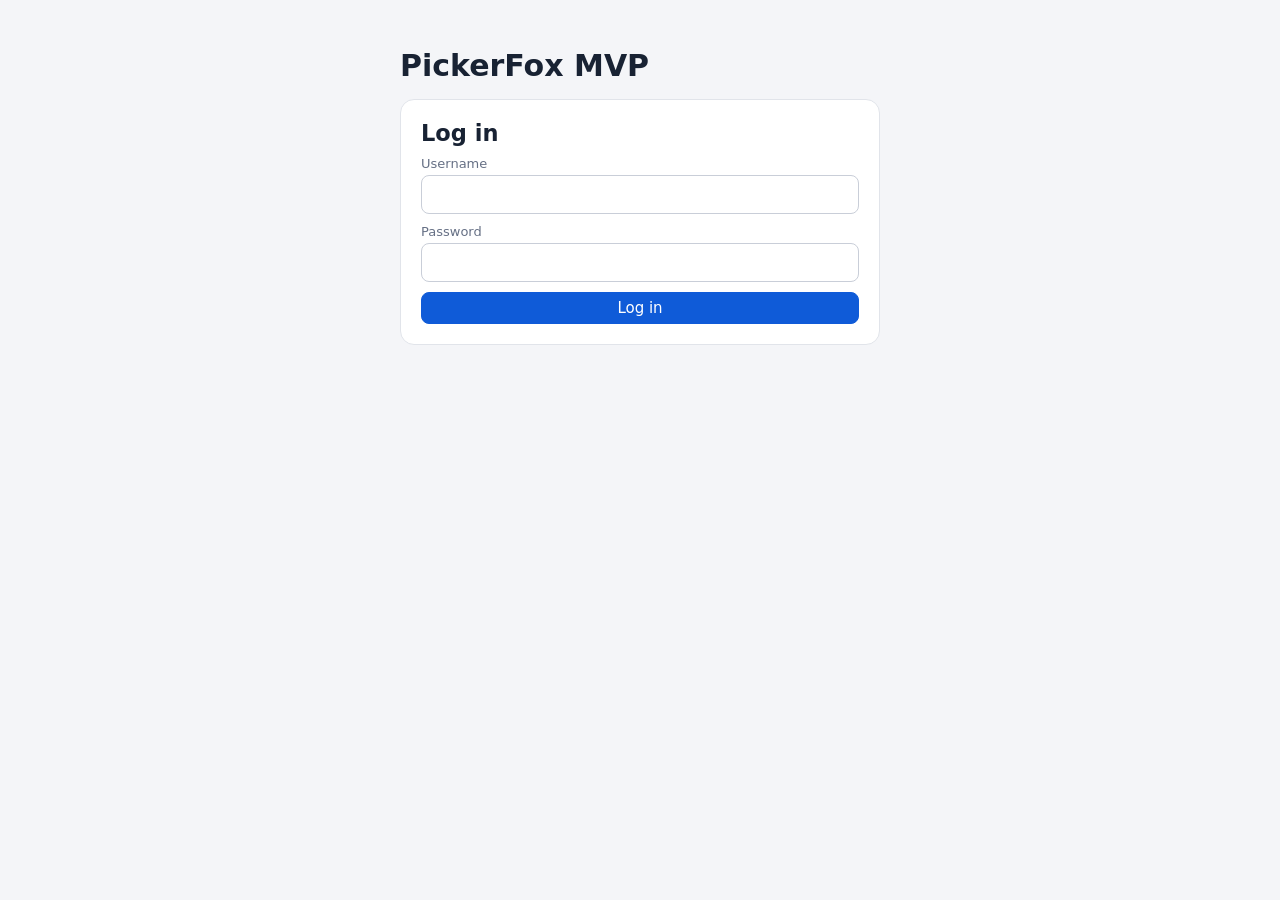
<file: mvp/public/picker.html>
<!doctype html>
<html lang="en">
  <head>
    <meta charset="utf-8">
    <meta name="viewport" content="width=device-width, initial-scale=1, maximum-scale=1, user-scalable=no, viewport-fit=cover">
    <meta name="theme-color" content="#182233">
    <title>PickerFox Picker</title>
    <link rel="stylesheet" href="./shared.css?v=__BUILD__">
    <script src="./vendor/peerjs.min.js?v=__BUILD__"></script>
    <style>
      body { display: flex; flex-direction: column; height: 100vh; height: 100dvh; overflow: hidden; overscroll-behavior: none; }
      #mapwrap { position: relative; flex: 1; min-height: 0; }
      #map { position: absolute; inset: 0; }
      .grow { flex: 1; min-width: 0; }

      .top { position: absolute; top: 8px; left: 8px; right: 8px; display: flex; gap: 8px; align-items: center; pointer-events: none; }
      .top > * { pointer-events: auto; }
      .chip {
        display: inline-flex; align-items: center; gap: 6px; height: 40px; padding: 0 12px; max-width: 100%;
        border: 1px solid rgba(24, 34, 51, 0.18); border-radius: 20px; background: rgba(255, 255, 255, 0.94);
        box-shadow: 0 2px 8px rgba(24, 34, 51, 0.14); cursor: pointer; white-space: nowrap; overflow: hidden; text-overflow: ellipsis;
      }
      #roomBadge { cursor: default; font-weight: 600; padding: 0 10px; min-width: 0; }
      #roomBadge.on { color: #05603a; background: #d1fadf; border-color: #a6f4c5; }
      #roomBadge.off { color: #93370d; background: #fef0c7; border-color: #fedf89; }
      #q { flex: 1; min-width: 0; height: 40px; padding: 0 14px; font-size: 16px; border: 1px solid rgba(24, 34, 51, 0.25); border-radius: 20px; background: #fff; box-shadow: 0 2px 8px rgba(24, 34, 51, 0.14); }
      #results {
        position: absolute; top: 54px; left: 8px; right: 8px; max-height: 60%; overflow: auto; margin: 0; padding: 4px; list-style: none;
        border: 1px solid var(--line); border-radius: 12px; background: #fff; box-shadow: 0 8px 24px rgba(24, 34, 51, 0.2);
      }
      #results button { display: grid; gap: 2px; width: 100%; padding: 9px 10px; border: 0; border-radius: 8px; background: none; text-align: left; cursor: pointer; }
      #results button:active { background: #eef4ff; }
      #results .none { padding: 10px; }

      .zoom { position: absolute; right: 8px; top: 58px; display: grid; gap: 6px; opacity: 0.85; }
      .zoom button { width: 36px; height: 36px; border: 1px solid rgba(24, 34, 51, 0.18); border-radius: 8px; background: #fff; font-size: 1.15rem; line-height: 1; cursor: pointer; }

      #card {
        position: absolute; left: 8px; right: 8px; bottom: 8px; max-height: 58%; overflow: auto; padding: 12px;
        border: 1px solid var(--line); border-radius: 14px; background: rgba(255, 255, 255, 0.97); box-shadow: 0 8px 24px rgba(24, 34, 51, 0.22);
      }
      #card h3 { margin-right: 36px; font-size: 1.05rem; }
      #card .x { position: absolute; top: 6px; right: 6px; width: 36px; height: 36px; border: 0; border-radius: 50%; background: none; font-size: 1.5rem; line-height: 1; cursor: pointer; }
      #card .where { margin-top: 6px; font-weight: 600; }
      #card .where span { font-weight: 400; }
      #card .actions { display: flex; flex-wrap: wrap; align-items: center; gap: 8px; margin-top: 10px; }
      #card .actions .btn { min-height: 40px; }
      #card ul { margin: 6px 0 0; padding: 0; list-style: none; display: grid; gap: 4px; }
      #card .front { margin-top: 10px; }
      #card .slot { min-height: 34px; }
      .report { min-width: 40px; font-weight: 800; color: #9a3412; border-color: #f5c6a5; background: #fff7f0; }

      #sheet { flex: none; border-top: 1px solid var(--line); background: #fff; box-shadow: 0 -4px 14px rgba(24, 34, 51, 0.1); padding-bottom: env(safe-area-inset-bottom); }
      #handle { display: flex; align-items: center; gap: 10px; width: 100%; min-height: 52px; padding: 8px 14px; border: 0; background: none; text-align: left; cursor: pointer; }
      #handle .grow { white-space: nowrap; overflow: hidden; text-overflow: ellipsis; }
      #sheetBody { max-height: 46vh; max-height: 46dvh; overflow: auto; padding: 0 10px 10px; }
      .chips { display: flex; gap: 6px; overflow-x: auto; padding: 2px 0 8px; }
      .listchip { display: inline-flex; align-items: center; gap: 6px; flex: none; padding: 4px 10px 4px 4px; border: 1.5px solid var(--line); border-radius: 10px; background: #fff; cursor: pointer; }
      .listchip.active { border-color: var(--text); background: #f1f3f7; font-weight: 600; }
      .lines { margin: 0; padding: 0; list-style: none; }
      .line { display: flex; align-items: center; gap: 10px; padding: 8px 4px; border-top: 1px solid var(--line); cursor: pointer; }
      .line.cur { background: #eef4ff; }
      .line.picked .nm { text-decoration: line-through; color: var(--muted); }
      .short { color: #b42318; font-weight: 600; }
      .check { flex: none; width: 40px; height: 40px; border: 2px solid #98a2b3; border-radius: 10px; background: #fff; font-size: 1.3rem; line-height: 1; cursor: pointer; }
      .line.picked .check { border-color: #067647; background: #067647; color: #fff; }
      .done-note { padding: 10px 4px; font-weight: 600; color: #067647; }
      .modal-card .btn { min-height: 46px; font-size: 1.02rem; }
    </style>
  </head>
  <body>
    <div id="mapwrap">
      <div id="map"></div>
      <div class="top">
        <button id="who" class="chip" type="button" aria-label="Account and picker"><span class="dot" id="conn"></span><span id="whoName">…</span></button>
        <span id="roomBadge" class="chip small" hidden></span>
        <button id="searchToggle" class="chip" type="button" aria-label="Search products" aria-expanded="false">🔍</button>
        <input id="q" type="search" placeholder="Product name or SKU" aria-label="Search products" autocomplete="off" hidden>
      </div>
      <ul id="results" hidden></ul>
      <div class="zoom">
        <button id="zoomIn" type="button" aria-label="Zoom in">+</button>
        <button id="zoomOut" type="button" aria-label="Zoom out">−</button>
        <button id="zoomReset" type="button" aria-label="Show whole warehouse">⤢</button>
      </div>
      <div id="card" hidden></div>
    </div>
    <section id="sheet" aria-label="Pick list">
      <button id="handle" type="button" aria-expanded="false"></button>
      <div id="sheetBody" hidden></div>
    </section>

    <div id="loginModal" class="modal-backdrop" hidden>
      <form id="login" class="modal-card form">
        <h3>Log in to the manager's room</h3>
        <label>Username<input id="username" autocomplete="username" autocapitalize="none" required></label>
        <label>Password<input id="password" type="password" autocomplete="current-password" required></label>
        <div id="loginError" class="error" hidden></div>
        <button class="btn primary" type="submit">Log in</button>
      </form>
    </div>

    <div id="accountModal" class="modal-backdrop" hidden>
      <div class="modal-card" id="accountBox"></div>
    </div>

    <div id="issueModal" class="modal-backdrop" hidden>
      <form id="issueForm" class="modal-card form">
        <div class="modal-head"><h3>Report a problem</h3><button class="modal-x" data-close type="button" aria-label="Close">×</button></div>
        <div class="small muted" id="issueWhat"></div>
        <div class="choice" id="issueTypes"></div>
        <label>Note (optional)<textarea id="issueNote" rows="2" maxlength="300"></textarea></label>
        <button class="btn primary" type="submit">Send report</button>
      </form>
    </div>

    <script src="./shared.js?v=__BUILD__"></script>
    <script>
      const $ = id => document.getElementById(id);
      const { esc } = PF;
      const params = new URLSearchParams(location.search);
      const room = params.get('room');
      // Without a room the picker works on this browser's data and needs a local login.
      let session = room ? PF.currentUser() : PF.requireRole(['admin', 'user']);
      let state;
      let ix;
      let map;
      let mapReady;
      let me = null;
      let activeId = localStorage.getItem('pf.list');
      let sel = null; // { productId, line?, listId? } or { elementId }
      let sheetOpen = false;
      let frontOpen = false;
      let knownLists = null;
      let issueTarget = null;
      let peerClient = null;

      function choosePicker() {
        if (!session) return;
        if (session.role === 'user') me = session.pickerId;
        else me = params.get('picker') || localStorage.getItem('pf.picker') || me;
      }

      const myLists = () => state.picklists.filter(l => l.pickerId === me);

      function activeList() {
        const lists = myLists();
        return lists.find(l => l.id === activeId) || lists.find(l => PF.status(l) !== 'Done') || lists[0] || null;
      }

      function selectedElements() {
        if (!sel) return new Set();
        if (sel.elementId) return new Set([sel.elementId]);
        return new Set(PF.locations(ix, sel.productId).map(s => s.elementId));
      }

      const selectedLine = list => (sel && list && sel.listId === list.id ? list.lines[sel.line] : null);

      function paint() {
        if (!map) return;
        const list = activeList();
        map.paint({
          stocked: new Set(ix.stockByElement.keys()),
          marks: list ? PF.listMarks(ix, list) : new Map(),
          selected: selectedElements(),
        });
      }

      function render() {
        if (!state) return;
        const picker = ix.pickers.get(me);
        $('whoName').textContent = picker ? picker.name : session ? session.username : 'Log in';
        renderSheet();
        renderCard();
        renderAccount();
        paint();
      }

      function renderAccount() {
        const box = $('accountBox');
        if (!session) {
          box.innerHTML = '';
          return;
        }
        const admin = session.role === 'admin';
        const pickers = admin ? state.pickers.map(p => {
          const count = state.picklists.filter(l => l.pickerId === p.id && PF.status(l) !== 'Done').length;
          const badge = count ? ` <b>(${count} list${count > 1 ? 's' : ''} waiting)</b>` : ' <span class="muted">(0 lists)</span>';
          return `<button class="btn${p.id === me ? ' primary' : ''}" type="button" data-picker="${p.id}">${esc(p.name)}${badge}</button>`;
        }).join('') : '';
        box.innerHTML = `<div class="modal-head"><h3>${esc(session.username)} <span class="small muted">${admin ? 'admin' : 'picker'}</span></h3><button class="modal-x" data-close type="button" aria-label="Close">×</button></div>
          ${admin ? `<div class="small muted">Pick as</div>${pickers}` : ''}
          ${admin && !room ? '<a class="btn" href="./index.html" style="text-align:center;text-decoration:none;color:inherit;">All interfaces</a>' : ''}
          <button class="btn" type="button" data-logout>Log out</button>
          <button class="btn" type="button" data-clear-data>Clear saved data</button>`;
      }

      function renderSheet() {
        const list = activeList();
        const lists = myLists();
        const handle = $('handle');
        const body = $('sheetBody');
        handle.setAttribute('aria-expanded', String(sheetOpen));
        body.hidden = !sheetOpen;
        if (!list) {
          const otherActive = session?.role === 'admin' ? state.picklists.filter(l => PF.status(l) !== 'Done' && l.pickerId) : [];
          if (otherActive.length) {
            const firstOther = otherActive[0];
            const otherName = esc(ix.pickers.get(firstOther.pickerId)?.name || 'another picker');
            handle.innerHTML = `<span class="grow" style="color:#b45309;">${PF.swatch(firstOther)} List ${firstOther.number} assigned to <b>${otherName}</b> · Tap to switch</span>`;
            body.innerHTML = `
              <div style="padding:14px;background:#fef3c7;border-radius:12px;margin:8px 0;display:grid;gap:8px;">
                <div><b>List ${firstOther.number} (${esc(firstOther.customer)})</b> is assigned to <b>${otherName}</b>.</div>
                <button type="button" class="btn primary" data-switch-picker="${firstOther.pickerId}">Pick as ${otherName}</button>
              </div>`;
            return;
          }
          handle.innerHTML = `<span class="grow muted">${me ? 'No pick list assigned' : 'Not linked to a picker'}</span>`;
          body.innerHTML = `<p class="muted">${me ? 'Lists assigned by a manager appear here automatically.' : 'Ask an admin to link your account to a picker.'}</p>`;
          return;
        }
        const { done, total } = PF.progress(list);
        handle.innerHTML = `${PF.swatch(list)}<span class="grow"><b>List ${list.number}</b> · ${esc(list.customer)}</span><span>${done}/${total}</span><span aria-hidden="true">${sheetOpen ? '▾' : '▴'}</span>`;
        const chips = lists.length > 1
          ? `<div class="chips">${lists.map(l => {
            const p = PF.progress(l);
            return `<button type="button" class="listchip${l.id === list.id ? ' active' : ''}" data-list="${l.id}">${PF.swatch(l)}<span>${esc(l.customer)} ${p.done}/${p.total}</span></button>`;
          }).join('')}</div>`
          : '';
        const lines = list.lines.map((line, i) => {
          const p = ix.products.get(line.productId);
          const current = selectedLine(list) === line;
          return `<li class="line${line.picked ? ' picked' : ''}${current ? ' cur' : ''}" data-line="${i}">
            <button type="button" class="check" data-check="${i}" aria-pressed="${line.picked}" aria-label="Picked: ${esc(p?.name)}">${line.picked ? '✓' : ''}</button>
            <div class="grow"><div class="nm"><b>${line.qty} ×</b> ${esc(p?.name)}</div><div class="small muted">${p?.sku} · ${esc(PF.addresses(ix, line.productId))}${line.short > 0 ? ` · <span class="short">short ${line.short}</span>` : ''}</div></div>
          </li>`;
        }).join('');
        body.innerHTML = `${chips}${done === total ? '<div class="done-note">✓ List complete</div>' : ''}<ul class="lines">${lines}</ul>`;
      }

      function renderCard() {
        const card = $('card');
        card.hidden = !sel;
        if (!sel) return;
        const list = activeList();
        const fronts = [];
        let html = '<button class="x" type="button" data-close aria-label="Close">×</button>';
        if (sel.elementId) {
          const el = ix.elements.get(sel.elementId);
          if (!el) { sel = null; card.hidden = true; return; }
          const entries = ix.stockByElement.get(el.id) || [];
          const wanted = new Set(list ? list.lines.filter(l => !l.picked).map(l => l.productId) : []);
          html += `<h3>${el.type === 'rack' ? 'Rack' : 'Pallet'} ${el.code}</h3>`;
          html += entries.length
            ? `<ul>${entries.map(s => {
              const p = ix.products.get(s.productId);
              return `<li><b>${s.qty}</b> × ${esc(p.name)} <span class="small muted">${p.sku}${el.type === 'rack' ? ` · B${s.bay} · L${s.level}` : ''}</span>${wanted.has(p.id) ? ` ${PF.swatch(list)}` : ''}</li>`;
            }).join('')}</ul>`
            : '<p class="muted">Nothing stored here.</p>';
          html += '<div class="actions"><span class="grow"></span><button class="btn report" type="button" data-report aria-label="Report a problem here">!</button></div>';
          fronts.push({ el, hot: wanted });
        } else {
          const p = ix.products.get(sel.productId);
          const locs = PF.locations(ix, p.id);
          const line = selectedLine(list);
          html += `<h3>${esc(p.name)}</h3><div class="small muted">${p.sku} · ${p.mfrSku} · Carton: ${esc(p.cartonLabel)}</div>`;
          html += locs.length
            ? locs.map(s => `<div class="where">📍 ${PF.address(ix, s)} <span class="muted">· ${s.qty} cartons</span></div>`).join('')
            : '<div class="where">No location recorded</div>';
          const shared = locs.flatMap(s => (ix.stockByElement.get(s.elementId) || [])
            .filter(o => o.bay === s.bay && o.level === s.level && o.productId !== p.id)
            .map(o => ({ ...o, product: ix.products.get(o.productId) })));
          if (shared.length) {
            html += `<div class="small muted" style="margin-top:6px;padding:4px 8px;border-radius:6px;background:#f5f3ec;border:1px solid #e5dfd0;">
              <b>Also in this slot:</b> ${shared.map(o => `${o.qty} × ${esc(o.product.name)}`).join(', ')}
            </div>`;
          }
          html += '<div class="actions">';
          if (line) {
            html += `${PF.swatch(list)}<b>Pick ${line.qty}</b>${line.short > 0 ? `<span class="short">short ${line.short}</span>` : ''}<span class="grow"></span><button class="btn${line.picked ? '' : ' primary'}" type="button" data-pick>${line.picked ? 'Undo picked' : 'Picked ✓'}</button>`;
          } else {
            html += '<span class="grow"></span>';
          }
          if (locs.length) html += `<button class="btn" type="button" data-front>${frontOpen ? 'Hide' : 'Show'} front view</button>`;
          html += '<button class="btn report" type="button" data-report aria-label="Report a problem with this product">!</button>';
          html += '</div>';
          if (frontOpen) new Set(locs.map(s => s.elementId)).forEach(id => fronts.push({ el: ix.elements.get(id), hot: new Set([p.id]) }));
        }
        card.innerHTML = html;
        fronts.forEach(f => card.appendChild(PF.frontView(ix, f.el, { hot: f.hot })));
      }

      function selectProduct(productId, line) {
        const list = activeList();
        sel = line === undefined ? { productId } : { productId, line, listId: list.id };
        frontOpen = false;
        // The card carries the pick from here, so the list gives the map its space back.
        sheetOpen = false;
        render();
        map?.focus(selectedElements(), ($('card').offsetHeight + 16) / $('mapwrap').clientHeight);
      }

      function setPicked(index, picked, advance = false) {
        const list = activeList();
        const line = list?.lines[index];
        if (!line) return;
        if (picked && advance) {
          const order = list.lines.map((_, i) => (index + 1 + i) % list.lines.length);
          const next = order.find(i => i !== index && !list.lines[i].picked);
          if (next === undefined) {
            sel = null;
            PF.toast(`List ${list.number} complete`);
          } else {
            selectProduct(list.lines[next].productId, next);
          }
        }
        PF.post(`/api/picklists/${list.id}/pick`, { line: index, picked });
      }

      function openIssue() {
        if (!sel) return;
        if (sel.elementId) {
          const el = ix.elements.get(sel.elementId);
          issueTarget = { elementId: el.id, bay: 1, level: 1, productId: null };
          $('issueWhat').textContent = `${el.type === 'rack' ? 'Rack' : 'Pallet'} ${el.code}`;
        } else {
          const product = ix.products.get(sel.productId);
          const loc = PF.locations(ix, product.id)[0];
          issueTarget = { productId: product.id, elementId: loc?.elementId || null, bay: loc?.bay || null, level: loc?.level || null };
          $('issueWhat').textContent = `${product.name}${loc ? ` · ${PF.address(ix, loc)}` : ''}`;
        }
        $('issueTypes').innerHTML = Object.entries(PF.ISSUE_TYPES).map(([key, label], i) => `<label><input type="radio" name="issueType" value="${key}"${i === 0 ? ' checked' : ''}> ${label}</label>`).join('');
        $('issueNote').value = '';
        $('issueModal').hidden = false;
      }

      $('issueForm').addEventListener('submit', async event => {
        event.preventDefault();
        const type = new FormData(event.target).get('issueType');
        $('issueModal').hidden = true;
        const result = await PF.post('/api/issues', { ...issueTarget, type, note: $('issueNote').value.trim(), by: session?.username || null });
        if (result) PF.toast('Report sent to the managers');
      });

      $('handle').addEventListener('click', () => { sheetOpen = !sheetOpen; render(); });

      $('sheetBody').addEventListener('click', event => {
        const switchBtn = event.target.closest('[data-switch-picker]');
        if (switchBtn) {
          me = switchBtn.dataset.switchPicker;
          localStorage.setItem('pf.picker', me);
          sel = null;
          render();
          return;
        }
        const check = event.target.closest('[data-check]');
        const chip = event.target.closest('[data-list]');
        const line = event.target.closest('[data-line]');
        const list = activeList();
        if (check) {
          const index = Number(check.dataset.check);
          setPicked(index, !list.lines[index].picked);
        } else if (chip) {
          activeId = chip.dataset.list;
          localStorage.setItem('pf.list', activeId);
          sel = null;
          render();
        } else if (line) {
          const index = Number(line.dataset.line);
          selectProduct(list.lines[index].productId, index);
        }
      });

      $('card').addEventListener('click', event => {
        if (event.target.closest('[data-close]')) {
          sel = null;
        } else if (event.target.closest('[data-pick]')) {
          const line = selectedLine(activeList());
          if (line) setPicked(sel.line, !line.picked, true);
          return;
        } else if (event.target.closest('[data-front]')) {
          frontOpen = !frontOpen;
        } else if (event.target.closest('[data-report]')) {
          openIssue();
          return;
        } else {
          return;
        }
        render();
      });

      function renderResults() {
        const query = $('q').value.trim().toLowerCase();
        const box = $('results');
        box.hidden = !query;
        if (!query || !state) return;
        const hits = state.products.filter(p => [p.name, p.sku, p.mfrSku, p.cartonLabel].some(v => v.toLowerCase().includes(query))).slice(0, 8);
        box.innerHTML = hits.length
          ? hits.map(p => `<li><button type="button" data-product="${p.id}"><b>${esc(p.name)}</b><span class="small muted">${p.sku} · ${esc(PF.addresses(ix, p.id))}</span></button></li>`).join('')
          : '<li class="none muted">No product found</li>';
      }

      $('q').addEventListener('input', renderResults);
      $('q').addEventListener('focus', renderResults);
      $('results').addEventListener('click', event => {
        const hit = event.target.closest('[data-product]');
        if (!hit) return;
        $('results').hidden = true;
        $('q').blur();
        selectProduct(hit.dataset.product);
      });
      $('searchToggle').addEventListener('click', () => {
        const input = $('q');
        input.hidden = !input.hidden;
        $('searchToggle').setAttribute('aria-expanded', String(!input.hidden));
        input.value = '';
        $('results').hidden = true;
        if (!input.hidden) input.focus();
      });

      $('who').addEventListener('click', () => {
        if (!session) { $('loginModal').hidden = false; return; }
        renderAccount();
        $('accountModal').hidden = false;
      });
      document.querySelectorAll('.modal-backdrop').forEach(modal => modal.addEventListener('click', event => {
        if (modal.id === 'loginModal') return;
        if (event.target === modal || event.target.closest('[data-close]')) modal.hidden = true;
      }));
      $('accountBox').addEventListener('click', event => {
        if (event.target.closest('[data-clear-data]')) {
          if (confirm('Clear the data saved on this device and reload? You are logged out.')) PF.clearSavedData();
          return;
        }
        if (event.target.closest('[data-logout]')) {
          peerClient?.close();
          if (room) {
            try { localStorage.removeItem('pf.session'); } catch {}
            location.reload();
          } else {
            PF.logout();
          }
          return;
        }
        const choice = event.target.closest('[data-picker]');
        if (!choice) return;
        me = choice.dataset.picker;
        localStorage.setItem('pf.picker', me);
        $('accountModal').hidden = true;
        sel = null;
        knownLists = new Set(myLists().map(l => l.id));
        render();
      });

      $('zoomIn').addEventListener('click', () => map?.zoom(1.5));
      $('zoomOut').addEventListener('click', () => map?.zoom(1 / 1.5));
      $('zoomReset').addEventListener('click', () => map?.reset());

      function applyState(next) {
        state = next;
        ix = PF.index(state);
        map?.updateElements(state.elements);
        if (sel && sel.listId && !myLists().some(l => l.id === sel.listId)) sel = null;
        const mine = myLists();
        if (knownLists) {
          const fresh = mine.filter(l => !knownLists.has(l.id));
          if (fresh.length) PF.toast(`New pick list ${fresh.map(l => l.number).join(', ')} assigned to you`);
        }
        knownLists = new Set(mine.map(l => l.id));
        mapReady ||= PF.createMap($('map'), state, {
          onSelect: id => { sel = id ? { elementId: id } : null; if (id) sheetOpen = false; render(); },
        }).then(created => { map = created; paint(); });
        render();
      }

      function badge(online, text) {
        $('conn').classList.toggle('on', online);
        const node = $('roomBadge');
        node.hidden = false;
        node.className = `chip small ${online ? 'on' : 'off'}`;
        node.textContent = online ? `🟢 ${room.slice(0, 6)}` : `🟡 ${text || 'Connecting…'}`;
      }

      function joinRoom(credentials) {
        peerClient?.close();
        peerClient = PF.connectPeerClient({
          roomCode: room,
          credentials,
          onWelcome: user => {
            session = PF.setSession(user, credentials.passHash);
            $('loginModal').hidden = true;
            choosePicker();
          },
          onDenied: reason => {
            try { localStorage.removeItem('pf.session'); } catch {}
            session = null;
            badge(false, 'Not logged in');
            $('loginError').textContent = reason || 'Wrong username or password';
            $('loginError').hidden = false;
            $('loginModal').hidden = false;
          },
          onState: applyState,
          onStatus: (online, text) => {
            badge(online, text);
            if (online) PF.toast(text);
          },
        });
      }

      $('login').addEventListener('submit', async event => {
        event.preventDefault();
        $('loginError').hidden = true;
        joinRoom({ username: $('username').value.trim(), passHash: await PF.sha256($('password').value) });
      });

      if (room) {
        // The manager checks the login; this phone works on the manager's data.
        badge(false, 'Not logged in');
        if (session) joinRoom({ username: session.username, passHash: session.passHash });
        else $('loginModal').hidden = false;
      } else if (session) {
        choosePicker();
        PF.connect(next => {
          PF.checkSession(next);
          applyState(next);
        }, online => $('conn').classList.toggle('on', online));
      }
    </script>
  </body>
</html>
</file>
<file: mvp/public/shared.css>
:root {
  --bg: #f4f5f8;
  --panel: #fff;
  --line: #e1e4ea;
  --text: #182233;
  --muted: #667085;
  --accent: #0f5bd8;
  --sel: #e53935;
  font-family: system-ui, "Segoe UI", Arial, sans-serif;
}

* { box-sizing: border-box; }
html, body { height: 100%; margin: 0; }
body { background: var(--bg); color: var(--text); font-size: 15px; }
button, input, select { font: inherit; color: inherit; }
h1, h2, h3, p { margin: 0; }
[hidden] { display: none !important; }

.btn { border: 1px solid #c9ced8; background: #fff; border-radius: 8px; padding: 6px 12px; cursor: pointer; }
.btn:hover { background: #f1f5ff; }
.btn.primary { background: var(--accent); border-color: var(--accent); color: #fff; }
.btn.primary:hover { background: #0c4cb8; }
.btn.danger { color: #b42318; }
.muted { color: var(--muted); }
.small { font-size: 12.5px; }

.swatch {
  display: inline-grid; place-items: center; flex: none;
  min-width: 28px; height: 28px; padding: 0 6px;
  border-radius: 7px; border: 1px solid rgba(0, 0, 0, 0.3);
  background: var(--c); color: var(--ink); font-weight: 700;
}

.dot { display: inline-block; flex: none; width: 9px; height: 9px; border-radius: 50%; background: #d92d20; }
.dot.on { background: #12b76a; }

.progress { height: 6px; border-radius: 3px; background: #e6e8ee; overflow: hidden; }
.progress > i { display: block; height: 100%; background: var(--c, var(--accent)); }

/* Map */
.pf-map { display: block; width: 100%; height: 100%; background: #fdfdfb; touch-action: none; user-select: none; -webkit-user-select: none; cursor: grab; }
.pf-map .el { cursor: pointer; }
.pf-map .el-base { vector-effect: non-scaling-stroke; transition: fill 0.12s, stroke 0.12s; }
.pf-map .el.pallet .el-base { fill: #fdfbf7; stroke: #c2c0dc; stroke-width: 1.6; }
.pf-map .el.pallet.stocked .el-base { fill: #e5e3f5; }
.pf-map .el.rack .el-base { fill: #ebf2fc; stroke: #4f84b8; stroke-width: 2.2; }
.pf-map .el.rack.stocked .el-base { fill: #d4e5fc; }
.pf-map .el.st.st-ok .el-base { fill: #cfe8d2; }
.pf-map .el.st.st-low .el-base { fill: #f6e3a8; }
.pf-map .el.st.st-crit .el-base { fill: #f2b8ae; }
.pf-map .el.mark .el-base { fill: var(--mark) !important; stroke: #182233 !important; }
.pf-map .el.mark.done .el-base { fill-opacity: 0.25 !important; }
.pf-map .el.sel .el-base { stroke: #111 !important; stroke-width: 4 !important; }
.pf-map .el.sel:not(.mark) .el-base { fill: var(--sel) !important; }
.pf-map .bg-aisle { fill: #dbe4ed; stroke: #b0c2d4; stroke-width: 1.6; }
.pf-map .lbl-circulation { font: 700 24px Arial, sans-serif; text-anchor: middle; dominant-baseline: central; fill: #4a637a; letter-spacing: 3px; pointer-events: none; }
.pf-map .lbl-circulation-sub { font: 700 18px Arial, sans-serif; text-anchor: middle; dominant-baseline: central; fill: #4a637a; fill-opacity: 0.8; letter-spacing: 1.5px; pointer-events: none; }
.pf-map .lbl { font: 24px Arial, sans-serif; text-anchor: middle; dominant-baseline: central; pointer-events: none; fill: #656382; paint-order: stroke; stroke: #fff; stroke-width: 4px; stroke-linejoin: round; }
.pf-map .lbl.rack { font-size: 38px; font-weight: 700; fill: #0b2f9e; stroke-width: 6px; }
.pf-map .lbl-room { font: 700 36px Arial, sans-serif; text-anchor: middle; dominant-baseline: central; pointer-events: none; fill: #374151; letter-spacing: 2px; }
.pf-map .lbl-room-sub { font: 20px Arial, sans-serif; text-anchor: middle; dominant-baseline: central; pointer-events: none; fill: #6b7280; }
.pf-map .lbl-room-sm { font: 700 24px Arial, sans-serif; text-anchor: middle; dominant-baseline: central; pointer-events: none; fill: #4b5563; }
.pf-map .lbl-outside { font: 700 32px Arial, sans-serif; text-anchor: middle; dominant-baseline: central; pointer-events: none; fill: #4e5f52; letter-spacing: 4px; }
.pf-map .lbl-dock { font: 700 18px Arial, sans-serif; text-anchor: middle; dominant-baseline: central; pointer-events: none; fill: #0d47a1; letter-spacing: 1px; }
.pf-map .lbl-block { font: 700 26px Arial, sans-serif; text-anchor: start; dominant-baseline: central; pointer-events: none; fill: #607282; fill-opacity: 0.55; letter-spacing: 2px; }
.pf-map .pin {
  fill: rgba(229, 57, 53, 0.18); stroke: var(--sel); stroke-width: 4; vector-effect: non-scaling-stroke; pointer-events: none;
  animation: pin-pulse 1.3s ease-in-out infinite alternate;
}
.pf-map .issue-pin { pointer-events: none; }
.pf-map .issue-pin circle { fill: #d9480f; stroke: #fff; stroke-width: 3; vector-effect: non-scaling-stroke; }
.pf-map .issue-pin text { font: 700 34px Arial, sans-serif; fill: #fff; text-anchor: middle; dominant-baseline: central; }
@keyframes pin-pulse {
  from { stroke-width: 4; fill-opacity: 0.12; }
  to { stroke-width: 9; fill-opacity: 0.35; }
}

/* Front view */
.front { display: grid; grid-template-columns: 24px repeat(var(--bays), minmax(0, 1fr)); gap: 4px; }
.front .ax { display: grid; place-items: center; font-size: 11px; color: var(--muted); }
.slot {
  display: flex; flex-direction: column; justify-content: flex-end; gap: 2px;
  min-height: 52px; max-height: 120px; overflow-y: auto; padding: 3px; text-align: left; cursor: pointer;
  border: 1.5px solid #9aa4b8; border-radius: 4px; background: #fff;
}
.slot.empty { background: repeating-linear-gradient(45deg, #f7f8fa, #f7f8fa 6px, #eef0f4 6px, #eef0f4 12px); }
.slot.hot { border-color: var(--sel); box-shadow: inset 0 0 0 2px var(--sel); background: #fff1f0; }
.slot.sel { outline: 3px solid var(--accent); outline-offset: 1px; }
.carton {
  display: block; padding: 2px 4px; border: 1px solid #c9ad7a; border-radius: 3px; background: #ecdcbd;
  font-size: 11px; line-height: 1.25; white-space: nowrap; overflow: hidden; text-overflow: ellipsis; flex-shrink: 0;
}
.carton.hot { background: var(--sel); border-color: #a51d15; color: #fff; }
.front .base { grid-column: 2 / -1; height: 8px; border-radius: 2px; background: #b08d57; }

.toast {
  position: fixed; left: 50%; bottom: 84px; transform: translateX(-50%); z-index: 50;
  max-width: 90vw; padding: 9px 14px; border-radius: 10px; background: #182233; color: #fff;
  box-shadow: 0 6px 20px rgba(0, 0, 0, 0.25);
}

/* Modals & QR Code */
.modal-backdrop {
  position: fixed; inset: 0; z-index: 70;
  display: grid; place-items: center; padding: 20px;
  background: rgba(24, 34, 51, 0.55);
}
.modal-card {
  display: grid; gap: 12px; width: min(420px, 100%); min-width: 0; max-height: calc(100dvh - 40px); overflow: auto;
  padding: 20px; border-radius: 16px; background: #fff;
  box-shadow: 0 12px 32px rgba(0, 0, 0, 0.25);
}
.modal-card > * { min-width: 0; }
.modal-card h3 { font-size: 1.15rem; }
.modal-head { display: flex; align-items: center; justify-content: space-between; gap: 8px; }
.modal-x { width: 36px; height: 36px; border: 0; border-radius: 50%; background: none; font-size: 1.5rem; line-height: 1; cursor: pointer; }
.qr-box svg { display: inline-block; width: 100%; max-width: 240px; height: auto; border: 8px solid #fff; border-radius: 10px; box-shadow: 0 2px 12px rgba(0, 0, 0, 0.14); }
.code-text { font-weight: 700; font-size: 12.5px; background: #eee; padding: 2px 8px; border-radius: 4px; word-break: break-all; }

/* Forms */
.form { display: grid; gap: 10px; }
.form label { display: grid; gap: 4px; font-size: 13px; color: var(--muted); }
.form input, .form select, .form textarea {
  width: 100%; padding: 9px 10px; border: 1px solid #c9ced8; border-radius: 8px; background: #fff; font-size: 16px; color: var(--text);
}
.form .error { color: #b42318; font-size: 13px; }
.choice { display: grid; gap: 6px; }
.choice label { display: flex; align-items: center; gap: 8px; padding: 10px; border: 1px solid var(--line); border-radius: 10px; color: var(--text); font-size: 15px; cursor: pointer; }
.choice input { width: auto; }
.peer-indicator { display: inline-flex; align-items: center; gap: 6px; font-weight: 600; font-size: 13px; }
</file>
